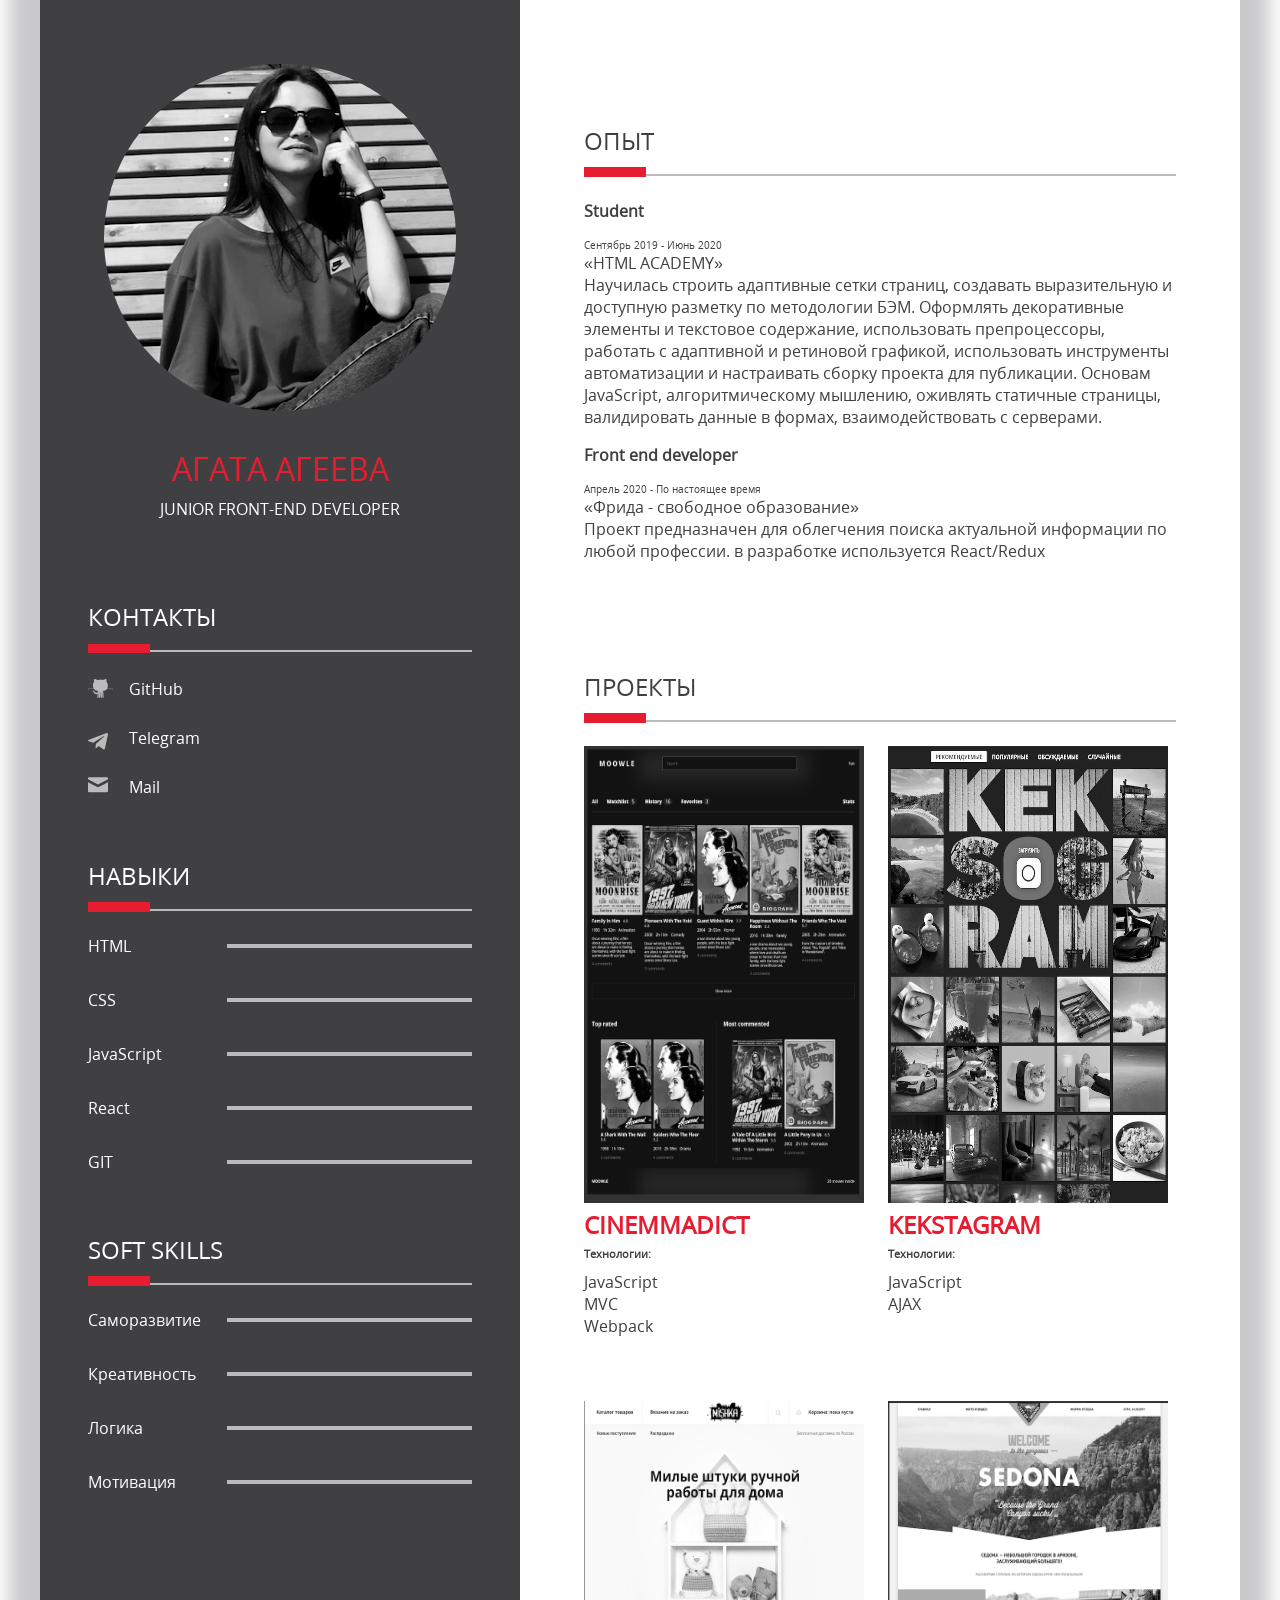
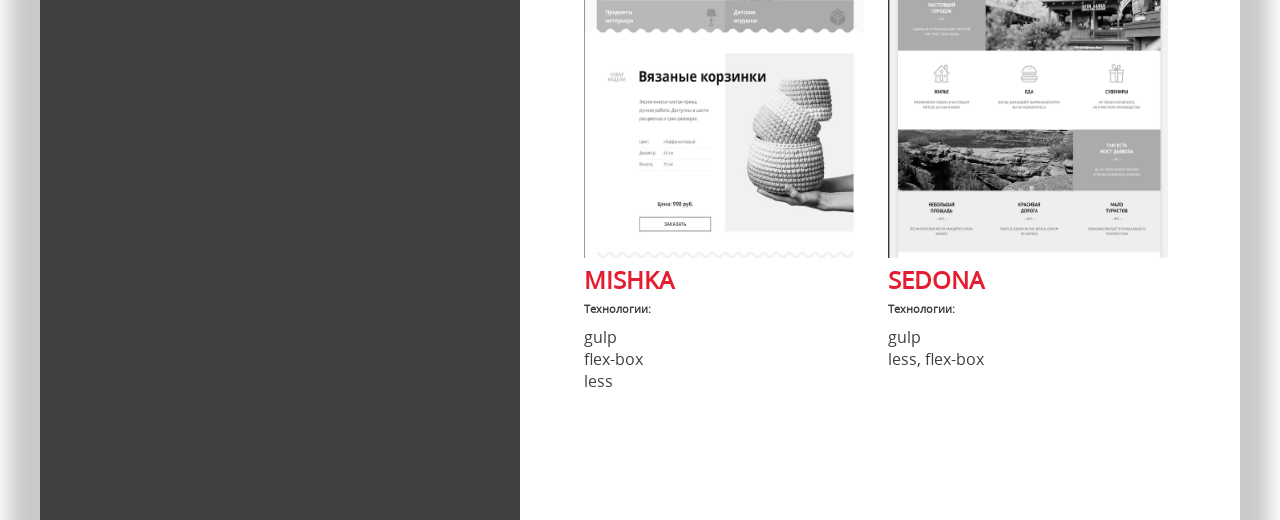
<file: index.html>
<!DOCTYPE html>
<html lang="en">

<head>
    <meta charset="UTF-8">
    <meta name="viewport" content="width=device-width, initial-scale=1.0">
    <title>Web developer</title>
    <link rel="stylesheet" href="./style.css">
</head>

<body>
    <main>
        <section class="info">
            <div class="info__img-wrapper">
                <img class="info__img" src="./img/Screenshot 2020-08-12 at 16.22.56.png" alt="фото разработчика">
            </div>
            <h1 class="info__owner">Агата Агеева
                <small>Junior front-end developer</small>
            </h1>
            <div class="contacts">
                <h2 class="contacts__title title">Контакты</h2>
                <ul class="contacts__list list">
                    <li class="contacts__list-item">
                        <a href="https://github.com/summer4requiem" target="_blank">
                            <svg class="contacts__list-icon" viewBox="0 0 512 512" class="icon">
                                <path
                                    d="M7 266.8c22.6-5.7 53.3-13.4 107-14.8-1.4-3-2.8-6-4-9.2-21-.2-85.4 2.8-107.5 8.2H2c-.6 0-1.3-.4-1.5-1.2-.2-1 .4-1.8 1.3-2 21.8-5.4 84.8-8.4 107-8.3-5-14.8-7.2-31.7-7.2-50.6 0-33.6 10.5-46.2 24.5-64-10.6-38.3 4-64.4 4-64.4s22.5-4.7 65 25.8c23.2-9.8 84.7-10.7 113.8-2.2 18-11.8 50.6-28.5 63.8-23.8 3.6 5.7 11.3 22.5 4.7 59.3 4.5 8 27.7 25.3 27.8 74-.2 18-2 33-5.6 45.8 55.6-.4 88.2 4 110.8 8.3.8.2 1.4 1 1.3 2-.2.7-1 1.3-1.6 1.3h-.5c-22.4-4-55.2-8.7-111-8.2-1 3.3-2 6.4-3.3 9.3 19 .7 71.2 2.8 113.8 15.8 1 .3 1.4 1.2 1 2 0 .8-.7 1.2-1.4 1.2h-.5c-43-13.2-96.5-15-114.2-15.6-15.4 34-47 46.6-98.3 51.8 16.6 10.5 21.3 23.6 21.3 59 0 35.5-.5 40.2-.3 48.4 0 13.4 19.7 19.8 19 24-.7 4.4-16.4 3.7-23.7 1-20.8-7-18.7-24.4-18.7-24.4l-.6-47.4s1.4-25.5-8-25.5V420c0 16.8 11.8 22 11.8 28 0 10.8-21.6-1-28.2-7.6-10-10-9-31.7-8.7-48.8.2-16.4-.2-52.5-.2-52.5l-6.8.3s3 78.7-3.6 93c-8.3 18.4-33.5 24.8-33.5 16.4 0-5.7 6.3-4 9.8-16.5 3-10.8 2-91 2-91s-8.2 4.8-8.2 19.8l-.2 57.8c0 14.8-20.8 23-31 23-5 0-11.3 0-11.3-2.8 0-6.8 19.2-10.8 19.2-25l-.3-43.8s-9.7 1.7-23.4 1.7c-34.6 0-45.6-22.2-50.8-34.6-6.8-16-15.6-23.7-25-29.7-5.7-3.7-7-8-.4-9.4 30.7-5.7 38.5 34.8 59 41.3 14.6 4.6 33.4 2.6 42.7-3.5 1.4-12.3 10.3-23 17.7-28.6-52-5-83-23-99-52-54.4 1.2-85.3 9-108 14.6L3 271.2h-.4c-.8 0-1.5-.5-1.6-1.2-.3-1 .3-1.8 1.2-2l4.8-1.2z">
                                </path>
                            </svg>
                            <span>GitHub</span>
                        </a>
                    </li>
                    <li class="contacts__list-item">
                        <a href="tg://resolve?domain=summer_requiem">
                            <svg class="contacts__list-icon" xmlns="http://www.w3.org/2000/svg" width="24" height="24"
                                viewBox="0 0 30 15">
                                <defs />
                                <path
                                    d="M9.417 15.181l-.397 5.584c.568 0 .814-.244 1.109-.537l2.663-2.545 5.518 4.041c1.012.564 1.725.267 1.998-.931L23.93 3.821l.001-.001c.321-1.496-.541-2.081-1.527-1.714l-21.29 8.151c-1.453.564-1.431 1.374-.247 1.741l5.443 1.693L18.953 5.78c.595-.394 1.136-.176.691.218z" />
                            </svg>
                            <span>Telegram</span>
                        </a>
                    </li>
                    <li class="contacts__list-item">
                        <a href="mailto:summer.requiem96@gmail.com">
                            <svg viewBox="0 7 20 5" class="contacts__list-icon" xmlns="http://www.w3.org/2000/svg"
                                width="16" height="16">
                                <path
                                    d="M8 10c-.266 0-.5-.094-1-.336L0 6v7c0 .55.45 1 1 1h14c.55 0 1-.45 1-1V6L9 9.664c-.5.242-.734.336-1 .336zm7-8H1c-.55 0-1 .45-1 1v.758l8 4.205 8-4.205V3c0-.55-.45-1-1-1z" />
                            </svg>
                            <span>Mail</span>
                        </a>
                    </li>
                </ul>
            </div>
            <div class="skills">
                <h3 class="skills__title title">Навыки</h3>
                <ul class="skills__list list">
                    <li class="skills__list__item">
                        <span>HTML</span>
                        <svg class="skills__list-svg">
                            <rect style="width: 90%;" class="skills__bar"></rect>
                        </svg>
                    </li>
                    <li class="skills__list__item">
                        <span>CSS</span>
                        <svg class="skills__list-svg">
                            <rect style="width: 70%;" class="skills__bar"></rect>
                        </svg>
                    </li>
                    <li class="skills__list__item">
                        <span>JavaScript</span>
                        <svg class="skills__list-svg">
                            <rect style="width: 45%;" class="skills__bar"></rect>
                        </svg>
                    </li>
                    <li class="skills__list__item">
                        <span>React</span>
                        <svg class="skills__list-svg">
                            <rect style="width: 40%;" class="skills__bar"></rect>
                        </svg>
                    </li>
                    <li class="skills__list__item">
                        <span>GIT</span>
                        <svg class="skills__list-svg">
                            <rect style="width: 60%;" class="skills__bar"></rect>
                        </svg>
                    </li>
                </ul>
            </div>
            <div>
                <div class="title">Soft skills</div>
                <ul class="skills__list list">
                    <li class="skills__list__item">
                        <span>Cаморазвитие</span>
                        <svg class="skills__list-svg">
                            <rect style="width: 90%;" class="skills__bar"></rect>
                        </svg>
                    </li>
                    <li class="skills__list__item">
                        <span>Креативность</span>
                        <svg class="skills__list-svg">
                            <rect style="width: 90%;" class="skills__bar"></rect>
                        </svg>
                    </li>
                    <li class="skills__list__item">
                        <span>Логика</span>
                        <svg class="skills__list-svg">
                            <rect style="width: 90%;" class="skills__bar"></rect>
                        </svg>
                    </li>
                    <li class="skills__list__item">
                        <span>Мотивация </span>
                        <svg class="skills__list-svg">
                            <rect style="width: 90%;" class="skills__bar"></rect>
                        </svg>
                    </li>
                </ul>
            </div>
        </section>
        <div class="content__wrapper">
            <section class="details">
                <h3 class="details__title title">Опыт</h3>
                <div class="experience">
                    <p class="experience__group">
                        <strong>Student</strong>
                    <div class="experience__time-range"><time>Cентябрь 2019</time> - <time>Июнь 2020</time>
                    </div>
                    <span>«HTML ACADEMY»</span>
                    <div>
                        Научилась строить адаптивные сетки страниц, создавать выразительную и доступную разметку по методологии БЭМ. Оформлять декоративные элементы и текстовое содержание,
                        использовать препроцессоры, работать с адаптивной и ретиновой графикой, использовать инструменты
                        автоматизации и настраивать сборку проекта для публикации.
                        Основам JavaScript, алгоритмическому мышлению, оживлять статичные страницы, валидировать данные в формах, взаимодействовать с серверами.
                    </div>
                    </p>
                    <p class="experience__group">
                        <strong>Front end developer</strong>
                    <div class="experience__time-range"><time>Апрель 2020</time> - <time>По настоящее время</time>
                    </div>
                    <span>«Фрида - свободное образование»</span>
                    <div>
                        Проект предназначен для облегчения поиска актуальной информации по любой профессии.
                        в разработке используется React/Redux
                    </div>
                    </p>
                </div>
            </section>
            <section class="projects">
                <h3 class="hobbys__title details__title title">Проекты</h3>
                <ul class="projects__list list">
                    <li class="projects__list__item">
                        <a href="" target="_blank">
                            <img src="./img/cinema-cut.png" alt="Онлайн-кинотеатр" width="100">
                        </a>
                        <div class="projects__about">
                            <h4 class="projects__about-title">Cinemmadict</h4>
                            <strong class="projects__about-description">Технологии:</strong>
                            <ul class="list">
                                <li>JavaScript</li>
                                <li>MVC</li>
                                <li>Webpack</li>
                            </ul>
                        </div>
                    </li>
                    <li class="projects__list__item">
                        <a href="https://summer4requiem.github.io/projects/kekstagram/" target="_blank">
                            <img src="./img/qqqqqq2020-08-12 at 18.42.29.png" alt="Кекстаграм" width="100">
                        </a>
                        <div class="projects__about">
                            <h4 class="projects__about-title">Kekstagram</h4>
                            <strong class="projects__about-description">Технологии:</strong>
                            <ul class="list">
                                <li>JavaScript</li>
                                <li>AJAX</li>
                            </ul>
                        </div>
                    </li>
                    <li class="projects__list__item">
                        <a href="https://summer4requiem.github.io/projects/mishka/index.html" target="_blank">
                            <img src="./img/mishka-cut.png" alt="Онлайн-магазин" width="100">
                        </a>
                        <p class="projects__about">
                        <h4 class="projects__about-title">Mishka</h4>
                        <strong class="projects__about-description">Технологии:</strong>
                        <ul class="list">
                            <li>gulp</li>
                            <li>flex-box</li>
                            <li>less</li>
                        </ul>
                        </p>
                    </li>
                    <li class="projects__list__item">
                        <a href="https://summer4requiem.github.io/projects/sedona/" target="_blank">
                            <img src="./img/sedona-cut.png" alt="Туристический сайт" width="100">
                        </a>
                        <p class="projects__about">
                        <h4 class="projects__about-title">Sedona</h4>
                        <strong class="projects__about-description">Технологии:</strong>
                        <ul class="list">
                            <li>gulp</li>
                            <li>less, flex-box</li>
                        </ul>
                        </p>
                    </li>
                </ul>
        </div>
        </section>
    </main>
</body>

</html>
</file>
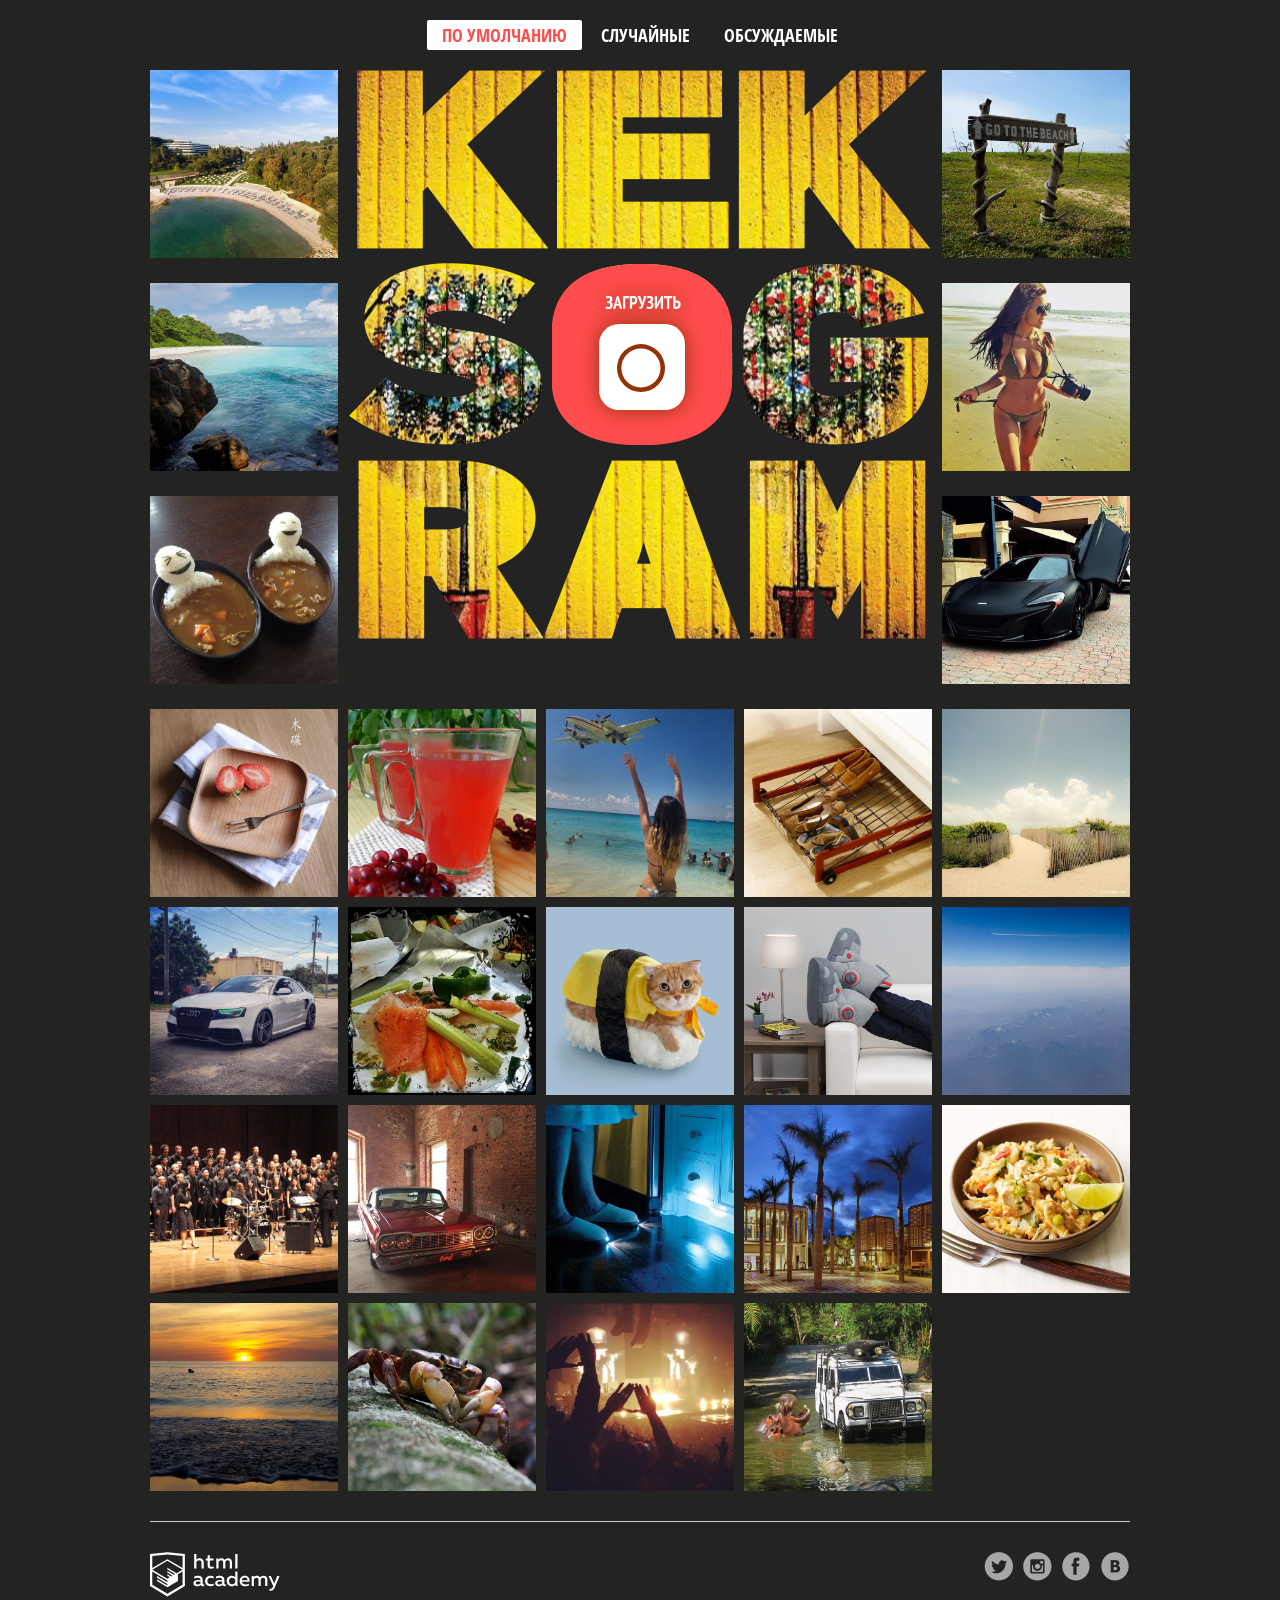
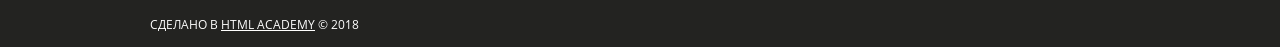
<file: projects/kekstagram/index.html>
<!DOCTYPE html>
<html lang="ru">

<head>
  <meta charset="utf-8">
  <meta name="viewport" content="width=device-width,initial-scale=1">
  <link rel="stylesheet" href="css/normalize.css">
  <link rel="stylesheet" href="css/style.css">
  <link rel="shortcut icon" href="favicon.ico" type="image/x-icon">
  <title>Кекстаграм</title>
</head>

<body>
  <main>

    <!-- Фильтрация изображений от других пользователей -->
    <section class="img-filters  img-filters--inactive  container">
      <h2 class="img-filters__title  visually-hidden">Фильтр фотографий</h2>
      <form class="img-filters__form" action="index.html" method="get" autocomplete="off">
        <button type=button class="img-filters__button  img-filters__button--active" id="filter-default">По
          умолчанию</button>
        <button type=button class="img-filters__button" id="filter-random">Случайные</button>
        <button type=button class="img-filters__button" id="filter-discussed">Обсуждаемые</button>
      </form>
    </section>

    <!-- Контейнер для изображений от других пользователей -->
    <section class="pictures  container">
      <h2 class="pictures__title  visually-hidden">Фотографии других пользователей</h2>

      <!-- Поле для загрузки нового изображения на сайт -->
      <section class="img-upload">
        <div class="img-upload__wrapper">
          <h2 class="img-upload__title  visually-hidden">Загрузка фотографии</h2>
          <form class="img-upload__form" id="upload-select-image" method="post" enctype="multipart/form-data"
            action="./upload.json" autocomplete="off">

            <!-- Изначальное состояние поля для загрузки изображения -->
            <fieldset class="img-upload__start">
              <input  name="filename" type="file" id="upload-file" class="img-upload__input  visually-hidden">
              <label for="upload-file" class="img-upload__label  img-upload__control" tabindex="0">Загрузить</label>
            </fieldset>

            <!-- Форма редактирования изображения -->
            <div class="img-upload__overlay hidden">
              <div class="img-upload__wrapper">
                <div class="img-upload__preview-container">

                  <!-- Изменение размера изображения -->
                  <fieldset class="img-upload__scale  scale">
                    <button type="button" class="scale__control  scale__control--smaller">Уменьшить</button>
                    <input type="text" class="scale__control  scale__control--value" value="100%" title="Image Scale"
                      name="scale" readonly>
                    <button type="button" class="scale__control  scale__control--bigger">Увеличить</button>
                  </fieldset>

                  <!-- Предварительный просмотр изображения -->
                  <div class="img-upload__preview">
                    <img class="default-image" src="img/upload-default-image.jpg"  alt="Предварительный просмотр фотографии" width="586px" height="auto">
                  </div>

                  <!-- Изменение глубины эффекта, накладываемого на изображение -->
                  <fieldset class="img-upload__effect-level  effect-level">
                    <input class="effect-level__value" type="number" name="effect-level" value="20">
                    <div class="effect-level__line">
                      <div class="effect-level__pin" tabindex="0">Кнопка изменения глубины эффекта фотографии</div>
                      <div class="effect-level__depth">Глубина эффекта фотографии</div>
                    </div>
                  </fieldset>

                  <!-- Кнопка для закрытия формы редактирования изображения -->
                  <button type="reset" class="img-upload__cancel  cancel" id="upload-cancel">Закрыть</button>
                </div>

                <!-- Наложение эффекта на изображение -->
                <fieldset class="img-upload__effects  effects">
                  <ul class="effects__list">
                    <li class="effects__item">
                      <input type="radio" class="effects__radio  visually-hidden" name="effect" id="effect-none"
                        value="none" checked>
                      <label for="effect-none" class="effects__label">
                        <span class="effects__preview  effects__preview--none">Превью фото без эффекта</span>
                        Оригинал
                      </label>
                    </li>
                    <li class="effects__item">
                      <input type="radio" class="effects__radio  visually-hidden" name="effect" id="effect-chrome"
                        value="chrome">
                      <label for="effect-chrome" class="effects__label">
                        <span class="effects__preview  effects__preview--chrome">Превью эффекта Хром</span>
                        Хром
                      </label>
                    </li>
                    <li class="effects__item">
                      <input type="radio" class="effects__radio  visually-hidden" name="effect" id="effect-sepia"
                        value="sepia">
                      <label for="effect-sepia" class="effects__label">
                        <span class="effects__preview  effects__preview--sepia">Превью эффекта Сепия</span>
                        Сепия
                      </label>
                    </li>
                    <li class="effects__item">
                      <input type="radio" class="effects__radio  visually-hidden" name="effect" id="effect-marvin"
                        value="marvin">
                      <label for="effect-marvin" class="effects__label">
                        <span class="effects__preview  effects__preview--marvin">Превью эффекта Марвин</span>
                        Марвин
                      </label>
                    </li>
                    <li class="effects__item">
                      <input type="radio" class="effects__radio  visually-hidden" name="effect" id="effect-phobos"
                        value="phobos">
                      <label for="effect-phobos" class="effects__label">
                        <span class="effects__preview  effects__preview--phobos">Превью эффекта Фобос</span>
                        Фобос
                      </label>
                    </li>
                    <li class="effects__item">
                      <input type="radio" class="effects__radio  visually-hidden" name="effect" id="effect-heat"
                        value="heat">
                      <label for="effect-heat" class="effects__label">
                        <span class="effects__preview  effects__preview--heat">Превью эффекта Зной</span>
                        Зной
                      </label>
                    </li>
                  </ul>
                </fieldset>

                <!-- Добавление хэш-тегов и комментария к изображению -->
                <fieldset class="img-upload__text text">
                  <input class="text__hashtags" name="hashtags" placeholder="#хэш-тег">
                  <textarea class="text__description" name="description" placeholder="Ваш комментарий..." type="text"
                    maxlength="140"></textarea>
                </fieldset>

                <!-- Кнопка для отправки данных на сервер -->
                <button type="submit" class="img-upload__submit" id="upload-submit">Опубликовать</button>
              </div>
            </div>
          </form>
        </div>
      </section>

      <!-- Здесь будут изображения других пользователей -->

    </section>

    <!-- Полноэкранный показ изображения -->
    <section class="big-picture  overlay  hidden">
      <h2 class="big-picture__title  visually-hidden">Просмотр фотографии</h2>
      <div class="big-picture__preview">

        <!-- Просмотр изображения -->
        <div class="big-picture__img">
          <img src="img/logo-background-3.jpg" alt="Девушка в купальнике" width="600" height="600">
        </div>

        <!-- Информация об изображении. Подпись, комментарии, количество лайков -->
        <div class="big-picture__social  social">
          <div class="social__header">
            <img class="social__picture" src="img/avatar-1.svg" alt="Аватар автора фотографии" width="35" height="35">
            <p class="social__caption">Тестим новую камеру! =)</p>
            <p class="social__likes">Нравится <span class="likes-count">356</span></p>
          </div>

          <!-- Комментарии к изображению -->
          <div class="social__comment-count">
            <span class="comments-loaded">5</span>
            из
            <span class="comments-count">125</span> комментариев
          </div>
          <ul class="social__comments">
            <li class="social__comment">
              <img class="social__picture" src="img/avatar-4.svg" alt="Аватар комментатора фотографии" width="35"
                height="35">
              <p class="social__text">Мега фото! Просто обалдеть. Как вам так удалось?</p>
            </li>
            <li class="social__comment">
              <img class="social__picture" src="img/avatar-3.svg" alt="Аватар комментатора фотографии" width="35"
                height="35">
              <p class="social__text">Да это фоташоп!!!!!!!!</p>
            </li>
          </ul>

          <!-- Кнопка для загрузки новой порции комментариев -->
          <button type="button" class="social__comments-loader  comments-loader">Загрузить еще</button>

          <!-- Форма для отправки комментария -->
          <div class="social__footer">
            <img class="social__picture" src="img/avatar-6.svg" alt="Аватар комментатора фотографии" width="35"
              height="35">
            <input type="text" class="social__footer-text" placeholder="Ваш комментарий..." maxlength="140">
            <button type="submit" class="social__footer-btn" name="button">Отправить</button>
          </div>
        </div>

        <!-- Кнопка для выхода из полноэкранного просмотра изображения -->
        <button type="reset" class="big-picture__cancel  cancel" id="picture-cancel" tabindex="0">Закрыть</button>
      </div>
    </section>
  </main>

  <footer class="page-footer  container">
    <div class="page-footer__wrapper">
      <div class="page-footer__copyright  copyright">
        <a class="copyright__link  copyright__link--image" href="https://htmlacademy.ru/intensive/javascript"><img
            src="img/htmla-logo.svg" width="130" height="45" alt="HTML Academy"></a>
        <p>Сделано в <a class="copyright__link  copyright__link--text"
            href="https://htmlacademy.ru/intensive/javascript">HTML Academy</a> &copy; 2018</p>
      </div>
      <ul class="page-footer__contacts  contacts">
        <li><a href="https://twitter.com/htmlacademy_ru" class="contacts__link  contacts__link--twitter">Twitter</a>
        </li>
        <li><a href="https://www.instagram.com/htmlacademy/"
            class="contacts__link  contacts__link--instagram">Instagtam</a></li>
        <li><a href="https://www.facebook.com/htmlacademy" class="contacts__link  contacts__link--facebook">Facebook</a>
        </li>
        <li><a href="https://vk.com/htmlacademy" class="contacts__link  contacts__link--vk">VK</a></li>
      </ul>
    </div>
  </footer>

  <!-- Шаблон изображения случайного пользователя -->
  <template id="picture">
    <a href="#" class="picture" tabindex="0">
      <img class="picture__img" src="" width="182" height="182" alt="Случайная фотография">
      <p class="picture__info">
        <span class="picture__comments"></span>
        <span class="picture__likes"></span>
      </p>
    </a>
  </template>

  <!-- Сообщение с ошибкой загрузки изображения -->
  <template id="error">
    <section class="error">
      <div class="error__inner">
        <h2 class="error__title">Ошибка загрузки файла</h2>
        <button type="button" class="error__button">Загрузить другой файл</button>
      </div>
    </section>
  </template>

  <!-- Сообщение об успешной загрузке изображения -->
  <template id="success">
    <section class="success">
      <div class="success__inner">
        <h2 class="success__title">Изображение успешно загружено</h2>
        <button type="button" class="success__button">Круто!</button>
      </div>
    </section>
  </template>

  <!-- Экран загрузки изображения -->
  <template id="messages">
    <div class="img-upload__message  img-upload__message--loading">Загружаем...</div>
  </template>

  <script src="./js/utils.js"></script>
  <script src="./js/debounce.js"></script>
  <script src="./js/validation.js"></script>
  <script src="./js/backend.js"></script>
  <script src="./js/render-pictures.js"></script>
  <script src="./js/big-pictures.js"></script>
  <script src="./js/pictures.js"></script>
  <script src="./js/photo-edit.js"></script>
  <script src="./js/zoom.js"></script>
  <script src="./js/filter.js"></script>
  <script src="./js/form.js"></script>
  <script src="./js/slider.js"></script>
</body>

</html>
</file>
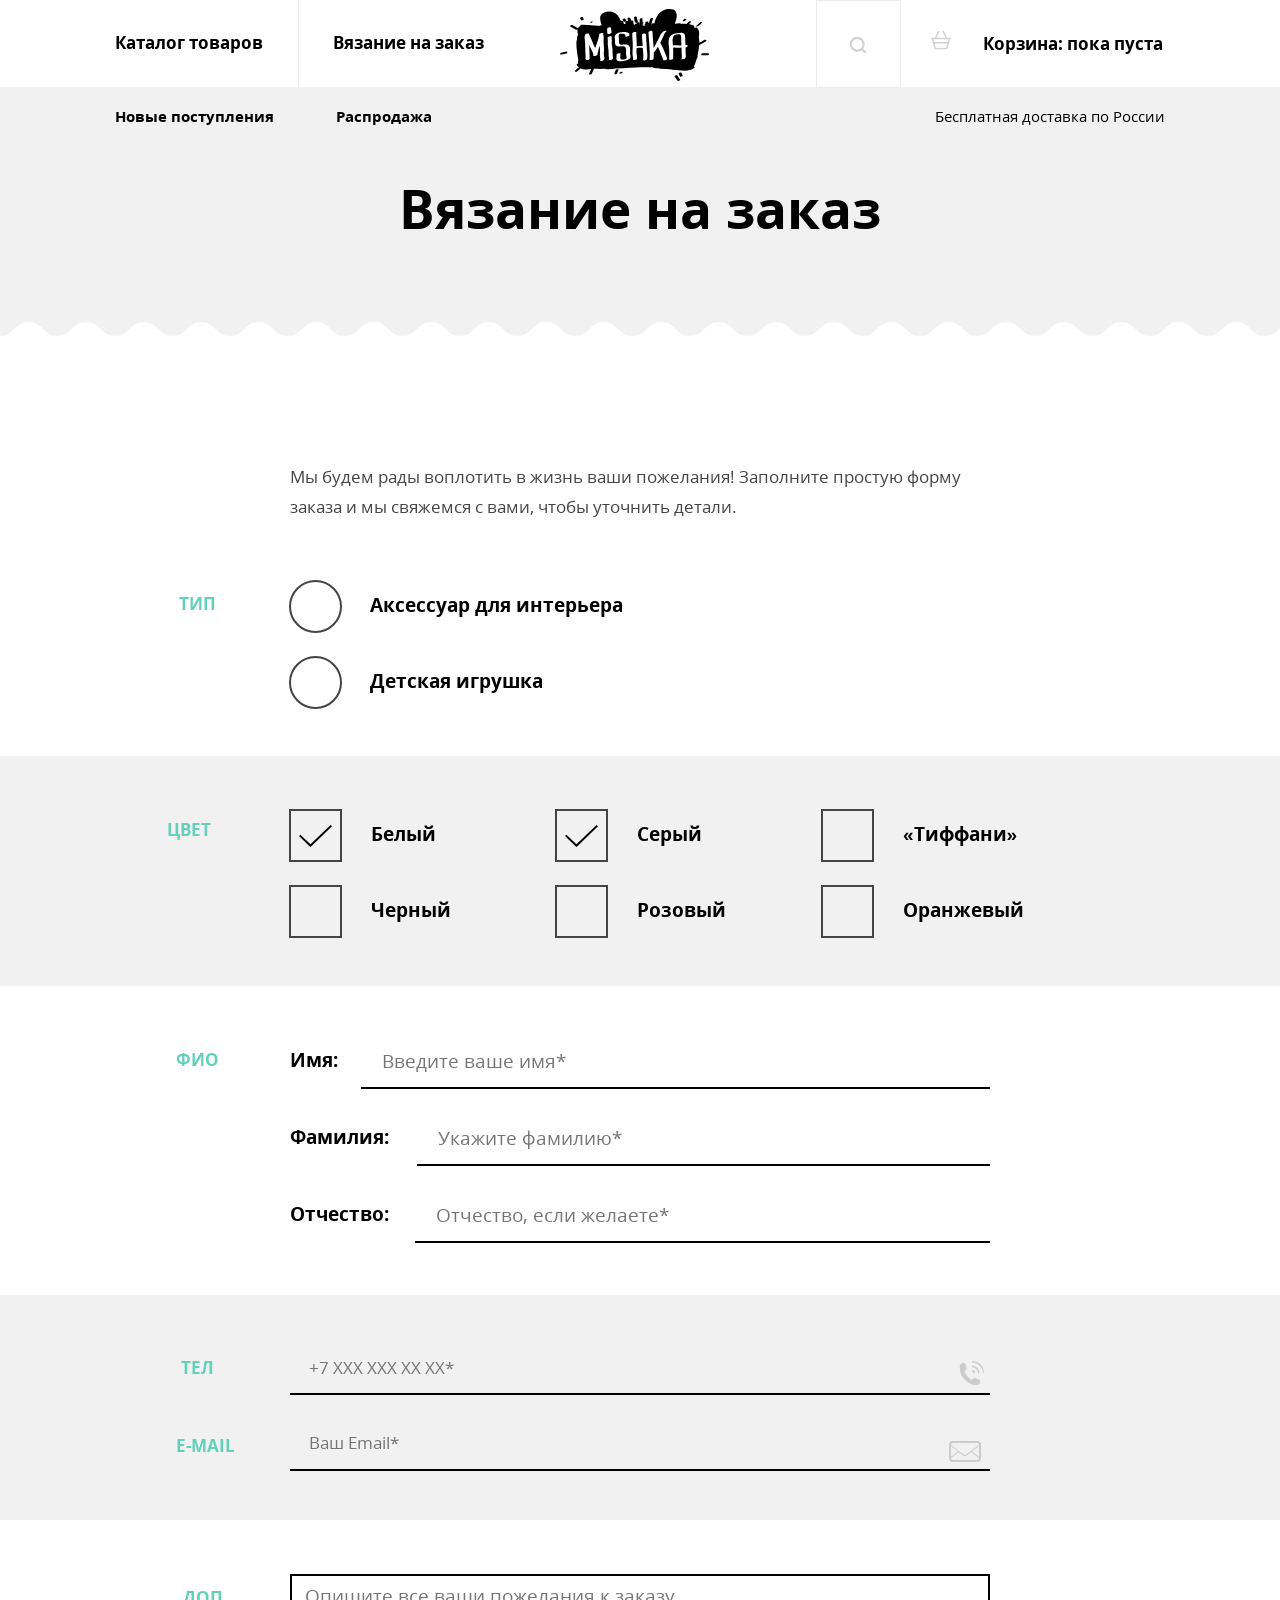
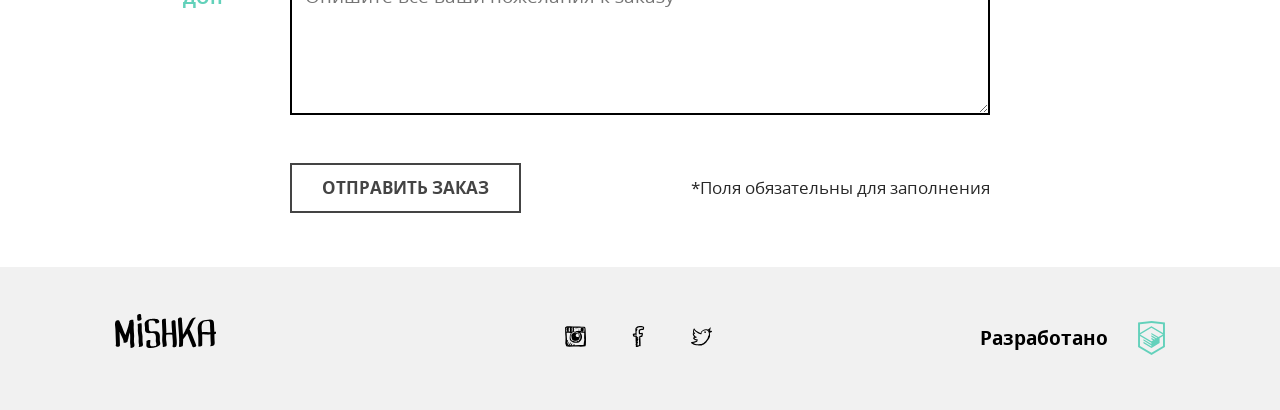
<file: projects/mishka/form.html>
<!DOCTYPE html><html lang="ru"><head><meta charset="utf-8"><meta name="viewport" content="width=device-width,initial-scale=1"><meta name="format-detection" content="telephone=no"><title>Вязание на заказ</title><link rel="stylesheet" href="css/style.min.css"><link rel="preload" href="fonts/opensans.woff2" as="font"><link rel="preload" href="fonts/opensansbold.woff2" as="font"></head><body><div style="display:none"><svg xmlns="http://www.w3.org/2000/svg" xmlns:xlink="http://www.w3.org/1999/xlink"><symbol id="icon-cart" viewBox="264.205 370.961 20.294 18.849"><path d="M283.75 378.19h-3.151l-3.407-6.814a.75.75 0 10-1.341.671l3.071 6.143h-9.138l3.072-6.143a.75.75 0 00-1.341-.671l-3.407 6.814h-3.151a.75.75 0 000 1.5h.157l.855 2.991a.737.737 0 00-.316.595c0 .396.309.71.697.739l1.656 5.795h12.697l1.656-5.795a.745.745 0 00.698-.739.738.738 0 00-.316-.596l.854-2.991h.157a.75.75 0 10-.002-1.499zm-4.181 10.121h-10.433l-1.224-4.284h12.881l-1.224 4.284zm1.653-5.785h-13.739l-.81-2.836h15.359l-.81 2.836z"></path></symbol><symbol id="icon-fb" viewBox="56.519 49.996 14.962 27.718"><path d="M68.181 55.188c1.026.029 1.993 0 2.681-.3.391-.818.556-1.854.619-2.989-.19-.015-.062-.337-.207-.399-.029-.202-.278-.195-.309-.398-.277-.165-.457-.422-.723-.598-.727-.162-1.44-.335-2.164-.499-.849.044-1.895-.103-2.58.1-2.619-.04-3.997 1.12-5.259 2.392-.023.078-.003.197-.105.199-.574 1.587-.125 3.621-.204 5.581.099.436.107.958.204 1.395-.998.296-2.212.387-3.402.499-.317.324-.178 1.089-.206 1.693.085.583.278 1.06.413 1.595.211.193.596.396.825.498.065.029.071.082.103.1.506.268 1.451.008 2.268.1-.136 1.978.256 3.915 0 5.68.007.327.295.382.208.798-.001.963-.067 1.99.208 2.69-.287.455-.497.982-.415 1.794.122.016.114.157.105.299-.075.47.643.175.515.698.162.456-.428.184-.413.498v.896c.53.285 1.462.182 2.268.199.908-.419 2.188-.479 2.785-1.196.459.235.916-.014 1.238-.199-.018-.315.273-.333.205-.698-.004-.328-.173-.496-.103-.896v-2.89c-.206-2.293-.048-4.938-.309-7.176.888-.105 1.917-.075 2.578-.398.357-.451.377-1.23.516-1.895.177-.226.221-.583.206-.996.19-.213.068-.729.104-1.096-.141-.595-.168-1.3-.825-1.39-.884-.235-2.043.595-2.991.299.049-1.134-.293-2.342 0-3.388.746-.181 1.446-.4 2.166-.602zm-3.818 4.783c.117.254.254.486.414.698.079.022.203.003.205.101a10.319 10.319 0 003.096-.299c0 .998-.271 1.733-.518 2.492-.662.045-1.467.3-1.958.198-.276.165-.372.506-.62.698-.049.441.142.495 0 .797-.201.137-.055.611-.205.796v1.496c.085.281-.146.258-.104.497v3.488c-.085.281.146.258.104.498v2.989c.063.271-.132.791.103.896-.07.364-.412-.021-.824.1-.528.122-.926.369-1.548.4.117-.353.32-.622.311-1.097.049-.381-.365-.312-.516-.49.193-.644.562-1.117.722-1.793.197-.515.714-1.298.31-1.794-.522-.105-.521.293-.826.398-.022.077-.002.196-.103.199-.023.077-.003.196-.103.199.01.12-.151.062 0 0 .022-.078.002-.197.103-.199.023-.077.002-.197.103-.199v-.299c.368-.575.67-1.214.826-1.993.191-.28.283-.656.412-.997.156-.262.34-.869.104-1.195-.517.033-.796.295-.93.697-.32-.189.161-.434.104-.697.138-.231.169-.566.309-.797.202-.413.564-1.304 0-1.596-.438-.023-.612.207-.723.498-.214.191-.43.383-.516.698-.373-.07-.143-.727-.206-1.097-.067-.52.122-.899 0-1.195-.56-.799-2.026-.105-3.197-.299-.108-.307-.222-.984-.104-1.195 1.045-.088 2.479.201 3.197-.199.024-.078.003-.197.104-.199.094-.723-.271-1-.515-1.396.232-.806.04-2.02.104-2.989.233-.141.328-.414.515-.598.112-.955.673-1.476.722-2.49-.273.001-.607-.055-.619.199-.302-.114-.382.479-.515.199-.112-.541.246-.626.309-.997.599-.418 1.212-.82 1.856-1.195 1.741-.244 4.648-.449 6.086.198.051.616-.287.854-.207 1.496h-1.546c-1.092.24-1.987.672-2.991.997-.24.066-.276.331-.516.398-.036.396-.225.646-.311.996-.079 1.431.133 2.589.102 3.978z"></path></symbol><symbol id="icon-feature-ball"><path d="M.286 14.069a17.244 17.244 0 00.008 6.301l4.121-3.21-4.129-3.091zM24.403 1.585C19.62-.623 13.959-.559 9.149 1.992l7.513 5.625 7.741-6.032zm9.498 11.59l-4.811 3.748 4.936 3.695a17.248 17.248 0 00-.125-7.443zM9.209 32.414c4.844 2.534 10.724 2.65 15.73.113l-8.096-6.062-7.634 5.949zM7.914 14.433L1.681 9.767c-.32.669-.595 1.356-.825 2.056l5.308 3.974 1.75-1.364zm10.679 10.669l8.336 6.242a17.184 17.184 0 001.74-1.372l-8.326-6.234-1.75 1.364zm-7.18-13.395L4.002 6.158a17.073 17.073 0 00-1.269 1.723l6.931 5.189 1.749-1.363zm10.68 10.668l8.092 6.059c.471-.544.904-1.112 1.297-1.701l-7.639-5.721-1.75 1.363zM14.913 8.98L7.196 3.203a17.436 17.436 0 00-1.709 1.394l7.676 5.747 1.75-1.364zm10.679 10.669l6.972 5.221c.33-.662.615-1.341.855-2.033l-6.077-4.55-1.75 1.362zm.856-16.943L.88 22.626c.233.698.513 1.386.839 2.059l26.52-20.663a17.006 17.006 0 00-1.791-1.316zm4.295 3.918a17.418 17.418 0 00-.939-1.106L2.786 26.567a17.144 17.144 0 001.279 1.717l27.09-21.108c-.134-.186-.269-.37-.412-.552zm1.555 2.375L5.552 29.838c.544.501 1.114.962 1.708 1.382l25.962-20.228a17.158 17.158 0 00-.924-1.993z"></path></symbol><symbol id="icon-feature-flower" viewBox="8.014 4.35 31.972 37.301"><path d="M24 41.65c8.827 0 15.986-7.159 15.986-15.986C31.158 25.664 24 32.822 24 41.65zM12.641 20.78a4.442 4.442 0 004.44 4.441c.932 0 1.803-.294 2.513-.782l-.036.337c0 2.451 1.99 4.441 4.441 4.441s4.44-1.99 4.44-4.441l-.036-.337a4.396 4.396 0 002.514.782c2.451 0 4.44-1.99 4.44-4.441a4.418 4.418 0 00-2.54-3.997 4.434 4.434 0 002.54-3.997 4.441 4.441 0 00-6.954-3.659l.037-.337a4.441 4.441 0 00-8.881 0l.036.337a4.392 4.392 0 00-2.513-.781 4.442 4.442 0 00-4.44 4.44 4.42 4.42 0 002.54 3.997 4.42 4.42 0 00-2.541 3.997zM24 12.343a4.441 4.441 0 014.44 4.44 4.441 4.441 0 01-8.881 0c0-2.451 1.99-4.44 4.441-4.44zM8.014 25.664c0 8.827 7.158 15.986 15.986 15.986 0-8.828-7.158-15.986-15.986-15.986z"></path></symbol><symbol id="icon-feature-gift" viewBox="239.665 239.757 32.666 32.486"><path d="M242.56 272.243h12.504v-13.91H242.56v13.91zm28.182-23.62h-7.335c.521-.267.984-.549 1.396-.845 1.588-1.133 2.424-2.57 2.42-3.999.002-1.169-.556-2.202-1.359-2.901a4.585 4.585 0 00-3.016-1.121c-1.22-.001-2.352.421-3.32 1.069-1.459.979-2.606 2.451-3.424 4.067-.039.079-.078.157-.115.236a12.944 12.944 0 00-1.041-1.792c-.691-.985-1.523-1.86-2.497-2.511-.97-.646-2.103-1.069-3.322-1.069-1.213.004-2.323.514-3.155 1.295-.828.783-1.41 1.885-1.412 3.135-.002.73.211 1.494.649 2.188.552.872 1.424 1.628 2.633 2.248h-6.588c-.878 0-1.591.712-1.591 1.59v5.897h15.396v-7.488h1.873v7.488h15.396v-5.897a1.585 1.585 0 00-1.588-1.59m-22.362-2.339c-.622-.391-1-.785-1.22-1.135-.22-.354-.294-.662-.296-.963-.004-.504.248-1.042.691-1.461.437-.415 1.028-.667 1.562-.667h.013c.685 0 1.366.231 2.046.683 1.018.671 1.975 1.85 2.645 3.187.342.676.609 1.39.789 2.087-3.082-.321-5.078-1.002-6.23-1.731m10.537-1.627c.557-.797 1.21-1.466 1.887-1.916.68-.451 1.362-.683 2.047-.683h.006c.574 0 1.117.22 1.494.55.377.336.571.739.573 1.171-.004.512-.272 1.259-1.467 2.132-1.138.825-3.101 1.673-6.127 2.265a10.57 10.57 0 011.587-3.519m-1.98 27.586h12.506v-13.91h-12.506v13.91z"></path></symbol><symbol id="icon-feature-heart" viewBox="47.475 50.071 33.05 27.857"><path d="M80.525 58.808a8.736 8.736 0 00-8.736-8.736A8.727 8.727 0 0064 54.865a8.727 8.727 0 00-7.789-4.793 8.736 8.736 0 00-8.736 8.736c0 9.127 14.657 19.121 16.525 19.121 1.869 0 16.525-9.95 16.525-19.121z"></path></symbol><symbol id="icon-feature-money" viewBox="46.212 56.834 46.575 27.332"><path d="M88.882 56.834H50.116a3.905 3.905 0 00-3.904 3.905V80.26a3.905 3.905 0 003.904 3.905h38.766a3.906 3.906 0 003.905-3.905V60.739a3.906 3.906 0 00-3.905-3.905zm-39.647 24.95V59.551h40.202v22.233H49.235z"></path><path d="M53.14 77.88h32.395V63.456H53.14V77.88zM69.5 65.354a5.315 5.315 0 110 10.63 5.315 5.315 0 010-10.63z"></path></symbol><symbol id="icon-feature-rocket" viewBox="612.532 500.386 54.156 23.183"><path d="M652.844 506.098c-3.647-.971-7.839-1.667-12.359-1.666a46.394 46.394 0 00-7.71.623l-6.784-4.668-13.456.005 5.811 6.184h8.447c-4.58 1.598-6.759 3.515-6.759 3.515l.002 3.777s2.313 1.912 6.931 3.518l-8.623-.005-5.811 6.188 13.455.002 6.816-4.692c2.261.398 4.822.647 7.681.648 4.522-.001 8.712-.697 12.36-1.667-1.176-1.775-1.915-3.743-1.918-5.877.003-2.141.738-4.112 1.917-5.885zm3.423 1.034c-1.284 1.605-1.969 3.25-1.965 4.84-.007 1.597.677 3.238 1.968 4.847 6.399-2.162 10.419-4.841 10.419-4.841s-4.019-2.68-10.422-4.846z"></path></symbol><symbol id="icon-flag" viewBox="-11.34 -28.346 46.68 81.691"><path d="M-3.561-24.455v38.9l38.9-19.451-38.9-19.449zm-7.779 77.801v-81.691h3.805v81.691h-3.805z"></path><path fill="#231F20" d="M-11.34-28.346h3.805v81.691h-3.805z"></path></symbol><symbol id="icon-insta" viewBox="53.115 53.19 21.769 21.334"><path d="M74.881 65.336c-.013-2.395-.344-4.788-.303-7.135a37.854 37.854 0 00-.152-2.278c-.105-.3-.111-.699-.152-1.062-.26-.17-.222-.64-.456-.835-.423-.233-1.201-.114-1.744-.22-.657-.026-1.254-.115-1.899-.153-1.936-.101-3.973-.076-5.996-.076-2.001 0-3.954-.145-5.695-.379h-2.202c-.097.004-.105.098-.227.076-.599.034-1.077.188-1.595.303-.21.119-.421.235-.683.304-.136.192-.513.145-.607.379-.186.212.185.451 0 .607v.911c.173.13.027.58.075.835v.987c-.017 1.281.134 2.397.076 3.72.467 2.762.374 6.537.076 9.413.155.579.363 1.105.455 1.746.256.479.335 1.133.683 1.52.502.206 1.233.186 1.898.229.383.098.667.293 1.14.3 2.843-.21 5.496-.154 8.427-.229 2.704.24 5.802.188 8.275-.228.195-.134.128-.529.228-.76-.056-.385.207-.449.228-.759.131-2.395.164-4.789.15-7.216zm-12.982-6.225c.757-.153 1.48-.341 2.429-.304.71.076 1.287.283 1.897.456.116.184-.243.547.153.684v.076c.059.017.149.002.151.076.445.035.794.167 1.063.379.45.055.536.476 1.138.3-.091.213-.084.524-.075.835.324 1.183.475 2.81.303 4.252-.164.163-.215.442-.303.683-.311.322-.481.785-.836 1.062-.095.236-.25.408-.454.533-.116.213-.206.452-.457.53-.298.163-.577.011-.834-.076-.446.162-.904.312-1.215.607-.816-.096-1.648-.175-2.43-.304-.242-.139-.487-.273-.835-.305a1.997 1.997 0 00-.836-.455c-.101-.127-.337-.118-.455-.229-.198-.029-.229-.227-.456-.229-.118-.412-.443-.618-.532-1.062-.226-.331-.308-.805-.455-1.215-.043-1.434.091-2.692.379-3.796.346-.591.779-1.094 1.138-1.67.249.021.365-.09.38-.304.306.053.434-.072.684-.075.257.008.269-.309.458-.449zm-1.67-2.733c-.117-.263-.066-.691-.075-1.062-.007-.285.278-.279.304-.532-.003-.074-.093-.059-.152-.076.126-.146.701-.097.834 0 .132.537-.354.455-.531.684.011.167.322.032.456.076.029.854-.059 1.496 0 2.202h-.456c-.007.234.229.226.456.228-.059.286.092.363.075.607-.226.153-.716.042-1.062.075-.103-.594.235-1.375.151-2.202zm-.683-1.594c.088-.013.134.016.151.076.179.253.01.683-.076.911-.173-.179-.026-.682-.075-.987zm.152 1.822c-.132-.069-.168-.237-.152-.456.132.071.167.238.152.456zm0 1.367c-.058.139-.082-.045-.076-.152.058-.139.081.045.076.152zm-.152.228c.175-.024.084.219.228.227-.009.193-.283.179-.38.077.039-.112.113-.193.152-.304zm-2.354-1.216c.006-.108.013-.214-.076-.228-.073-.733.13-1.415 0-1.973.25-.155.769-.042 1.139-.077v1.139c-.088.064-.203.101-.379.077-.054.28.324.131.379.304.008.853-.056 1.777.152 2.429-.565-.059-.906.107-1.442.076.097-.612-.019-1.435.531-1.594-.012-.141-.257-.047-.304-.153zm-.531 0c-.204.021-.217-.534-.077-.607.328.006.249.501.077.607zm-.152.988c.077-.312.034-.304.075-.683.228.013.26.77-.075.683zm.228-2.05c-.263.054-.273-.266-.153-.38.263-.053.272.267.153.38zm0-1.139c.033.159-.052.201-.076.304-.176.023-.084-.219-.229-.229.025-.102.191-.062.305-.075zm-.228 3.721c.148-.031.11.345-.076.227a.363.363 0 00.076-.227zm-.684-3.721c.029.259-.438.32-.379 0h.379zm-.987.076c-.034.219-.326.179-.379.379-.214-.17.084-.468.379-.379zm-.455.759c.226-.205.451-.41.684-.607-.021-.123.071-.131.076-.228h.229c.102.381-.261.296-.305.531.021.122-.072.131-.075.227.02.335.121.588.075.988-.27.008-.276.28-.607.227.022-.428-.135-.674-.077-1.138zm.076 3.265V57.29c.195-.185.396-.364.607-.532.295.489.179 1.392.455 1.897-.275.157-.75.111-1.062.229zM72.68 69.968c-.109.954-.158 1.968-.379 2.809-2.89.123-6.02.005-8.883.153-.199.045-.273-.031-.229-.229-.253 0-.258.247-.531.229.201-.336.438-.898.151-1.291-.797.013-.797.821-1.138 1.291-.686-.053-1.137.127-1.823.075.18-.705.75-1.021.911-1.745-.395-.55-.989.138-1.214.455-.204.48-.557.81-.76 1.29H57.8c.238-.469.489-.926.759-1.366.171-.512.625-.741.683-1.367-.157-.28-.42-.029-.683 0-.123.182-.272.335-.38.531-.232.376-.501.714-.684 1.14-.181.208-.335.003-.53.227-.389.271-.581.736-.988.987-.174-.06.039-.356.153-.38.045-.181-.096-.55.075-.607.063-.366.212-.647.379-.91.119-.742.521-1.199.684-1.898-.559.099-.674.643-.988.987-.212.445-.542.772-.683 1.291-.174-.131-.028-.58-.076-.836.122-.586.298-1.119.38-1.746.133-.22.173-.535.228-.834.168-.209.046-.61-.077-.761-.226.027-.374.133-.455.304-.192-.032-.193.506-.304.304-.045-2.587-.451-4.812-.456-7.438.026-.331-.183-.424-.228-.685 1.629.028 3.121.091 4.783.229-.089.139-.199.257-.304.379-.144.07-.226.173-.378.304-.604 1.653-.975 3.984-.607 6.15.229.58.589 1.029.986 1.441.907.485 1.635 1.149 2.506 1.671 1.701.361 3.84.369 5.541 0 .236-.12.484-.226.685-.38 1.364-1.242 2.753-2.459 2.961-4.859v-1.367c-.197-1.598-.688-2.905-1.747-3.644.331-.22 1.099.043 1.67.076.223.013.447.014.684 0 .408-.024.928-.055 1.443 0 .144.187.113.544.228.76-.062 1.684-.192 3.3-.152 5.087.103.454.127.986.229 1.441-.091.973-.237 1.89-.457 2.732zm.379-11.16c-.639-.12-1.232-.284-1.897-.379.072-.333.799-.01.987-.228.385-.223.295-.92.304-1.51.032-.348.114-.644.076-1.063-.401-.951-1.783-.421-2.886-.455-.225.718-.47 1.8-.304 2.657.169.49 1.024.292 1.519.456-.14.332-.688.057-.987.076-.296-.083-.707-.052-.986-.151-2.285.078-4.284.004-6.529.151.117-1.248.063-2.465-.076-3.645h3.112c-.344.364-.912.507-1.29.835-.44.244-.861.505-1.139.911.249.134.535-.245.759-.379.355-.074.479-.381.835-.455.423-.438 1.096-.625 1.67-.912.378-.022.697.013.987.077 1.283.007 2.456.126 3.796.076.614.145 1.45.069 1.974.304.107.298.231.579.305.911.008.986-.149 1.816-.23 2.723zm-5.845-3.72c.11-.047-.009-.092 0 0zm0 0c-.529.154-1.019.348-1.367.682.484-.198 1.059-.306 1.367-.682zm1.062.607c.111-.047-.007-.091 0 0zm-1.746.911c.727-.158 1.181-.591 1.746-.911-.437.019-.592.32-.987.379-.215.217-.6.26-.759.532zm-.683-.835c-.111.047.007.092 0 0zm-.683.607c.11-.046-.008-.092 0 0zm-.075.076c.063.014.07-.03.075-.076-.064-.014-.072.03-.075.076zm-.077.076c.064.014.072-.03.077-.076-.067-.013-.072.029-.077.076zm-.834.608c.346-.134.613-.348.834-.607a2.018 2.018 0 00-.834.607zm2.276.987c.533-.049.749-.416 1.215-.531.284-.298.784-.381.987-.76-.56.023-.766.399-1.216.531-.284.297-.751.413-.986.76zm-2.276-.987c-.317-.074-.016.227 0 0zm-.533.379c.021.021.115-.037.076-.077-.021-.02-.116.038-.076.077zm2.809.608c-.11.047.007.091 0 0zm-1.14 1.821c-.223-.231-.676-.233-.986-.379-.697-.038-1.223.093-1.746.229-.304.151-.607.304-.91.454-.266.166-.444.417-.76.532-.205.225-.352.51-.684.607-.004.223-.173.281-.304.379-.089.115-.094.312-.227.381-.007.12.036.29-.076.303.108 1.512.291 2.948.683 4.177.287.623.975.846 1.442 1.29.589.297 1.328.444 2.126.531.277-.052.553-.105.911-.076a5.088 5.088 0 002.81-1.441c.1-.281.252-.508.455-.684-.254-.671.293-1.098.455-1.59.002-1.344-.201-2.48-.607-3.415-.256-.579-.92-.751-1.366-1.139-.059-.018-.15-.003-.151-.077-.269-.136-.733-.239-1.065-.082zm-3.415 4.327c-.113-.063-.109-.244-.152-.379.256-.078.118.237.152.379zm.076.305c.041-.117.079-.006.076.075-.04.118-.079.005-.076-.075zm.456-2.051c.015-.086.075-.042.075 0-.014.087-.075.043-.075 0zm1.67-2.125c-.203.258.041.576.077.836-.305-.039-.574-.887-.077-.836zm.379 3.948c-.04-.038.055-.097.076-.076.04.038-.054.097-.076.076zm.759 2.884c.034-.109.066.008.152 0-.018.097-.15.077-.152 0zm2.201-2.581c-.233-.057-.145.208-.379.152.069-.159.118-.338.229-.455.134.019.172.13.15.303zm-1.137-3.796c.211.119.441.217.606.381.085.219.243.363.38.529.058.778.179 1.492.151 2.354-.257.099-.438.271-.683.381-.78-.006-1.358-.212-1.897-.456-.171-.259-.355-.505-.532-.759v-1.062c.17-.185.319-.391.456-.607.228-.127.508-.201.454-.607-.038-.062-.078-.124-.075-.229.158.045.245.159.379.229.323.017.41-.2.761-.154z"></path></symbol><symbol id="icon-interior" viewBox="-259.404 -19.675 40.219 62.411"><path d="M-244.227 18.283c-.286.966-.245 2.191.027 3.639.494 2.635 1.687 6.041 2.358 9.67h5.062c.696-3.641 1.949-7.05 2.471-9.683.287-1.445.33-2.66.041-3.617-.275-.899-.89-1.618-2.021-2.303h-5.997c-1.075.679-1.674 1.391-1.941 2.294zm11.832 19.995h-13.799c-1.293 0-2.299.976-2.299 2.229v2.229h18.397v-2.229c0-1.253-1.006-2.229-2.299-2.229zm7.133-55.724h-11.732c0-1.244-1.015-2.229-2.3-2.229-1.283 0-2.3.985-2.3 2.229h-11.737l-6.073 25.517c.794-.461 1.589-.992 2.632-.992 1.359 0 2.243.818 2.924 1.375.682.557 1.162.849 1.447.849.292.001.769-.287 1.451-.836.681-.548 1.564-1.358 2.915-1.358 1.349 0 2.237.806 2.919 1.354.684.549 1.161.84 1.451.84.146 0 .338-.073.58-.214.242-.141.53-.353.872-.626.512-.411 1.139-.967 1.99-1.218.284-.085.593-.136.93-.136 1.347 0 2.238.805 2.92 1.354.683.548 1.159.84 1.451.84.287-.002.766-.296 1.445-.85.684-.554 1.571-1.367 2.925-1.367 1.356 0 2.239.817 2.919 1.371.342.276.631.489.872.631.24.143.431.214.575.214.288 0 .762-.293 1.442-.854.68-.559 1.567-1.384 2.929-1.384 1.044 0 1.839.533 2.632.997l-6.079-25.507zm-10.619 51.266h-6.864c-.657 0-1.15.479-1.15 1.115 0 .635.493 1.113 1.15 1.113h6.9c.655 0 1.15-.479 1.15-1.113 0-.636-.495-1.115-1.15-1.115h-.036zm-3.414-24.484c-.146 0-.338.074-.58.213-.157.094-.37.261-.57.41v3.731h2.299V9.959c-.505-.378-.908-.623-1.149-.623z"></path></symbol><symbol id="icon-left-arrow"><path d="M50 11.002H7.659l8.174-8.174L13.005 0 0 12.998l.003.003-.003.004 13.005 12.998 2.828-2.828-8.172-8.173H50z"></path></symbol><symbol id="icon-mail"><path d="M28 5H4a4 4 0 00-4 4v13a4 4 0 004 4h24a4 4 0 004-4V9a4 4 0 00-4-4zM2 10.25l6.999 5.25L2 20.75v-10.5zM30 22c0 1.104-.898 2-2 2H4c-1.103 0-2-.896-2-2l7.832-5.875 4.368 3.277a3 3 0 003.599 0l4.369-3.277L30 22zm0-1.25l-7-5.25 7-5.25v10.5zm-12.801-2.148c-.35.263-.763.4-1.199.4s-.851-.139-1.2-.4L10.665 15.5l-.833-.625L2 9.001V9c0-1.103.897-2 2-2h24c1.102 0 2 .897 2 2l-12.801 9.602z"></path></symbol><symbol id="icon-map-pin"><path fill="#FFF" d="M56.334 9.228c-12.892-12.305-33.773-12.305-46.667 0-12.891 12.297-12.891 32.248 0 44.542 0 0 23.318 21.832 23.318 47.031 0-25.199 23.343-47.031 23.343-47.031 12.897-12.294 12.897-32.245.006-44.542z"></path><path fill="#6BC6B3" d="M47.036 45.522c-.636-3.277.13-6.947.027-10.284-.115-3.755-.713-7.485-.665-11.246.039-3.044.545-6.173-.503-9.091.065-.332.134-.662.195-.995.271-1.463-4.577-.689-5.338.649-.479.393-.726.861-.523 1.339.051.121.097.243.142.365-.917 4.485-2.197 8.827-3.668 13.174-.563 1.663-1.244 3.288-1.817 4.946-.814-1.545-1.638-3.071-2.3-4.728-1.922-4.805-3.656-9.661-6-14.285.266-2.14-4.484-1.916-5.421.044-1.132 2.371-.986 4.763-.613 7.299.42 2.858.494 5.668.528 8.554.066 5.566.502 11.119.584 16.684-.496.552-.646 1.233-.127 1.924.226.302.505.535.799.769 1.265 1.013 4.899.15 4.893-1.779-.02-5.771-.437-11.531-.589-17.299-.015-.565-.025-1.129-.034-1.694.08.203.159.406.24.607.896 2.245 1.833 4.427 3.059 6.514 1.214 2.068 1.824 4.289 2.523 6.547-.265.303-.423.647-.326.991-.055.251.099.409.352.504.894.766 2.578.383 3.513-.01a8.28 8.28 0 001.155-.593c.483-.297 1.236-.95 1.021-1.622a44.64 44.64 0 01-.121-.391c.657-1.776.992-3.625 1.352-5.5.381-2 1.095-3.892 1.812-5.786.073.867.149 1.732.219 2.597.285 3.575.046 7.099.011 10.674a16.22 16.22 0 00.306 3.445c.096.479.514 2.53.394 2.642-.855.79-.606 1.759.539 2.011 1.279.281 2.912-.148 3.877-1.039 1.675-1.548.882-3.98.504-5.937z"></path></symbol><symbol id="icon-menu-close"><path fill="#231F20" d="M20.513 1.414L19.099 0l-8.843 8.842L1.414 0 0 1.414l8.842 8.842L0 19.098l1.414 1.414 8.842-8.842 8.843 8.842 1.414-1.414-8.842-8.842z"></path></symbol><symbol id="icon-menu-open"><path fill="#231F20" d="M0 0h19.958v2H0zm0 6h19.958v2H0zm0 6h19.958v2H0z"></path></symbol><symbol id="icon-phone"><path d="M17.321 24.333h-1.115c-4.904-.58-8.497-2.857-11.11-5.772C2.473 15.637.402 11.875 0 6.817V5.459c.091-.921.544-1.55 1.067-2.086.65-.666 1.63-1.522 2.522-1.553.659-.022 1.78.451 2.232 1.066.388.53.595 1.59.775 2.378.185.797.6 1.95.485 2.717-.176 1.196-1.764 1.703-2.231 2.572 1.551 3.721 4.089 6.456 7.472 8.345.847-.465 1.595-1.864 2.767-1.892.428-.012.972.209 1.406.34.477.143.891.326 1.311.484.705.266 1.957.621 2.378 1.213.433.61.681 1.608.581 2.231-.194 1.234-2.227 2.603-3.444 3.059zM12.529 1.528c5.949 0 10.771 4.822 10.771 10.771h1.529C24.829 5.507 19.323 0 12.529 0v1.528z"></path><path d="M12.529 9.327v1.552a1.42 1.42 0 011.421 1.42h1.553a2.973 2.973 0 00-2.974-2.972zm0-3.081a6.054 6.054 0 016.056 6.054h1.588a7.642 7.642 0 00-7.644-7.641v1.587z"></path></symbol><symbol id="icon-play" viewBox="247.3 382.56 100.678 76.891"><path fill="#63D1BB" d="M344.255 400.708s-.92-7.008-3.785-10.078c-3.632-4.041-7.674-4.066-9.541-4.297-13.326-1.023-33.303-1.023-33.303-1.023h-.051s-19.978 0-33.304 1.023c-1.867.23-5.908.256-9.54 4.297-2.84 3.096-3.786 10.078-3.786 10.078s-.896 8.211-.896 16.422v7.699c0 8.21.947 16.421.947 16.421s.921 7.009 3.785 10.078c3.632 4.041 8.364 3.913 10.487 4.349 7.622.767 32.356 1.022 32.356 1.022s20.003-.025 33.329-1.048c1.867-.23 5.908-.256 9.54-4.298 2.84-3.069 3.786-10.078 3.786-10.078s.946-8.21.946-16.421v-7.699c-.023-8.236-.97-16.447-.97-16.447z"></path><path fill="#FFF" d="M297.614 459.449h-.016c-1.015-.011-24.946-.266-32.604-1.037l-.14-.014-.137-.028c-.271-.056-.668-.107-1.126-.167-2.503-.328-7.159-.938-10.839-5.019-3.354-3.616-4.377-10.771-4.483-11.576l-.005-.043c-.039-.342-.965-8.463-.965-16.736v-7.699c0-8.266.875-16.378.912-16.72l.009-.071c.108-.802 1.155-7.928 4.474-11.557 3.996-4.439 8.531-4.899 10.712-5.121.192-.02.37-.037.529-.058l.126-.013c13.277-1.019 33.312-1.031 33.514-1.031h.051c.201 0 20.236.013 33.514 1.031l.126.013c.159.021.337.038.529.058 2.179.221 6.71.682 10.704 5.112 3.354 3.616 4.377 10.771 4.483 11.577l.005.043c.039.342.965 8.459.99 16.753v7.708c0 8.273-.926 16.395-.965 16.736l-.007.053c-.108.805-1.156 7.953-4.478 11.562-3.994 4.435-8.527 4.896-10.707 5.117-.193.02-.371.037-.53.057l-.126.013c-13.276 1.02-33.334 1.057-33.535 1.058l-.015-.001zm-31.944-6.497c7.477.729 31.216.989 31.968.997.657-.001 20.135-.049 33.047-1.036.178-.021.371-.041.58-.062 1.836-.186 4.608-.468 7.186-3.335l.026-.029c1.825-1.974 2.853-6.928 3.075-8.552.059-.514.926-8.358.926-16.08v-7.699c-.023-7.76-.896-15.627-.951-16.109-.32-2.382-1.434-6.789-3.066-8.539l-.035-.038c-2.577-2.868-5.351-3.149-7.186-3.336a34.367 34.367 0 01-.58-.062c-13.066-.998-32.834-1.011-33.033-1.011h-.051c-.198 0-19.967.013-33.033 1.011a33.29 33.29 0 01-.58.062c-1.835.187-4.607.468-7.186 3.336l-.019.021c-1.828 1.993-2.855 6.924-3.082 8.552-.062.591-.875 8.399-.875 16.089v7.699c0 7.749.871 15.598.926 16.083.32 2.381 1.433 6.789 3.066 8.539l.035.039c2.322 2.584 5.303 2.975 7.479 3.259.481.061.939.121 1.363.201z"></path><path fill="#FFF" d="M285.733 403.138v35.708l29.747-17.854z"></path></symbol><symbol id="icon-right-arrow"><path d="M0 11.002h42.341l-8.175-8.174L36.995 0 50 12.998l-.004.003.004.004-13.005 12.998-2.829-2.828 8.173-8.173H0z"></path></symbol><symbol id="icon-search" viewBox="-0.8 -0.8 17.6 17.6"><path d="M16.47 14.93l-3.415-3.415A7.67 7.67 0 0014.6 6.899C14.6 2.646 11.153-.8 6.9-.8S-.8 2.646-.8 6.899s3.446 7.7 7.699 7.7c1.734 0 3.326-.58 4.613-1.546l3.417 3.416c.203.202.418.33.771.33a1.1 1.1 0 001.1-1.1c0-.24-.061-.499-.33-.769zM1.399 6.899a5.5 5.5 0 1111 0c0 3.038-2.462 5.5-5.5 5.5s-5.5-2.461-5.5-5.5z"></path></symbol><symbol id="icon-tick"><path d="M32.666 1.414L31.252 0 11.338 19.914 1.414 9.989 0 11.403l9.924 9.925 1.414 1.414h.001l1.414-1.414h-.001z"></path></symbol><symbol id="icon-toy" viewBox="226.001 226.19 60 59.62"><path d="M226.001 269.871l27.438 15.934v-23.346l-27.438-15.94v23.352zm51.346-31.244v2.453c0 1.817-3.458 3.29-7.73 3.29-4.266 0-7.727-1.473-7.727-3.29v-4.059h.024c.26 1.714 3.604 3.073 7.702 3.073 4.272 0 7.729-1.474 7.729-3.285 0-1.819-3.457-3.289-7.729-3.289-.339 0-.675.01-1.002.03l-4.975-2.888v3.086c0 1.817-3.454 3.29-7.723 3.29-2.683 0-5.045-.583-6.433-1.467a3.928 3.928 0 00-.732-.586c-.363-.381-.565-.797-.565-1.236v-2.986l-4.807 2.792a21.384 21.384 0 00-1.054-.033c-4.267 0-7.727 1.469-7.727 3.289 0 1.811 3.46 3.285 7.727 3.285 4.099 0 7.446-1.358 7.705-3.073h.022v4.059c0 1.817-3.455 3.29-7.727 3.29-4.267 0-7.727-1.473-7.727-3.29v-2.42l-5.952 3.452 27.531 15.986 27.351-15.882-6.181-3.591zm-13.644 10.166c0 1.817-3.46 3.287-7.727 3.287-4.269 0-7.729-1.47-7.729-3.287v-4.059h.024c.26 1.715 3.603 3.076 7.705 3.076 4.101 0 7.443-1.361 7.705-3.076h.021v4.059h.001zm-5.145 13.873v23.144L286 269.871v-23.144l-27.442 15.939zm-2.641-29.904c4.269 0 7.723-1.47 7.723-3.286 0-1.814-3.454-3.287-7.723-3.287-4.27 0-7.729 1.472-7.729 3.287-.001 1.816 3.459 3.286 7.729 3.286"></path></symbol><symbol id="icon-twitter" viewBox="52.253 53.771 23.494 20.168"><path d="M75.706 57.855c-.227-.366-.909-.277-1.407-.371h-1.112c.142-.353.343-.646.52-.963.056-.438.254-.734.223-1.26.129-.167.176-.417.296-.593.104-.144.242-.477.074-.667-.051-.221-.295-.249-.593-.222a.515.515 0 00-.222.148c-.448.433-.778 1.014-1.261 1.408-.009.008-.062 0-.074 0-.087.005-.033.046-.075.074-.146.098-.257.152-.369.223-.284.176-.547.445-.891.519-.529-.211-1.156-.326-1.852-.37-1.157.102-2.303.215-3.038.741-.911.35-1.477 1.042-2.149 1.63-.049.32-.342.398-.37.741-.005.045-.012.088-.073.074.043.241-.051.345-.074.519-.001.133.199.431 0 .52-.822-.12-1.485-.63-2.149-.964-.718-.36-1.468-.604-2.074-1.111-.716-.322-1.26-.816-1.778-1.334-.208-.312-.542-.496-.667-.89-.379-.164-.175-.912-.741-.889-.315-.043-.345.199-.444.37-.07.227-.361.232-.371.519-.004.046-.011.088-.074.075-.17 1.089-.527 1.992-.519 3.26.129.415.35.738.593 1.038-.418.051-.716.222-.89.519-.06 1.073.378 1.647.742 2.297.134.384.352.685.593.963.017.229.206.288.296.445.019.105.123.125.149.223-.04.105.289.18.073.221-.413.131-1.016.07-1.259.371-.109.279-.109.833 0 1.111.034.237.282.262.296.519.499.417 1.082.747 1.631 1.112.574.166 1.211.271 1.852.37-.102.343-.338.551-.593.741-.78.381-1.849.474-2.742.74-.555.038-.956.23-1.556.223-.333.127-.854.075-1.112.223-.122.068-.102.096-.222.221-.134.412.111.74.444.89-.005.253.219.276.371.371.089.183.254.29.445.37.544.468 1.268.759 1.927 1.112.83.183 1.648.376 2.52.519.896.116 1.901.124 2.816.222h.963c.511.132 1.23.054 1.853.074.095-.102.322-.073.519-.074.522-.269 1.196-.385 1.631-.74.574-.241.989-.642 1.557-.89.866-.765 1.937-1.324 2.519-2.37.205-.189.351-.438.445-.74.265-.156.385-.454.593-.667.404-.41.706-.924 1.037-1.4.319-.496.576-1.054.89-1.556-.01-.405.306-.484.296-.89.193-.226.177-.662.371-.88-.033-.255.029-.415.074-.594.047-1.281-.047-2.422-.297-3.407.588-.155 1.181-.302 1.631-.593.52-.206.993-.603.808-1.281zm-3.408 4.076c-.153.859-.615 1.41-1.038 2.001.059.379-.104.538-.073.889a4.303 4.303 0 00-.371 1.037c-.203.267-.332.606-.519.89-.366.548-.777 1.051-1.186 1.557-.378.56-.912.965-1.334 1.481-.42.493-.942.885-1.407 1.334-.474.17-.89.396-1.26.667a5.06 5.06 0 00-.667.296c-.177.146-.499.145-.668.29-1.086.147-2.3.17-3.555.148-1.031-.105-2.115-.159-3.039-.371-.922-.189-1.511-.712-2.297-1.037.153-.242.634-.154.963-.222.031-.166.394-.003.444-.149.257.06.285-.109.52-.07.563-.201 1.23-.302 1.705-.593.282-.138.406-.434.667-.593.033-.189.104-.341.222-.444.047-.275.201-.441.148-.815.111-.21.299-.343.296-.667-.074-.147-.128-.316-.296-.371-.026-.196-.377-.067-.444-.222-.255.032-.416-.029-.593-.075-.154-.043-.487.092-.519-.073-.842-.023-1.3-.43-1.853-.74.431-.262 1.032-.353 1.333-.742.516-.076 1.058-.129 1.112-.666 0-.717-.771-.661-1.333-.815-.773-.66-1.194-1.672-1.779-2.52.238-.157.564-.226.741-.444.454.058.54-.251.667-.52.019-.488-.333-.605-.593-.815a3.49 3.49 0 01-.667-.74c-.003-.818-.021-1.652.074-2.372.063-.014.07.029.074.074.227.441.559.775.815 1.186.532.357.925.853 1.556 1.112.452.413 1.108.621 1.557 1.038.601.263 1.158.57 1.704.889.669.194 1.056.673 2.001.593.198-.098.394-.199.593-.297.258-.456-.059-1.079.147-1.63.255-.659.797-1.031 1.26-1.481.29-.155.555-.335.815-.519.347-.098.675-.216.964-.37a6.223 6.223 0 001.037-.148h1.26c.244.052.475.119.74.148.209.137.38.313.666.371.789.693 1.271 1.696 1.409 3.039-.122.484.053.873.001 1.481zm.296-5.632c-.129.34-.23.707-.593.815-.017-.105-.122-.125-.147-.222-.012-.209.209-.186.296-.296.162-.085.245-.248.444-.297-.007-.09.108-.046 0 0zm-5.484 3.038c.163.135.284.31.519.371.101.221.314.327.594.37.047-.15.346-.049.37-.222.174-.023.166-.229.296-.297-.018-.55-.129-1.006-.37-1.333-.758-.423-1.676.039-1.409 1.111z"></path></symbol><symbol id="icon-video"><path d="M26 15l6-4v16l-6-4v-8zm-2 0v8a4 4 0 01-4 4H4a4 4 0 01-4-4v-8a4 4 0 014-4h10a2 2 0 012-2V7H5a1 1 0 110-2h12a1 1 0 011 1v3a2 2 0 012 2 4 4 0 014 4zm-12 0H4v8h8v-8zm8 1a1 1 0 00-1-1h-4a1 1 0 100 2h4a1 1 0 001-1z"></path></symbol><symbol id="icon-footer"><path d="M19.135 21.495c-.083-2.683-.51-5.347-.475-8.035.028-2.174.389-4.41-.36-6.495.047-.237.096-.473.14-.711.193-1.045-3.271-.492-3.813.464-.343.28-.519.615-.375.957.037.086.069.174.102.261-.656 3.204-1.57 6.306-2.621 9.412-.402 1.188-.888 2.349-1.298 3.533-.582-1.104-1.169-2.194-1.643-3.377-1.374-3.433-2.612-6.902-4.287-10.206.19-1.528-3.204-1.368-3.873.032-.809 1.694-.705 3.403-.438 5.214.3 2.042.353 4.05.377 6.111.047 3.976.358 7.943.417 11.919-.354.395-.461.881-.091 1.375.162.216.361.382.571.549.904.724 3.5.107 3.496-1.271-.014-4.123-.312-8.238-.42-12.358a98.054 98.054 0 01-.024-1.21l.171.434c.64 1.604 1.31 3.163 2.185 4.654.868 1.478 1.303 3.064 1.803 4.677-.189.217-.303.462-.233.708-.039.18.07.292.251.36.639.548 1.841.274 2.509-.007a6.07 6.07 0 00.826-.424c.345-.212.883-.679.729-1.159l-.087-.279c.47-1.27.709-2.589.965-3.93.272-1.428.782-2.78 1.295-4.133.052.619.106 1.238.156 1.855.204 2.554.033 5.072.007 7.626-.008.847.054 1.633.219 2.461.068.343.367 1.808.281 1.887-.611.564-.433 1.257.385 1.437.915.201 2.081-.105 2.77-.742 1.198-1.106.632-2.845.361-4.241-.452-2.342.095-4.964.022-7.348zm8.364.675c-.074-1.988-.765-3.862-.774-5.872-.011-2.305.181-4.593-.155-6.886-.106-.725-4.056.1-3.917 1.05.309 2.11.197 4.229.159 6.354-.037 2.044.468 3.898.73 5.904.269 2.054-.084 4.157.149 6.213.109.962.75 2.743.089 3.58-.42.532 1.469.342 1.553.326.769-.142 1.793-.392 2.304-1.038.653-.828.196-2.426.053-3.357-.316-2.059-.114-4.195-.191-6.274zm16.329-3.319c-2.062-2.784-5.889-.78-8.561-1.54-1.377-.392-1.395-2.271-1.392-3.396.004-1.426-.114-2.732-.273-4.146-.119-1.052-.024-2.121.746-2.904.142-.144.859-.336.81-.339a8.132 8.132 0 011.067-.093c1.549-.066 4.613.232 4.019 2.483-.266 1.01 3.596.431 3.877-.637 1.213-4.598-7.284-3.714-9.686-3.078-2.21.588-4.648 1.846-4.775 4.399-.061 1.219.273 2.379.325 3.587.061 1.39-.198 2.776.289 4.118 1.082 2.982 5.52 1.576 7.778 1.745 3.845.287 2.697 5.469 2.748 7.883.027 1.288 1.181 3.429.211 4.507-.595.662-1.982.699-2.792.768-.813.068-2.201.312-2.742-.461-.993-1.418.091-3.799-.121-5.425-.121-.924-4.066-.095-3.917 1.05.342 2.627-1.399 6.145 2.402 6.596 2.441.289 5.191-.161 7.5-.928 1.196-.396 2.307-.942 3.243-1.793 1.035-.941.694-2.348.417-3.547-.677-2.918.731-6.279-1.173-8.849zm17.327-.189c-.122-3.777-.69-7.513-.706-11.297-.008-1.971-3.963-1.305-3.957.343.015 3.608.497 7.167.682 10.764l.013.221c-1.949-.018-3.899.177-5.853.246.201-4.633-.611-9.227-.435-13.857.022-.582-3.874-.09-3.917 1.049-.171 4.475.587 8.915.453 13.392-.064 2.136-.245 4.264-.259 6.402-.007 1.095.171 2.183.329 3.263.146.999.484 2.331.182 3.318-.237.772 3.561.29 3.862-.694.544-1.778-.222-4.039-.405-5.839-.175-1.725-.039-3.499.083-5.248 2.03-.13 4.059-.297 6.08-.012.09 1.378.196 2.754.322 4.134a45.83 45.83 0 01.196 3.475c.015 1.019.142 2.496-.221 3.461-.773 2.057 3.15 1.889 3.723.364.703-1.87.502-4.199.383-6.164-.148-2.443-.477-4.874-.555-7.321zm16.932 4.474c-.939-2.758-2.373-5.177-3.616-7.797 1.001-1.949 2.018-3.898 2.932-5.888.831-1.808 1.446-3.819 3.08-5.092.574-.447.55-.896-.255-.951-.875-.061-2.064.192-2.77.742-1.485 1.158-2.427 2.563-3.201 4.268a160.304 160.304 0 01-2.914 6.075l-.224.443c-.49.315-.785.762-.639 1.266-.792 1.563-1.6 3.117-2.499 4.61-.299-5.534-.955-11.061-1.15-16.6-.045-1.27-3.971-.479-3.917 1.049.243 6.868 1.219 13.719 1.286 20.587l-.047.051c-.301.308-.19.494.051.602a60.756 60.756 0 01-.209 5.254c-.472.745.463 1.139 1.084 1.139h.096c.739 0 2.626-.35 2.718-1.364.191-2.1.251-4.196.232-6.291 1.59-1.715 2.89-3.63 4.055-5.635.759 1.48 1.482 2.972 1.989 4.582.861 2.741 2.299 5.261 3.131 8.014.544 1.806 4.457.738 3.917-1.049-.829-2.753-2.204-5.297-3.13-8.015zm23.503-4.635c-.21-.832-1.372-.849-2.271-.77-.012-.335-.02-.671-.036-1.006-.125-2.661-.165-5.379-.392-8.032-.209-2.458-1.585-3.337-3.972-3.247-2.416.092-5.229.527-7.482 1.403-2.607 1.014-4.058 2.935-4.559 5.681-.549 3.014.24 6.219.373 9.246.154 3.503.066 7.014.062 10.519 0 .573 3.916.031 3.917-1.049.003-2.776.042-5.551 0-8.327a52.196 52.196 0 00-.102-2.444c1.369-.593 3.687.012 5.05.141 1.107.104 2.169-.166 3.244-.292.021 2.312.107 4.635.202 6.944.049 1.184.477 3.53-.354 4.511-.437.516 1.48.343 1.555.33.793-.146 1.761-.401 2.303-1.041.949-1.12.456-3.79.401-5.126-.078-1.91-.102-3.824-.141-5.737 1.154-.147 2.417-.854 2.202-1.704zm-14.618-.15c-.103-1.245-.217-2.49-.303-3.743-.16-2.331.117-5.583 2.29-6.999.58-.379 1.675-.315 2.354-.438.97-.176 1.956-.389 2.829.19 1.21.802.912 3.657.911 4.869-.003 2.005.207 4.001.31 6.003-.552.055-1.111.089-1.683.076-2.286-.053-4.544-.413-6.708.042zM24.108 6.7a3.157 3.157 0 001.477-.524l.256-.216c.52-.335.972-.827.728-1.361-.504-1.105-.423-2.231-.416-3.414.006-.958-.963-1.246-1.781-1.174-.723.063-2.168.581-2.175 1.52-.006.993-.071 2.016.109 2.992-.047.113-.074.239-.104.355-.055.212.016.42.142.59l.002.134.015.335a.901.901 0 00.429.53c.388.233.878.275 1.318.233z"></path></symbol></svg></div><header class="page-header"><nav class="main-nav"><div class="main-nav__wrapper"><ul class="main-nav__list site-list"><li class="site-list__item"><div class="page-header__wrapper"><a class="page-header__logo" href="index.html"><picture><source media="(min-width: 1150px)" srcset="./img/logo-desktop.svg"><source media="(min-width: 768px)" srcset="./img/logo-tablet.svg"><img class="page-header__logo-image" src="./img/logo-mobile.svg" width="86" height="35" alt="Мишка"></picture></a><button class="main-nav__toggle main-nav__no-js" aria-label="отображение меню"></button></div></li><li class="site-list__item"><a href="catalog.html">Каталог товаров</a></li><li class="site-list__item"><a href="form.html">Вязание на заказ</a></li><li class="site-list__item"><a href="#" class="site-list__text">Поиск по сайту </a><svg class="site-list__search-icon" width="17" height="17" viewBox="-0.8 -0.8 17.6 17.6" enable-background="new -0.8 -0.8 17.6 17.6" xml:space="preserve"><use xlink:href="#icon-search"></use></svg></li><li class="site-list__item"><a class="site-list__item_link-cart" href="#"><svg aria-hidden="true" width="20" height="20" class="site-list__cart-icon"><use xlink:href="#icon-cart"></use></svg> Корзина: пока пуста</a></li><li class="site-list__item"><ul class="main-nav__sub-menu"><li class="site-list__text"><a href="#">Новые поступления</a></li><li class="site-list__text site-list__hidden-text"><a href="#">Распродажа</a></li><li><span>Бесплатная доставка по России</span></li></ul></li></ul></div></nav></header><main class="main-form"><h1 class="visually-hidden">Страница заказа</h1><section class="order-page"><div class="order-page__title-wrapper"><h2 class="order-page__title">Вязание на заказ</h2></div><div class="order-page__mobile-wrap"><p class="order-page__text">Мы будем рады воплотить в жизнь ваши пожелания! Заполните простую форму заказа и мы свяжемся с вами, чтобы уточнить детали.</p><form class="order-page order-page__form_block" action="https://echo.htmlacademy.ru" method="post"><ul class="order-page__form form-list"><li class="form-list__case"><div class="form-list__linear"><div class="form-list__title form-list__radio-name">Тип</div><div class="form-list__radio"><div class="form-list__radio-box"><input class="visually-hidden form-list__radio-control" type="radio" id="accessories" name="toggle"> <label class="form-list__radio-label" for="accessories">Аксессуар для интерьера</label></div><div class="form-list__radio-box"><input class="visually-hidden form-list__radio-control" type="radio" id="toy" name="toggle"> <label class="form-list__radio-label" for="toy">Детская игрушка</label></div></div></div></li><li class="form-list__case grey form-list__case-checkboxes"><div class="form-list__linear"><div class="form-list__title form-list__title-checkboxes">Цвет</div><div class="form-list__inner"><div class="form-list__cell"><input class="visually-hidden form-list__checkbox-control" type="checkbox" id="white" value="color" name="white" checked=""> <label class="form-list__label" for="white">Белый</label></div><div class="form-list__cell"><input class="visually-hidden form-list__checkbox-control" type="checkbox" id="grey" value="color" name="grey" checked=""> <label class="form-list__label" for="grey">Серый</label></div><div class="form-list__cell"><input class="visually-hidden form-list__checkbox-control" type="checkbox" id="tiffany" value="color" name="tiffany"> <label class="form-list__label" for="tiffany">«Тиффани»</label></div><div class="form-list__cell"><input class="visually-hidden form-list__checkbox-control" type="checkbox" id="black" value="color" name="black"> <label class="form-list__label" for="black">Черный</label></div><div class="form-list__cell"><input class="visually-hidden form-list__checkbox-control" type="checkbox" id="pink" value="color" name="pink"> <label class="form-list__label" for="pink">Розовый</label></div><div class="form-list__cell"><input class="visually-hidden form-list__checkbox-control" type="checkbox" id="orange" value="color" name="orange"> <label class="form-list__label" for="orange">Оранжевый</label></div></div></div></li><li class="form-list__name-case"><div class="form-list__linear"><div class="form-list__title form-list__initials">фио</div><div class="form-list__name-wrapper"><p class="form-list__name"><label class="form-list__name_label" for="name">Имя:</label> <input class="form-list__name_input" type="text" name="name" id="name" placeholder="Введите ваше имя*" required=""></p><p class="form-list__name"><label class="form-list__name_label form-list__surname_label" for="surname">Фамилия:</label> <input class="form-list__name_input" type="text" name="surname" id="surname" placeholder="Укажите фамилию*" required=""></p><p class="form-list__name"><label class="form-list__name_label form-list__patronymic_label" for="patronymic">Отчество:</label> <input class="form-list__name_input" type="text" name="patronymic" id="patronymic" placeholder="Отчество, если желаете*"></p></div></div></li><li class="form-list__case grey"><div class="form-list__numbers-wrapper"><p class="form-list__name-box"><label class="form-list__title form-list__phone_title" for="phone">тел</label> <input class="form-list__tel" type="tel" placeholder="+7 ХХХ ХХХ ХХ ХХ*" name="phone" pattern="[7-9]{1}[0-9]{10}" title="Phone number with 7-9 and remaing 10 digit with 0-9" id="phone" required=""> <svg class="form-list__icon" width="25" height="24" viewBox="0 0 24 24"><use xlink:href="#icon-phone"></use></svg></p><p class="form-list__name-box"><label class="form-list__title form-list__email_title" for="email">e-mail</label> <input type="email" placeholder="Ваш Email*" name="email" id="email" class="form-list__email" required=""> <svg class="form-list__icon" width="35" height="30"><use xlink:href="#icon-mail"></use></svg></p></div></li><li class="form-list__case"><div class="form-list__message"><label class="form-list__title" for="suggest">доп</label> <textarea class="form-list__case form-textarea" name="suggestions" id="suggest" placeholder="Опишите все ваши пожелания к заказу"></textarea></div><div class="form-list__btn"><button class="btn form-list__btn form-list__form_button" type="submit">отправить заказ</button> <small class="form-list__btn form-list__form_note">*Поля обязательны для заполнения</small></div></li></ul></form></div></section></main><footer class="main-footer"><div class="main-footer__inner"><div class="main-footer__wrapper"><a class="main-footer__logo" href="index.html"><svg class="main-footer__logo-image" width="101" height="34"><use xlink:href="#icon-footer"></use></svg></a></div><ul class="social-list"><li><a class="social-list__link" href="#" title="Наш Инстаграм"><span class="visually-hidden">Наша страница в Instagram</span> <svg class="social-list__icon" width="21" height="21"><use xlink:href="#icon-insta"></use></svg></a></li><li><a class="social-list__link" href="#" title="Наш Фейсбук"><span class="visually-hidden">Наша страница в Facebook</span> <svg class="social-list__icon" width="21" height="21"><use xlink:href="#icon-fb"></use></svg></a></li><li><a class="social-list__link" href="#" title="Наш Твитер"><span class="visually-hidden">Наша страница в Twitter</span> <svg class="social-list__icon" version="1.1" xmlns="http://www.w3.org/2000/svg" xmlns:xlink="http://www.w3.org/1999/xlink" width="21" height="21"><use xlink:href="#icon-twitter"></use></svg></a></li></ul><p class="footer-copyright"><a class="footer-copyright__link" href="https://htmlacademy.ru/intensive/adaptive"><span class="footer-copyright__text">Разработано</span> <svg class="footer-copyright__icon" version="1.1" xmlns="http://www.w3.org/2000/svg" xmlns:xlink="http://www.w3.org/1999/xlink" width="27" height="34px" viewBox="0 0 26.943 34.09" enable-background="new 0 0 26.943 34.09" xml:space="preserve"><path d="M13.62,0.017L13.472,0L0,1.412v24.661l13.473,8.017l13.43-7.99l0.042-0.025V1.412L13.62,0.017z M25.019,12.127L13.495,5.334 L13.494,5.23l-0.087,0.05l-0.088-0.056v0.109L1.925,12.118V3.147l11.548-1.212l11.547,1.212V12.127z M13.405,6.787L24.923,13.5 l-4.479,2.64l-7.093-4.221l-0.014,1.415l5.904,3.513l-0.86,0.507l-5.03-2.992l-0.014,1.415l3.827,2.275l-0.782,0.523l-3.031-1.787 l-0.014,1.413l1.853,1.091l-1.8,1.081L2.034,13.622L13.405,6.787z M1.925,15.127l11.411,6.791l0.016,1.044L5.41,18.234L5.395,19.65 l7.979,4.795l0.018,1.076l-7.973-4.74l-0.013,1.414l8.021,4.822l0.046,0.025l8.143-4.872l-0.011-5.177l3.415-2.036v10.021 L13.472,31.85L1.925,24.979V15.127z"></path></svg></a></p></div></footer><script src="./js/burger.js"></script><script src="./js/picturefill.js"></script><script src="./js/svgforeverybody.js"></script></body></html>
</file>
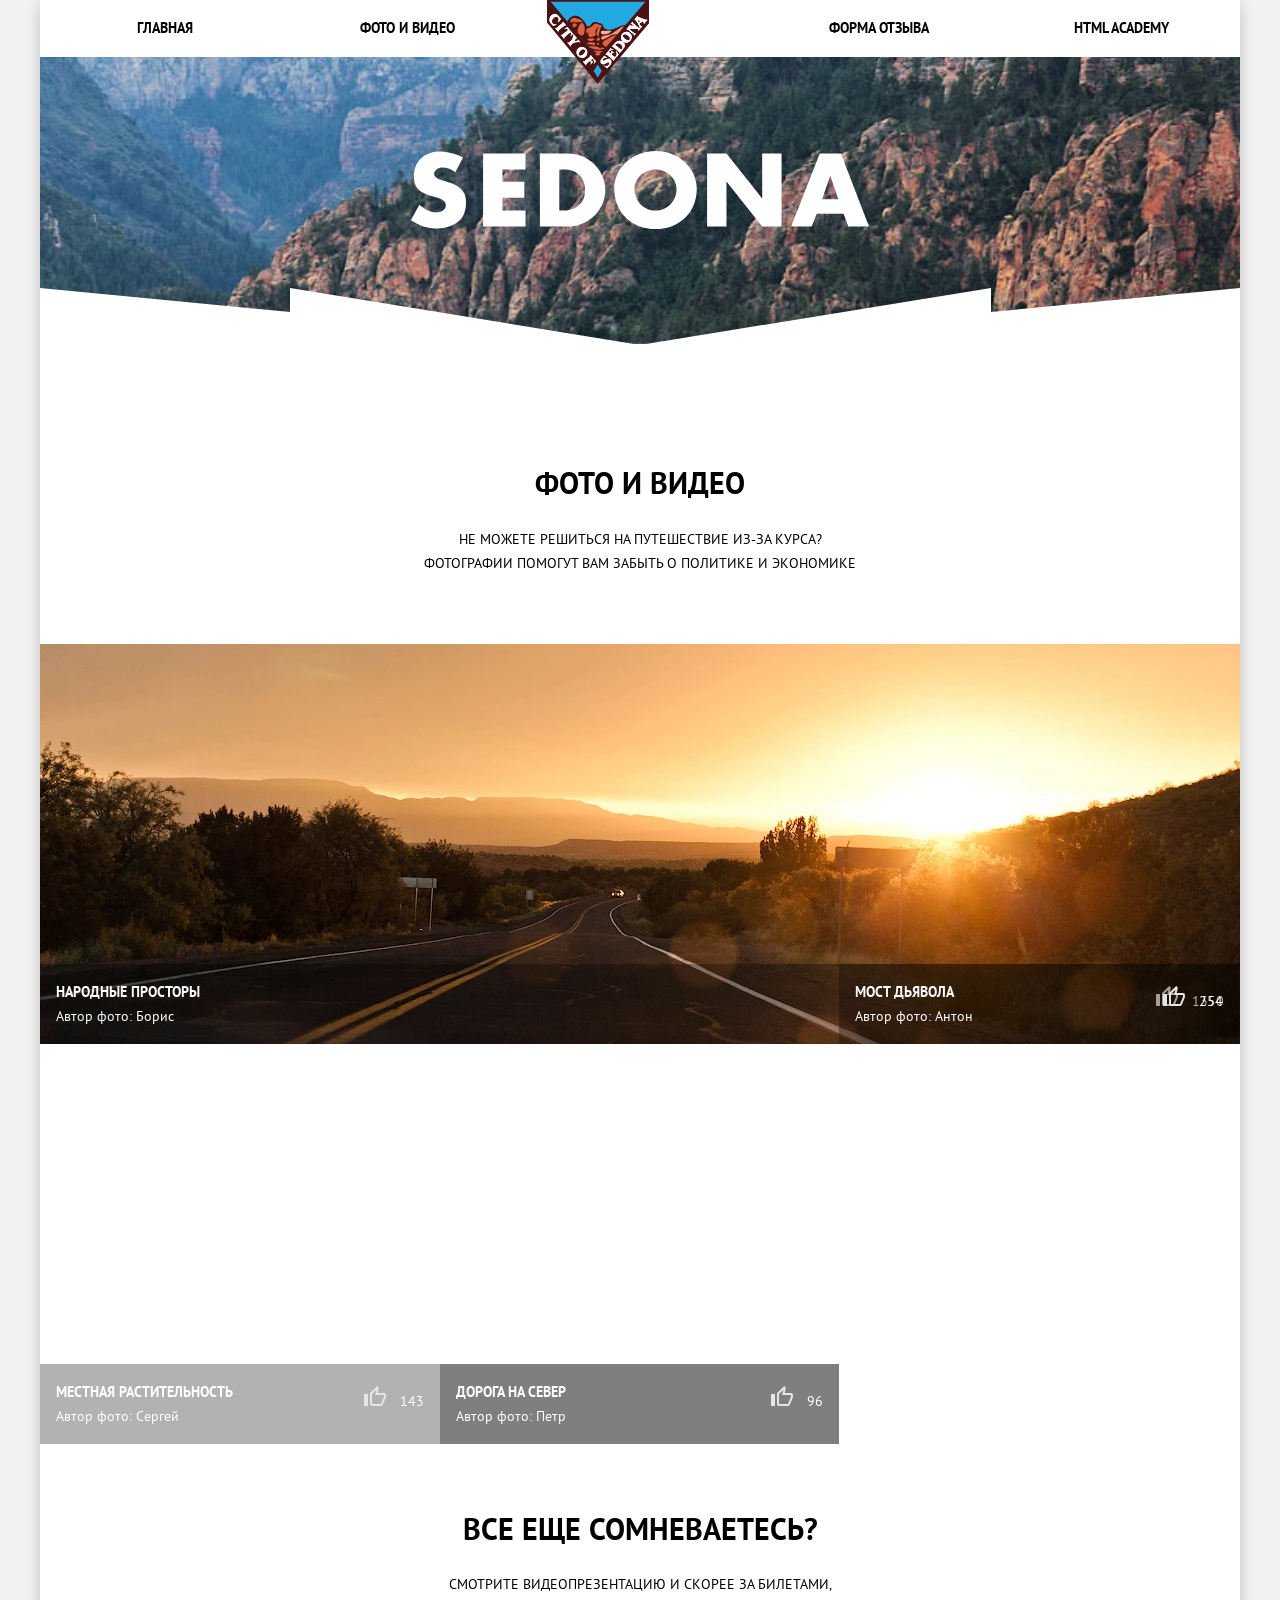
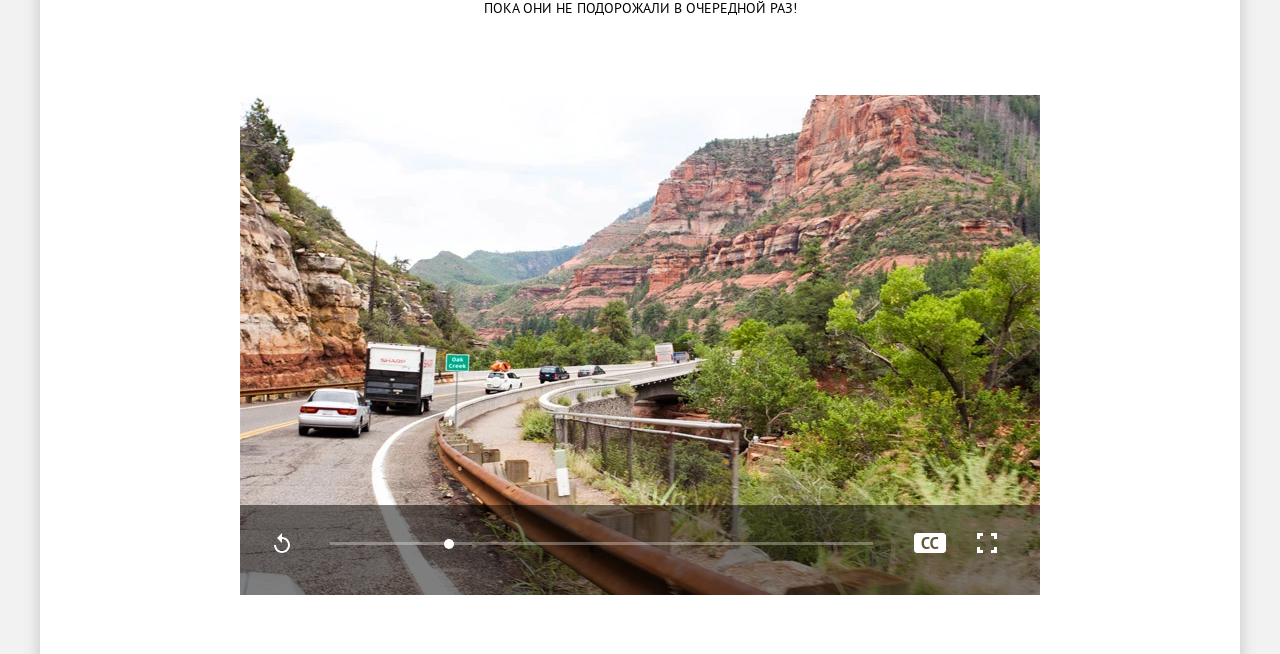
<file: projects/sedona/galary.html>
<!DOCTYPE html><html lang="en"><head><meta charset="UTF-8"><meta name="viewport" content="width=device-width,initial-scale=1"><title>Галерея</title><link rel="stylesheet" href="css/style.min.css"></head><body><div class="shadow-wrapper"><header class="header"><h1 class="visually-hidden">Седона! Городок для отдыха</h1><div class="header__logo__inner"><a class="header__logo" href="#"><picture><source media="(min-width: 1230px)" srcset="./img/logo-sedona-desktop.svg"><source media="(min-width: 768px)" srcset="./img/logo-sedona-tablet.svg"><img src="./img/logo-sedona-mobile.svg" alt="Логотип копмании" title="На главную страницу сайта"></picture></a><button class="header__menu-btn" type="button" aria-label="Кнопка открытия меню"></button></div><nav class="navigation"><ul class="navigation__list"><li class="navigation__item navigation__main-link"><a class="navigation__link" href="index.html">главная</a> <button class="navigation__btn-close button-close" aria-label="Кнопка закрытия меню"></button></li><li class="navigation__item"><a class="navigation__link" href="galary.html">фото и видео</a></li><li class="navigation__item"><a class="navigation__link" href="form.html">форма отзыва</a></li><li class="navigation__item"><a class="navigation__link" target="_blank" href="https://htmlacademy.ru/intensive/adaptive">html academy</a></li></ul></nav></header><section class="galary-greeting"><h2 class="visually-hidden">Галерея фото и видео Седоны</h2><div><div class="galary-greeting__img decorative-triangle"><img class="galary-greeting__text" src="./img/text-sedona.svg" alt=""></div><div class="galary-greeting__wrapper"><h3 class="galary-greeting-welcome">Седона — небольшой городок в АРИЗОНЕ, заслуживающий большего!</h3><p>Рассмотрим 5 причин, по которым Седона круче, чем гранд каньон!</p></div></div></section><main class="galary"><div class="galary__description"><h3 class="galary__title">Фото и видео</h3><p class="galary__promo">Не можете решиться на путешествие из-за курса? Фотографии помогут вам&nbsp;забыть о политике и экономике</p></div><div class="galary__inner"><ul class="galary__images"><li class="galary__item"><div class="galary__item-info"><picture><source media="(min-width: 1150px)" type="image/webp" srcset="./img/photo-sunset-desktop@1x.webp, ./img/photo-sunset-desktop@2x.webp 2x"><source media="(min-width: 768px)" type="image/webp" srcset="./img/photo-sunset-tablet@1x.webp, ./img/photo-sunset-tablet@2x.webp 2x"><source type="image/webp" srcset="./img/photo-sunset-mobile@1x.webp, ./img/photo-sunset-mobile@2x.webp 2x"><source media="(min-width: 1150px)" srcset="./img/photo-sunset-desktop@1x.jpg, ./img/photo-sunset-desktop@2x.jpg 2x"><source media="(min-width: 768px)" srcset="./img/photo-sunset-tablet@1x.jpg, ./img/photo-sunset-tablet@2x.jpg 2x"><img class="galary__item__big-road" src="./img/photo-sunset-mobile@1x.jpg" srcset="./img/photo-sunset-mobile@2x.jpg 2x" alt="Фото заката" width="280" height="280"></picture><div class="galary__img-about"><div><div class="galary__item-description">Народные просторы</div><div class="galary__item-author">Автор фото: Борис</div></div><div class="galary__item-likes" tabindex="1"><svg version="1.0" xmlns="http://www.w3.org/2000/svg" width="22" height="20"><path d="M12.383 3.646l-.637 2.929L11.219 9H19.9v2l.001.058L17 18H8V8.029l.014-.015 4.369-4.368M2 10v8-8M13.2 0L6.6 6.6c-.4.3-.6.8-.6 1.4v10c0 1.1.9 2 2 2h9c.8 0 1.5-.5 1.8-1.2l3-7.1c.1-.2.1-.5.1-.7V9h.1c0-1.1-.9-2-2-2h-6.3l1-4.6v-.3c0-.4-.2-.8-.4-1.1l-1.1-1zM4 8H0v12h4V8zm18 1v.044V9z"></path></svg> 1350</div></div></div></li><li class="galary__img-wrapper"><ul class="galary__sub-list"><li class="galary__item"><div class="galary__item-info"><picture><source media="(min-width: 1150px)" type="image/webp" srcset="./img/photo-cactus-desktop@1x.webp, ./img/photo-cactus-desktop@2x.webp 2x"><source media="(min-width: 768px)" type="image/webp" srcset="./img/photo-cactus-tablet@1x.webp, ./img/photo-cactus-tablet@2x.webp 2x"><source type="image/webp" srcset="./img/photo-cactus-mobile@1x.webp, ./img/photo-cactus-mobile@2x.webp 2x"><source media="(min-width: 1150px)" srcset="./img/photo-cactus-desktop@1x.jpg, ./img/photo-cactus-desktop@2x.jpg 2x"><source media="(min-width: 768px)" srcset="./img/photo-cactus-tablet@1x.jpg, ./img/photo-cactus-tablet@2x.jpg 2x"><img class="galary__sub-list__img" src="./img/photo-cactus-mobile@1x.jpg" srcset="./img/photo-cactus-mobile@2x.jpg 2x" alt="Фото местных растений" width="280" height="280"></picture><div class="galary__img-about"><div><div class="galary__item-description">Местная растительность</div><div class="galary__item-author">Автор фото: Сергей</div></div><div class="galary__item-likes" tabindex="1"><svg version="1.0" xmlns="http://www.w3.org/2000/svg" width="22" height="20"><path d="M12.383 3.646l-.637 2.929L11.219 9H19.9v2l.001.058L17 18H8V8.029l.014-.015 4.369-4.368M2 10v8-8M13.2 0L6.6 6.6c-.4.3-.6.8-.6 1.4v10c0 1.1.9 2 2 2h9c.8 0 1.5-.5 1.8-1.2l3-7.1c.1-.2.1-.5.1-.7V9h.1c0-1.1-.9-2-2-2h-6.3l1-4.6v-.3c0-.4-.2-.8-.4-1.1l-1.1-1zM4 8H0v12h4V8zm18 1v.044V9z"></path></svg> 143</div></div></div></li><li class="galary__item"><div class="galary__item-info"><picture><source media="(min-width: 1150px)" type="image/webp" srcset="./img/photo-roads-desktop@1x.webp, ./img/photo-roads-desktop@2x.webp 2x"><source media="(min-width: 768px)" type="image/webp" srcset="./img/photo-roads-tablet@1x.webp, ./img/photo-roads-tablet@2x.webp 2x"><source type="image/webp" srcset="./img/photo-roads-mobile@1x.webp, ./img/photo-roads-mobile@2x.webp 2x"><source media="(min-width: 1150px)" srcset="./img/photo-roads-desktop@1x.jpg, ./img/photo-roads-desktop@2x.jpg 2x"><source media="(min-width: 768px)" srcset="./img/photo-roads-tablet@1x.jpg, ./img/photo-roads-tablet@2x.jpg 2x"><img class="galary__sub-list__img" src="./img/photo-roads-mobile@1x.jpg" srcset="../img/photo-roads-mobile@2x.jpg 2x" alt="Фото дороги на северную Седону" width="280" height="280"></picture><div class="galary__img-about"><div><div class="galary__item-description">Дорога на север</div><div class="galary__item-author">Автор фото: Петр</div></div><div class="galary__item-likes" tabindex="-1"><svg version="1.0" xmlns="http://www.w3.org/2000/svg" width="22" height="20"><path d="M12.383 3.646l-.637 2.929L11.219 9H19.9v2l.001.058L17 18H8V8.029l.014-.015 4.369-4.368M2 10v8-8M13.2 0L6.6 6.6c-.4.3-.6.8-.6 1.4v10c0 1.1.9 2 2 2h9c.8 0 1.5-.5 1.8-1.2l3-7.1c.1-.2.1-.5.1-.7V9h.1c0-1.1-.9-2-2-2h-6.3l1-4.6v-.3c0-.4-.2-.8-.4-1.1l-1.1-1zM4 8H0v12h4V8zm18 1v.044V9z"></path></svg> 96</div></div></div></li><li class="galary__item"><div class="galary__item-info"><picture><source media="(min-width: 1150px)" type="image/webp" srcset="./img/photo-bridge-desktop@1x.webp, ./img/photo-bridge-desktop@2x.webp 2x"><source media="(min-width: 768px)" type="image/webp" srcset="./img/photo-bridge-tablet@1x.webp, ./img/photo-bridge-tablet@2x.webp 2x"><source type="image/webp" srcset="./img/photo-bridge-mobile@1x.webp, ./img/photo-bridge-mobile@2x.webp 2x"><source media="(min-width: 1150px)" srcset="./img/photo-bridge-desktop@1x.jpg, ./img/photo-bridge-desktop@2x.jpg 2x"><source media="(min-width: 768px)" srcset="./img/photo-bridge-tablet@1x.jpg, ./img/photo-bridge-tablet@2x.jpg 2x"><img class="galary__sub-list__img" src="./img/photo-bridge-mobile@1x.jpg" srcset="./img/photo-bridge-mobile@2x.jpg 2x" alt="Фото моста дьявола"></picture><div class="galary__img-about"><div><div class="galary__item-description">Мост дьявола</div><div class="galary__item-author">Автор фото: Антон</div></div><div class="galary__item-likes" tabindex="1"><svg version="1.0" xmlns="http://www.w3.org/2000/svg" width="22" height="20"><path d="M12.383 3.646l-.637 2.929L11.219 9H19.9v2l.001.058L17 18H8V8.029l.014-.015 4.369-4.368M2 10v8-8M13.2 0L6.6 6.6c-.4.3-.6.8-.6 1.4v10c0 1.1.9 2 2 2h9c.8 0 1.5-.5 1.8-1.2l3-7.1c.1-.2.1-.5.1-.7V9h.1c0-1.1-.9-2-2-2h-6.3l1-4.6v-.3c0-.4-.2-.8-.4-1.1l-1.1-1zM4 8H0v12h4V8zm18 1v.044V9z"></path></svg> 254</div></div></div></li></ul></li></ul></div></main><section class="video"><div class="video__extra-info"><div class="video__title">Все еще сомневаетесь?</div><div class="video__about">Смотрите видеопрезентацию и скорее за билетами, пока они не подорожали в очередной раз!</div></div><div class="video__player"><picture><source media="(min-width: 1150px)" type="image/webp" srcset="./img/video-desktop@1x.webp, ./img/video-desktop@2x.webp 2x"><source media="(min-width: 768px)" type="image/webp" srcset="./img/video-tablet@1x.webp, ./img/video-tablet@2x.webp 2x"><source type="image/webp" srcset="./img/video-mobile@1x.webp, ./img/video-mobile@2x.webp 2x"><source media="(min-width: 1150px)" srcset="./img/video-desktop@1x.jpg, ./img/video-desktop@2x.jpg 2x"><source media="(min-width: 768px)" srcset="./img/video-tablet@1x.jpg, ./img/video-tablet@2x.jpg 2x"><img class="video__player-preview" src="./img/video-mobile@1x.jpg" srcset="./img/video-mobile@2x.jpg 2x" alt="Видео презентация отдыха у нас"></picture><div class="video__slider"><div class="video__range"><div class="video__volume"></div></div></div></div><div class="video__player-inner"><button class="video__player-inner__replay video__player"><svg version="1.0" xmlns="http://www.w3.org/2000/svg" width="16" height="20"><path d="M8 4V0L3 5l5 5V6c3.315 0 6 2.686 6 6s-2.685 6-6 6-6-2.686-6-6H0c0 4.42 3.58 8 8 8s8-3.58 8-8-3.58-8-8-8z"></path></svg></button> <button class="video__player-inner__subtitles video__player"><svg class="video__subtitles" version="1.0" xmlns="http://www.w3.org/2000/svg" width="32" height="20"><path fill="#454545" d="M29 0H3C1.35 0 0 1.35 0 3v14c0 1.65 1.35 3 3 3h26c1.65 0 3-1.35 3-3V3c0-1.65-1.35-3-3-3zM14.403 15.854a8.61 8.61 0 01-1.678.164 5.986 5.986 0 01-1.976-.323c-.623-.214-1.172-.562-1.646-1.041s-.852-1.103-1.133-1.868c-.28-.766-.419-1.695-.419-2.786 0-1.134.157-2.085.471-2.851.315-.768.723-1.384 1.224-1.854a4.53 4.53 0 011.679-1.008 5.86 5.86 0 011.852-.307c.66 0 1.22.045 1.678.134.457.087.835.192 1.133.313l-.448 1.92a3.332 3.332 0 00-.902-.265A8.244 8.244 0 0012.973 6c-.915 0-1.649.325-2.206.977-.558.651-.836 1.663-.836 3.031 0 .598.067 1.142.199 1.632.132.493.334.913.603 1.26.271.349.607.619 1.01.812.402.193.867.29 1.396.29.496 0 .915-.049 1.257-.148.342-.099.639-.227.893-.38l.463 1.841c-.354.249-.803.43-1.349.539zm8.698 0a8.618 8.618 0 01-1.678.164 5.986 5.986 0 01-1.976-.323c-.623-.214-1.172-.562-1.646-1.041s-.852-1.103-1.133-1.868c-.281-.767-.421-1.695-.421-2.786 0-1.134.157-2.085.471-2.851.314-.768.723-1.384 1.223-1.854a4.526 4.526 0 011.68-1.008 5.858 5.858 0 011.851-.307c.661 0 1.221.045 1.678.134a6.05 6.05 0 011.133.313l-.446 1.918a3.314 3.314 0 00-.901-.265A8.569 8.569 0 0021.67 6c-.915 0-1.649.325-2.206.977-.558.651-.836 1.663-.836 3.031 0 .598.067 1.142.199 1.632.132.493.334.913.603 1.26.271.349.606.619 1.009.812.402.193.868.29 1.396.29.497 0 .915-.049 1.257-.148.342-.099.64-.227.894-.38l.463 1.841c-.353.249-.803.43-1.348.539z"></path></svg></button> <button class="video__player"><svg version="1.0" xmlns="http://www.w3.org/2000/svg" width="20" height="20"><path d="M0 0v6h3V3h3V0H3zm3 14H0v6h6v-3H3zM17 0h-3v3h3v3h3V0zm0 17h-3v3h6v-6h-3z" fill="#454545"></path></svg></button></div></section><footer class="footer"><div class="footer__inner"><div class="footer__main-link"><a href="#">#visitsedona</a></div><ul class="footer__social"><li class="footer__social-item"><a href=""><svg class="footer__social-img" version="1.0" xmlns="http://www.w3.org/2000/svg" width="17.5" height="14.663"><path fill-rule="evenodd" clip-rule="evenodd" d="M11.283.153c1.736-.484 3.074.264 3.685 1.15.694-.225 1.372-.47 2.072-.69-.004.841-.538 1.478-.883 1.728.704.165 1.343-.481 1.343-.481-.175.977-1.035 1.746-1.611 1.977-.239 6.592-3.272 10.956-10.382 10.823h-.46c-.422 0-4.29-.45-5.047-1.843 2.341.192 4.011-.412 4.835-1.15-.989-.293-2.761-.464-3.07-2.881.362.105.583.223 1.228.117C1.757 8.067.385 7.366.461 5.218c.294.319 1.1.523 1.381.461C1.117 5.444-.188 2.398.921.843 2.794 2.655 4.769 4.364 8.29 4.528c.216-2.24 1.171-3.74 2.993-4.375z"></path></svg></a></li><li class="footer__social-item"><a href=""><svg class="footer__social-img" version="1.0" xmlns="http://www.w3.org/2000/svg" width="8.672" height="18.944"><path d="M6.275 3.356h2.398V0H5.795C2.656.181 1.54 2.387 1.948 6.114H0v3.518h1.959v9.312h3.837V9.632h2.857V6.114H5.787c-.022-1.045-.037-2.405.488-2.758z"></path></svg></a></li><li class="footer__social-item"><a href=""><svg class="footer__social-img" version="1.0" xmlns="http://www.w3.org/2000/svg" width="19.979" height="14.015"><path d="M17.145 0H2.835A2.842 2.842 0 000 2.835v8.345a2.842 2.842 0 002.835 2.835h14.31a2.842 2.842 0 002.835-2.835V2.835A2.844 2.844 0 0017.145 0zM7.036 10.392V3.623l6.769 3.384-6.769 3.385z"></path></svg></a></li></ul><p class="footer__developed"><span class="footer__developed__text">Разработано </span><a href="https://htmlacademy.ru/" target="_blank"><svg xmlns="http://www.w3.org/2000/svg" width="26.943" height="34.09"><path d="M13.62.017L13.472 0 0 1.412v24.661l13.473 8.017 13.43-7.99.042-.025V1.412L13.62.017zm11.399 12.11L13.495 5.334l-.001-.104-.087.05-.088-.056v.109L1.925 12.118V3.147l11.548-1.212L25.02 3.147v8.98zm-11.614-5.34L24.923 13.5l-4.479 2.64-7.093-4.221-.014 1.415 5.904 3.513-.86.507-5.03-2.992-.014 1.415 3.827 2.275-.782.523-3.031-1.787-.014 1.413 1.853 1.091-1.8 1.081-11.356-6.751 11.371-6.835zm-11.48 8.34l11.411 6.791.016 1.044-7.942-4.728-.015 1.416 7.979 4.795.018 1.076-7.973-4.74-.013 1.414 8.021 4.822.046.025 8.143-4.872-.011-5.177 3.415-2.036v10.021L13.472 31.85 1.925 24.979v-9.852z"></path></svg></a></p></div></footer></div><script src="./js/menu-burger.js"></script></body></html>
</file>
<file: style.css>
body {
  box-sizing: border-box;
  margin: 0;
  padding: 0;
  font-family: "Open Sans", sans-serif;
  color: #404042;
}
@font-face {
  font-family: "Open Sans";
  src: url("../fonts/opensans.woff2"), format("../fonts/opensans.woff");
  font-weight: 400;
  font-style: normal;
}
.info__owner {
  font-size: 2em;
  display: flex;
  flex-direction: column;
  align-items: center;
  font-weight: 300;
  color: #e61d31;
  line-height: 1;
  text-transform: uppercase;
  margin-bottom: 2.1em;
  text-align: center;
}
.info__owner small {
  font-size: 1rem;
  color: #ffffff;
  padding: 1em;
}
.details {
  padding: 1em;
}
img {
  filter: grayscale(1) contrast(1);
}
.projects__list img:hover {
  filter: none;
}
.projects__list__item {
  margin-bottom: 2em;
}
.projects__list__item img {
  width: 280px;
  height: 457px;
}
.hobbys {
  padding: 1em;
}
.projects {
  padding: 1em;
}
.details__title {
  font-weight: bold;
  text-transform: uppercase;
  font-size: 1.5em;
}
.experience__time-range {
  font-size: 10px;
}
.list {
  padding: 0;
  list-style: none;
}
.skills__list__item {
  display: grid;
  align-items: center;
  grid-template-columns: 1fr 2fr;
  margin-bottom: 2em;
  grid-gap: 1em;
}
.skills__list-svg {
  width: 100%;
  height: 4px;
  background-color: #bbb;
}
.skills__bar {
  fill: #e61d31;
}
.contacts__list-item {
  margin-bottom: 1.5em;
}
.contacts__list-item a {
  color: #ffffff;
  text-decoration: none;
  display: flex;
  align-items: center;
}
.title {
  font-size: 1.5em;
  font-weight: 300;
  text-transform: uppercase;
  border-bottom: 2px solid #bbb;
  margin: 2.5em 0 1em;
  padding-bottom: 0.7em;
  position: relative;
}
.title::after {
  position: absolute;
  content: "";
  width: 2.6em;
  height: 0.4em;
  bottom: -3px;
  left: 0;
  background-color: #e61d31;
}
.info {
  background-color: #404042;
  color: white;
  padding: 1em;
}
.info__img {
  display: block;
  border-radius: 50%;
  width: 100%;
  filter: grayscale(1) contrast(1.2);
}
.info__img-wrapper {
  padding: 1em;
}
.projects__about {
  margin: 0;
}
.projects__about-description {
  margin-bottom: 0.9em;
  display: inline-block;
  font-size: 0.7em;
}
.projects__about-title {
  text-transform: uppercase;
  font-weight: bold;
  color: #e61d31;
  display: block;
  margin: 0;
  font-size: 1.5em;
}
@media (min-width: 620px) {
  main {
    display: grid;
    grid-template-columns: 2fr 3fr;
    max-width: 1200px;
    margin: 0 auto;
  }
  .projects__list {
    display: grid;
    grid-template-columns: repeat(2, 1fr);
    grid-template-rows: repeat(2, 1fr);
    grid-gap: 1em;
  }
  .info {
    padding: 3em;
  }
  .content__wrapper {
    padding: 3em;
  }
}
.contacts__list-icon {
  width: 25px;
  height: 25px;
  fill: #bbb;
  margin-right: 1em;
}
@media (min-width: 1150px) {
  main {
    box-shadow: -1px 5px 18px 30px rgba(0, 0, 15, 0.21);
  }
}
</file>
<file: projects/kekstagram/css/style.css>
/* Общие стили. Каркас
   ========================================================================== */

@font-face {
  font-family: "Open Sans";
  src: url("../fonts/OpenSansCondensed-Bold.woff2") format("woff2"),
    url("../fonts/OpenSansCondensed-Bold.woff") format("woff");
  font-weight: 700;
  font-style: normal;
  font-display: swap;
}

@font-face {
  font-family: "Open Sans";
  src: url("../fonts/OpenSans-Regular.woff2") format("woff2"),
    url("../fonts/OpenSans-Regular.woff") format("woff");
  font-weight: 400;
  font-style: normal;
  font-display: swap;
}

*,
*::before,
*::after {
  -webkit-box-sizing: border-box;
  box-sizing: border-box;
}

body {
  font-family: "Open Sans", "Arial", sans-serif;
  font-weight: 400;
  font-size: 14px;
  line-height: 20px;
  color: #ffffff;
  text-transform: uppercase;

  background-color: #232321;
}

main {
  position: relative;
}

.content-box-component {
  -webkit-box-sizing: content-box;
  box-sizing: content-box;
}

.hidden {
  display: none;
}

.visually-hidden {
  position: absolute;

  width: 1px;
  height: 1px;
  margin: -1px;
  border: 0;
  padding: 0;

  white-space: nowrap;

  -webkit-clip-path: inset(100%);
  clip-path: inset(100%);

  clip: rect(0 0 0 0);
  overflow: hidden;
}

.container {
  width: 1360px;
  margin: 0 auto;
}

.modal-open {
  height: 100vh;
  overflow: hidden;
}


/**
 * Кнопка закрытия модального окна
 */

.cancel {
  display: block;
  margin: 0;
  padding: 0;

  width: 42px;
  height: 42px;

  font-size: 0;

  background-color: rgba(255, 255, 255, 0.2);
  background-image: url("../img/icon-cross.svg");
  background-position: center;
  background-repeat: no-repeat;

  border: 0;
  border-radius: 2px;

  opacity: 0.6;
}

.cancel:hover,
.cancel:focus {
  background-color: rgba(255, 255, 255, 0.4);
  opacity: 1;
}

.cancel:active {
  -webkit-transform: translateY(1px);
  -ms-transform: translateY(1px);
  transform: translateY(1px);
}


/**
 * Оверлей под экранами
 */

.overlay {
  position: fixed;
  top: 0;
  left: 0;
  z-index: 2;

  -webkit-box-sizing: border-box;
  box-sizing: border-box;

  width: 100%;
  height: 100%;
  padding-top: 60px;
  overflow: auto;

  background-color: rgba(0, 0, 0, 0.8);
}


/* Блок с фильтрами изображений других пользователей
   ========================================================================== */

.img-filters {
  padding: 20px 0;

  display: -webkit-box;
  display: -ms-flexbox;
  display: flex;

  -webkit-box-pack: center;
  -ms-flex-pack: center;
  justify-content: center;
}

.img-filters--inactive {
  opacity: 0;
}

.img-filters__button {
  padding: 5px 15px;

  font-family: "Open Sans", "Arial", sans-serif;
  font-weight: 700;
  font-size: 18px;
  line-height: auto;
  text-transform: uppercase;

  cursor: pointer;
  background-color: #232321;
  border: none;
}

.img-filters__button:active,
.img-filters__button--active {
  color: #ff4e4e;

  background-color: #ffffff;
  border-radius: 2px;
}

.img-filters__label {
  padding: 5px 15px;

  font-family: "Open Sans", "Arial", sans-serif;
  font-weight: 700;
  font-size: 18px;
  line-height: auto;

  cursor: pointer;
}

.img-filters__radio:focus+.img-filters__label {
  outline: auto 5px highlight;
}

.img-filters__radio:checked+.img-filters__label {
  color: #ff4e4e;
  text-decoration: none;

  background-color: #ffffff;
  border-radius: 2px;
}


/* Блок, в котором размещаются фотографии других пользователей
   ========================================================================== */

.pictures {
  display: -ms-grid;
  display: grid;
  grid-gap: 10px;

  -ms-grid-columns: (1fr)[7];
  grid-template-columns: repeat(7, 1fr);
}

.picture {
  position: relative;
  line-height: 0;
}

.picture__img {
  max-width: auto;
  width: 100%;
  height: auto;
}

.picture__info {
  display: none;

  margin: 0;
  padding: 15px;
  position: absolute;
  bottom: 10px;
  left: 50%;

  background-color: rgba(0, 0, 0, 0.5);
  border-radius: 5px;

  -webkit-transform: translateX(-50%);
  -ms-transform: translateX(-50%);
  transform: translateX(-50%);
}

.picture:hover .picture__info,
.picture:focus .picture__info {
  display: -webkit-box;
  display: -ms-flexbox;
  display: flex;
}

.picture__comments,
.picture__likes {
  padding-left: 30px;
  position: relative;

  font-family: "Open Sans", "Arial", sans-serif;
  font-weight: 400;
  color: #ffffff;
}

.picture__comments {
  margin-right: 10px;
}

.picture__comments::before,
.picture__likes::before {
  content: "";
  position: absolute;
  left: 5px;
  top: -7px;

  background-image: url("../img/sprite.png");
  background-repeat: no-repeat;
}

.picture__comments::before {
  width: 20px;
  height: 16px;

  background-position: -5px -5px;
}

.picture__likes::before {
  width: 20px;
  height: 16px;

  background-position: -5px -31px;
}


/* Поле для загрузки нового изображения
   ========================================================================== */

.img-upload {
  -ms-grid-column: 3;
  -ms-grid-column-span: 3;
  grid-column: 3 / span 3;

  -ms-grid-row: 1;
  -ms-grid-row-span: 3;
  grid-row: 1 / span 3;
}

.img-upload__wrapper {
  margin: 0 auto;
  padding-bottom: 60px;
  width: 582px;

  text-align: center;
}

.img-upload__form {
  position: relative;
  min-height: 569px;

  background-color: #eed21e;
  background-image: url("../img/logo-background-1.jpg");
  background-repeat: no-repeat;
  background-position: center;

  border: none;
}

.img-upload__start {
  position: relative;

  margin: 0;
  padding: 0;
  min-height: 569px;

  background-image: url("../img/logo-mask.png");
  background-repeat: no-repeat;
  background-position: center;

  border: none;
}

.img-upload__label {
  position: absolute;

  top: 194px;
  left: 203px;

  width: 180px;
  height: 181px;

  font-size: 0;

  background-image: url("../img/upload-button-bg.png");
  background-repeat: no-repeat;
  background-position: center;

  cursor: pointer;
}

.img-upload__label::after {
  content: "";
  position: absolute;

  top: 32px;
  left: 47px;

  width: 86px;
  height: 114px;

  background-image: url("../img/upload-button.svg");
  background-repeat: no-repeat;
  background-position: center;

  -webkit-filter: drop-shadow(0 0 10px #943106);
  filter: drop-shadow(0 0 10px #943106);
}

.img-upload__label:hover::after,
.img-upload__label:active::after {
  -webkit-filter: drop-shadow(0 0 10px #622104);
  filter: drop-shadow(0 0 10px #622104);

  -webkit-transform: scale(1.1);
  -ms-transform: scale(1.1);
  transform: scale(1.1);
}

.img-upload__input:focus+.img-upload__label {
  outline: auto 5px highlight;
}


/* Окно для редактирования изображения
   ========================================================================== */

.img-upload__overlay {
  position: fixed;
  top: 0;
  left: 0;
  z-index: 2;

  -webkit-box-sizing: border-box;
  box-sizing: border-box;

  width: 100%;
  height: 100%;

  padding-top: 60px;
  overflow: auto;

  background-color: rgba(0, 0, 0, 0.8);
}

.img-upload__preview-container {
  position: relative;
  margin-bottom: 30px;
}


/**
 * Кнопки изменения масштаба изобраения
 */

.img-upload__scale {
  position: absolute;
  top: 0;
  left: 50%;
  z-index: 1;

  font-family: "Open Sans", "Arial", sans-serif;
  font-weight: 400;

  -webkit-transform: translateX(-50%);
  -ms-transform: translateX(-50%);
  transform: translateX(-50%);
}

.scale {
  margin: 0;
  padding: 10px;

  font-size: 0;
  border: 0;
}

.scale__control {
  position: relative;

  width: 33px;
  height: 33px;
  margin: 0;
  padding: 0;

  text-align: center;
  vertical-align: middle;

  background-color: rgba(0, 0, 0, 0.6);
  border: 0;
}

.scale__control:hover,
.scale__control:focus {
  background-color: rgba(0, 0, 0, 0.3);
}

.scale__control:active {
  -webkit-transform: translateY(1px);
  -ms-transform: translateY(1px);
  transform: translateY(1px);
}

.scale__control--smaller {
  border-radius: 50% 0 0 50%;
}

.scale__control--smaller::before {
  content: "–";
  position: absolute;
  top: 50%;
  left: 50%;

  font-size: 20px;
  line-height: 0;
  color: #ffffff;

  -webkit-transform: translate(-50%, -50%);
  -ms-transform: translate(-50%, -50%);
  transform: translate(-50%, -50%);
}

.scale__control--value {
  width: 60px;

  font-size: 16px;
  color: #ffffff;

  border: solid rgba(255, 255, 255, 0.5);
  border-width: 0 2px;
}

.scale__control--bigger {
  border-radius: 0 50% 50% 0;
}

.scale__control--bigger::before {
  content: "+";
  position: absolute;
  top: 50%;
  left: 50%;

  font-size: 20px;
  line-height: 0;
  color: #ffffff;

  -webkit-transform: translate(-50%, -50%);
  -ms-transform: translate(-50%, -50%);
  transform: translate(-50%, -50%);
}


/**
 * Превью изображения
 */

.img-upload__preview {
  display: -webkit-box;
  display: -ms-flexbox;
  display: flex;
  -webkit-box-align: center;
  -ms-flex-align: center;
  align-items: center;
  -webkit-box-pack: center;
  -ms-flex-pack: center;
  justify-content: center;

  width: 600px;
  height: 600px;

  background-color: #ffffff;
}

.img-upload__preview img {
  display: block;
  max-width: 600px;
  max-height: 600px;
}


/**
 * Шкала регулирования глубины фильтра
 */

.effect-level {
  position: absolute;
  bottom: 10px;
  left: 50%;

  width: 495px;
  height: 33px;

  font-size: 12px;
  line-height: 42px;
  text-align: center;
  color: #ffffff;
  white-space: nowrap;

  background-color: rgba(0, 0, 0, 0.6);
  border-radius: 33px;

  -webkit-transform: translateX(-50%);
  -ms-transform: translateX(-50%);
  transform: translateX(-50%);
}

.effect-level__value {
  display: none;
}

.effect-level__line {
  position: absolute;
  top: 50%;
  right: 20px;
  left: 20px;

  height: 5px;

  font-size: 0;

  background-color: rgba(255, 231, 81, 0.4);

  -webkit-transform: translateY(-50%);
  -ms-transform: translateY(-50%);
  transform: translateY(-50%);
}

.effect-level__pin {
  position: absolute;
  top: 50%;
  left: 20%;
  z-index: 1;

  width: 18px;
  height: 18px;
  margin: -9px 0 0;

  background-color: #ffe753;
  border-radius: 50%;

  -webkit-transform: translateX(-50%);
  -ms-transform: translateX(-50%);
  transform: translateX(-50%);

  cursor: move;
}

.effect-level__depth {
  position: absolute;

  width: 20%;
  height: 100%;

  background-color: #ffe753;
}


/**
 * Блок с эффектами, которые можно применить к изображению
 */

.effects {
  margin: 0;
  padding: 0;
  margin-bottom: 30px;
  border: none;
}

.effects__list {
  margin: 0;
  padding: 0;

  display: -webkit-box;
  display: -ms-flexbox;
  display: flex;

  -webkit-box-pack: center;
  -ms-flex-pack: center;
  justify-content: center;

  list-style: none;
  text-align: center;
}

.effects__item {
  margin-right: 5px;
}

.effects__label {
  font-family: "Open Sans", "Arial", sans-serif;
  font-weight: 700;

  cursor: pointer;
}

.effects__label:hover,
.effects__label:focus,
.effects__radio:checked+.effects__label {
  color: #ffe753;
}

.effects__preview {
  display: block;
  width: 70px;
  height: 70px;
  margin-bottom: 5px;

  overflow: hidden;

  font-size: 0;

  background-color: #314359;
  background-image: url("../img/upload-default-image.jpg");
  background-repeat: no-repeat;
  background-position: center;
  background-size: 100% auto;

  border: solid 5px transparent;
  border-radius: 5px;
}

.effects__preview:last-of-type {
  margin-right: 0;
}

.effects__radio:checked+.effects__label .effects__preview {
  border: 5px solid #ffe753;
}

.effects__radio:focus+.effects__label .effects__preview {
  outline: auto 5px highlight;
}

.effects__preview--chrome {
  -webkit-filter: grayscale(1);
  filter: grayscale(1);
}

.effects__preview--sepia {
  -webkit-filter: sepia(1);
  filter: sepia(1);
}

.effects__preview--marvin {
  -webkit-filter: invert(100%);
  filter: invert(100%);
}

.effects__preview--phobos {
  -webkit-filter: blur(3px);
  filter: blur(3px);
}

.effects__preview--heat {
  -webkit-filter: brightness(3);
  filter: brightness(3);
}


/**
 * Блок добавления хэштегов и комментария к изображению
 */

.text {
  margin: 0;
  padding: 0;
  margin-bottom: 30px;

  text-align: center;
  border: none;
}

.text__hashtags {
  width: 450px;

  margin: 0 auto;
  margin-bottom: 20px;
  padding: 5px 10px;

  font-family: "Open Sans", "Arial", sans-serif;
  font-weight: 400;
  color: #000000;

  border-radius: 5px;
}

.text__description {
  width: 450px;
  height: 100px;

  margin: 0 auto;
  padding: 15px 10px;

  font-family: "Open Sans", "Arial", sans-serif;
  font-weight: 400;
  color: #000000;

  border-radius: 5px;
}


/**
 * Кнопка для отправки изображения
 */

.img-upload__submit {
  padding: 10px 20px;

  color: #ffe753;
  text-align: center;
  text-transform: uppercase;
  font-family: "Open Sans", "Arial", sans-serif;
  font-weight: 700;

  background-color: rgba(255, 231, 82, 0.2);

  border: 0;
  border-radius: 4px;
}

.img-upload__submit:hover,
.img-upload__submit:focus {
  background-color: rgba(255, 231, 82, 0.4);
}

.img-upload__submit:active {
  -webkit-transform: translateY(1px);
  -ms-transform: translateY(1px);
  transform: translateY(1px);
}

.img-upload__submit:disabled,
.img-upload__submit--disabled {
  opacity: 0.3;
}


/*
 * Кнопка для закрытия окна редактирования изображения
 */

.img-upload__cancel {
  position: absolute;
  top: 0;
  left: 610px;
}

.img-upload__cancel:active {
  -webkit-transform: translateY(1px);
  -ms-transform: translateY(1px);
  transform: translateY(1px);
}


/* Окно полноэкранного просмотра изображения
   ========================================================================== */

.big-picture__preview {
  position: absolute;
  top: 60px;
  left: 50%;

  max-width: 600px;
  min-height: 600px;

  padding-bottom: 60px;

  -webkit-transform: translateX(-50%);
  -ms-transform: translateX(-50%);
  transform: translateX(-50%);
}

.big-picture__img img {
  display: block;
}

.social {
  display: -webkit-box;
  display: -ms-flexbox;
  display: flex;

  -webkit-box-orient: vertical;
  -webkit-box-direction: normal;
  -ms-flex-direction: column;
  flex-direction: column;

  max-width: 600px;

  color: #000000;
  font-family: "Open Sans", "Arial", sans-serif;
  font-weight: 400;
  text-transform: none;

  background-color: #ffffff;
}


/*
 * Подпись к изображению
 */

.social__header {
  padding: 15px 15px;

  display: -webkit-box;
  display: -ms-flexbox;
  display: flex;

  -webkit-box-pack: start;
  -ms-flex-pack: start;
  justify-content: flex-start;

  -webkit-box-align: flex-start;
  -ms-flex-align: flex-start;
  align-items: flex-start;

  border-bottom: 1px solid #cccccc;
}

.social__picture {
  display: block;
  -ms-flex-negative: 0;
  flex-shrink: 0;
  margin-right: 15px;
}

.social__caption {
  margin: 0;
  margin-right: 15px;
}

.social__likes {
  margin: 0;
  margin-left: auto;
  min-width: 125px;
}

.likes-count {
  position: relative;
  padding-left: 30px;

  color: #f48181;

  cursor: pointer;
}

.likes-count:hover {
  color: #e90000;
}

.likes-count::before {
  content: "";
  position: absolute;

  top: 3px;
  left: 5px;

  width: 20px;
  height: 18px;

  background-image: url("../img/sprite.png");
  background-repeat: no-repeat;

  background-position: -5px -56px;
  opacity: 0.5;
}

.likes-count:hover::before,
.likes-count:focus::before {
  opacity: 1;
}

.likes-count:active::before,
.likes-count--active::before {
  opacity: 1;
  background-position: -5px -81px;
}


/*
 * Комментарии к изображению
 */

.social__comments {
  -ms-flex-preferred-size: 100%;
  flex-basis: 100%;

  list-style: none;

  margin: 0;
  padding: 0;
  padding-top: 20px;
}

.social__comment {
  padding-left: 15px;
  padding-right: 15px;
  padding-bottom: 20px;

  display: -webkit-box;
  display: -ms-flexbox;
  display: flex;

  -webkit-box-align: center;
  -ms-flex-align: center;
  align-items: center;
}

.social__comment-count {
  padding-top: 20px;
  padding-left: 65px;
}

.social__comments-loader {
  padding: 0;
  padding-left: 65px;
  padding-bottom: 20px;
  position: relative;

  text-align: left;
  color: #3b77c0;

  background: none;
  border: none;
}

.comments-loader {
  text-align: left;
  color: #3b77c0;

  background: none;
  border: none;
}

.social__text {
  margin: 0;
}


/**
 * Спиннер загрузки комментариев и его анимация
 */

.spinner::after,
.comments-loader:active::after {
  content: "";
  position: absolute;
  left: 200px;
  top: 7px;

  color: #3b77c0;
  font-size: 6px;

  width: 1em;
  height: 1em;
  border-radius: 50%;

  animation: spinner 1.3s infinite linear;
  transform: translateZ(0);
}

@keyframes spinner {

  0%,
  100% {
    box-shadow: 0em -2.6em 0em 0em #3b77c0, 1.8em -1.8em 0 0em rgba(51, 102, 204, 0.2), 2.5em 0em 0 0em rgba(51, 102, 204, 0.2), 1.75em 1.75em 0 0em rgba(51, 102, 204, 0.2), 0em 2.5em 0 0em rgba(51, 102, 204, 0.2), -1.8em 1.8em 0 0em rgba(51, 102, 204, 0.2), -2.6em 0em 0 0em rgba(51, 102, 204, 0.5), -1.8em -1.8em 0 0em rgba(51, 102, 204, 0.7);
  }

  12.5% {
    box-shadow: 0em -2.6em 0em 0em rgba(51, 102, 204, 0.7), 1.8em -1.8em 0 0em #3b77c0, 2.5em 0em 0 0em rgba(51, 102, 204, 0.2), 1.75em 1.75em 0 0em rgba(51, 102, 204, 0.2), 0em 2.5em 0 0em rgba(51, 102, 204, 0.2), -1.8em 1.8em 0 0em rgba(51, 102, 204, 0.2), -2.6em 0em 0 0em rgba(51, 102, 204, 0.2), -1.8em -1.8em 0 0em rgba(51, 102, 204, 0.5);
  }

  25% {
    box-shadow: 0em -2.6em 0em 0em rgba(51, 102, 204, 0.5), 1.8em -1.8em 0 0em rgba(51, 102, 204, 0.7), 2.5em 0em 0 0em #3b77c0, 1.75em 1.75em 0 0em rgba(51, 102, 204, 0.2), 0em 2.5em 0 0em rgba(51, 102, 204, 0.2), -1.8em 1.8em 0 0em rgba(51, 102, 204, 0.2), -2.6em 0em 0 0em rgba(51, 102, 204, 0.2), -1.8em -1.8em 0 0em rgba(51, 102, 204, 0.2);
  }

  37.5% {
    box-shadow: 0em -2.6em 0em 0em rgba(51, 102, 204, 0.2), 1.8em -1.8em 0 0em rgba(51, 102, 204, 0.5), 2.5em 0em 0 0em rgba(51, 102, 204, 0.7), 1.75em 1.75em 0 0em #3b77c0, 0em 2.5em 0 0em rgba(51, 102, 204, 0.2), -1.8em 1.8em 0 0em rgba(51, 102, 204, 0.2), -2.6em 0em 0 0em rgba(51, 102, 204, 0.2), -1.8em -1.8em 0 0em rgba(51, 102, 204, 0.2);
  }

  50% {
    box-shadow: 0em -2.6em 0em 0em rgba(51, 102, 204, 0.2), 1.8em -1.8em 0 0em rgba(51, 102, 204, 0.2), 2.5em 0em 0 0em rgba(51, 102, 204, 0.5), 1.75em 1.75em 0 0em rgba(51, 102, 204, 0.7), 0em 2.5em 0 0em #3b77c0, -1.8em 1.8em 0 0em rgba(51, 102, 204, 0.2), -2.6em 0em 0 0em rgba(51, 102, 204, 0.2), -1.8em -1.8em 0 0em rgba(51, 102, 204, 0.2);
  }

  62.5% {
    box-shadow: 0em -2.6em 0em 0em rgba(51, 102, 204, 0.2), 1.8em -1.8em 0 0em rgba(51, 102, 204, 0.2), 2.5em 0em 0 0em rgba(51, 102, 204, 0.2), 1.75em 1.75em 0 0em rgba(51, 102, 204, 0.5), 0em 2.5em 0 0em rgba(51, 102, 204, 0.7), -1.8em 1.8em 0 0em #3b77c0, -2.6em 0em 0 0em rgba(51, 102, 204, 0.2), -1.8em -1.8em 0 0em rgba(51, 102, 204, 0.2);
  }

  75% {
    box-shadow: 0em -2.6em 0em 0em rgba(51, 102, 204, 0.2), 1.8em -1.8em 0 0em rgba(51, 102, 204, 0.2), 2.5em 0em 0 0em rgba(51, 102, 204, 0.2), 1.75em 1.75em 0 0em rgba(51, 102, 204, 0.2), 0em 2.5em 0 0em rgba(51, 102, 204, 0.5), -1.8em 1.8em 0 0em rgba(51, 102, 204, 0.7), -2.6em 0em 0 0em #3b77c0, -1.8em -1.8em 0 0em rgba(51, 102, 204, 0.2);
  }

  87.5% {
    box-shadow: 0em -2.6em 0em 0em rgba(51, 102, 204, 0.2), 1.8em -1.8em 0 0em rgba(51, 102, 204, 0.2), 2.5em 0em 0 0em rgba(51, 102, 204, 0.2), 1.75em 1.75em 0 0em rgba(51, 102, 204, 0.2), 0em 2.5em 0 0em rgba(51, 102, 204, 0.2), -1.8em 1.8em 0 0em rgba(51, 102, 204, 0.5), -2.6em 0em 0 0em rgba(51, 102, 204, 0.7), -1.8em -1.8em 0 0em #3b77c0;
  }
}


/*
 * Форма для отправки комментария
 */

.social__footer {
  border-top: 1px solid #cccccc;
}

.big-picture__cancel {
  position: absolute;
  top: 0;
  left: 100%;

  margin-left: 10px;
}

.social__footer {
  position: relative;

  display: -webkit-box;
  display: -ms-flexbox;
  display: flex;

  padding: 15px;
}

.social__footer-commentor {
  display: block;

  margin-right: 15px;
}

.social__footer-text {
  width: 100%;

  border: none;
}

.social__footer-btn {
  position: absolute;
  right: 15px;
  top: 50%;

  width: 34px;
  height: 34px;

  font-size: 0;

  background-image: url("../img/sprite.png");
  background-repeat: no-repeat;
  background-position: -5px -106px;

  opacity: 0.6;

  -webkit-transform: translateY(-50%);
  -ms-transform: translateY(-50%);
  transform: translateY(-50%);

  border: none;
}

.social__footer-btn:hover,
.social__footer-btn:focus {
  opacity: 1;
}

.social__footer-btn:active,
.social__footer-btn--active {
  opacity: 1;
  background-position: -5px -149px;
}


/* Подвал сайта
   ========================================================================== */

.page-footer {
  margin-top: 30px;
  padding-top: 30px;
  border-top: solid 1px #cccccc;
}

.page-footer__wrapper {
  display: -webkit-box;
  display: -ms-flexbox;
  display: flex;

  -webkit-box-align: start;
  -ms-flex-align: start;
  align-items: flex-start;

  -webkit-box-pack: justify;
  -ms-flex-pack: justify;
  justify-content: space-between;
}


/*
 * Копирайт Академии
 */

.copyright {
  font-size: 12px;
}

.copyright__link--image:hover,
.copyright__link--image:focus {
  opacity: 0.6;
}

.copyright__link--text {
  color: #ffffff;
}

.copyright__link--text:hover,
.copyright__link--text:focus {
  opacity: 0.6;
}

.page-footer__contacts {
  background-color: inherit;
}


/*
 * Ссылки на социальные сети
 */

.contacts {
  margin: 0;
  padding: 0;
  list-style: none;

  display: -webkit-box;
  display: -ms-flexbox;
  display: flex;
}

.contacts__link {
  display: block;

  width: 29px;
  height: 29px;
  margin-left: 10px;

  font-size: 0;

  background-image: url("../img/sprite.png");
  background-repeat: no-repeat;

  opacity: 0.6;
  cursor: pointer;
}

.contacts__link:hover,
.contacts__link:focus {
  opacity: 1;
}

.contacts__link--twitter {
  background-position: -5px -270px;
}

.contacts__link--instagram {
  background-position: -5px -231px;
}

.contacts__link--facebook {
  background-position: -5px -192px;
}

.contacts__link--vk {
  background-position: -5px -309px;
}


/* Экраны с сообщениями для пользователя
   ========================================================================== */

.img-upload__message {
  position: absolute;
  z-index: 2;
  left: 50%;
  top: 0;

  padding-top: 250px;

  width: 600px;
  height: 100%;

  font-family: "Open Sans", "Arial", sans-serif;
  text-align: center;
  font-weight: 700;
  font-size: 20px;
  color: #ffe753;

  background-color: #3c3614;
  transform: translateX(-50%);
}


/**
 * Экраны ошибки и успеха загрузки изображения
 */

.error,
.success {
  position: fixed;
  display: flex;
  justify-content: center;
  align-items: flex-start;

  left: 0;
  top: 0;
  right: 0;
  bottom: 0;
  z-index: 1;

  background-color: rgba(0, 0, 0, 0.8);
}

.error__inner,
.success__inner {
  position: relative;
  width: 600px;
  padding: 50px 20px;
  padding-top: 150px;
  margin-top: 200px;

  display: flex;
  flex-direction: column;
  justify-content: center;
  align-items: center;

  font-family: "Open Sans", "Arial", sans-serif;
  text-align: center;
  font-weight: 700;
  font-size: 20px;
  color: #ffe753;

  background-color: #3c3614;
  border-radius: 10px;
}

.success__inner {
  padding: 100px 20px;
  padding-bottom: 75px;
}

.error__title {
  position: relative;

  margin: 0;
  margin-bottom: 50px;

  font-size: 32px;
}

.success__title {
  margin: 0;
  margin-bottom: 50px;

  font-size: 32px;
}

.error__title::before {
  content: "";
  position: absolute;

  width: 59px;
  height: 52px;

  top: -100px;
  left: 50%;

  background-image: url("../img/icon-warning.svg");

  -webkit-transform: translateX(-50%);
  -ms-transform: translateX(-50%);
  transform: translateX(-50%);
}

.error__button,
.success__button {
  padding: 5px 10px;

  color: #ffffff;
  text-transform: uppercase;

  background: transparent;
  border: 2px solid #ffffff;
  border-radius: 5px;
}

.error__button:hover,
.error__button:focus,
.success__button:hover,
.success__button:focus {
  opacity: 0.8;
}

.error__button:active,
.success__button:active {
  opacity: 0.6;
}


/**
 * Экран загрузки изображения
 */

.img-upload__message--loading::before {
  content: "";
  position: absolute;
  bottom: 40%;
  left: 50%;

  width: 300px;
  height: 10px;

  background-color: #8a7d2d;

  -webkit-transform: translateX(-50%);
  -ms-transform: translateX(-50%);
  transform: translateX(-50%);
}

.img-upload__message--loading::after {
  content: "";
  position: absolute;
  bottom: 40%;
  left: 50%;

  width: 200px;
  height: 10px;

  background-color: #ffe753;

  -webkit-transform: translateX(-50%);
  -ms-transform: translateX(-50%);
  transform: translateX(-50%);
}


/* Адаптивности чуток
   ========================================================================== */

@media (min-width: 1024px) and (max-width: 1359px) {
  .container {
    width: 980px;
  }

  .pictures {
    -ms-grid-columns: (1fr)[5];
    grid-template-columns: repeat(5, 1fr);
  }

  .img-upload {
    -ms-grid-column: 2;
    -ms-grid-column-span: 3;
    grid-column: 2 / span 3;

    -ms-grid-row: 1;
    -ms-grid-row-span: 3;
    grid-row: 1 / span 3;
  }
}

@media (min-width: 0) and (max-width: 1023px) {
  .container {
    width: 600px;
  }

  .pictures {
    -ms-grid-columns: (1fr)[3];
    grid-template-columns: repeat(3, 1fr);
  }

  .img-upload {
    -ms-grid-column: 1;
    -ms-grid-column-span: 3;
    grid-column: 1 / span 3;

    -ms-grid-row: 1;
    -ms-grid-row-span: 3;
    grid-row: 1 / span 3;
  }
}
</file>
<file: projects/mishka/css/style.min.css>
@font-face{font-family:"Open Sans";src:url(../fonts/opensans.woff2) format("woff2"),url(../fonts/opensans.woff) format("woff");font-weight:400;font-display:swap;font-style:normal}@font-face{font-family:"Open Sans";src:url(../fonts/opensansbold.woff2) format("woff2"),url(../fonts/opensansbold.woff) format("woff");font-weight:700;font-display:swap;font-style:normal}body{font-family:"Open Sans","Arial",sans-serif}html{-webkit-box-sizing:border-box;box-sizing:border-box}*,::after,::before{-webkit-box-sizing:inherit;box-sizing:inherit}.visually-hidden{position:absolute;width:1px;height:1px;margin:-1px;border:0;padding:0;white-space:nowrap;-webkit-clip-path:inset(100%);clip-path:inset(100%);clip:rect(0 0 0 0);overflow:hidden}
/*! normalize.css v8.0.1 | MIT License | github.com/necolas/normalize.css */
html{line-height:1.15;-webkit-text-size-adjust:100%}body{margin:0}details,main{display:block}h1{font-size:2em;margin:.67em 0}iframe{border:0}button,hr{overflow:visible}hr{-webkit-box-sizing:content-box;box-sizing:content-box;height:0}code,kbd,pre,samp{font-family:monospace,monospace;font-size:1em}a{background-color:transparent}abbr[title]{border-bottom:none;-webkit-text-decoration:underline dotted;text-decoration:underline dotted}strong{font-weight:bolder}button{cursor:pointer;font-family:inherit;font-size:100%;line-height:1.15;margin:0;text-transform:none;-webkit-appearance:button}[type=button]::-moz-focus-inner,[type=reset]::-moz-focus-inner,[type=submit]::-moz-focus-inner,button::-moz-focus-inner{border-style:none;padding:0}[type=button]:-moz-focusring,[type=reset]:-moz-focusring,[type=submit]:-moz-focusring,button:-moz-focusring{outline:1px dotted ButtonText}small{font-size:80%}sub,sup{font-size:75%;line-height:0;position:relative}sub{bottom:-.25em}sup{top:-.5em}img{border-style:none;display:block}input{font-family:inherit;font-size:100%;line-height:1.15;margin:0;overflow:visible}optgroup,select,textarea{font-family:inherit;font-size:100%;line-height:1.15;margin:0}select{text-transform:none}textarea{overflow:auto}[type=button],[type=reset],[type=submit]{-webkit-appearance:button}fieldset{padding:.35em .75em .625em}legend{color:inherit;display:table;max-width:100%;white-space:normal}progress,sub,sup{vertical-align:baseline}[type=checkbox],[type=radio],legend{-webkit-box-sizing:border-box;box-sizing:border-box;padding:0}[type=number]::-webkit-inner-spin-button{height:auto}[type=number]::-webkit-outer-spin-button{height:auto}[type=search]{-webkit-appearance:textfield;outline-offset:-2px}[type=search]::-webkit-search-decoration{-webkit-appearance:none}::-webkit-file-upload-button{-webkit-appearance:button;font:inherit}summary{display:list-item}[hidden],template{display:none}.page-header__wrapper{display:-webkit-box;display:-ms-flexbox;display:flex;width:auto;min-height:79px;position:relative;-webkit-box-pack:center;-ms-flex-pack:center;justify-content:center;-webkit-box-align:center;-ms-flex-align:center;align-items:center}@media (min-width:768px){.page-header{width:auto;margin:0;position:relative;z-index:1}.page-header__wrapper{margin-left:auto;padding:9px 0 0 47px;-webkit-box-pack:start;-ms-flex-pack:start;justify-content:start}.page-header__logo-image{width:113px;height:46px}}@media (min-width:1150px){.page-header__wrapper{border:0;padding:9px 0 0 60px}.page-header__logo{background-position:center center;background-repeat:no-repeat;margin:0 auto}.page-header__logo .page-header__logo-image{width:149px;height:72px}.page-header__logo .page-header__logo-image:hover{opacity:.6}.page-header__logo .page-header__logo-image:active{opacity:.3}}.best-product__title{font-size:25px;line-height:30px;margin:0}.best-product__header{padding:0 15px}.best-product__img{width:100%;height:auto}.best-product__caption{font-size:17px;line-height:20px;text-transform:uppercase;font-weight:700;color:#63d1bb}.best-product__row td{display:inline-block;min-width:101px;padding:5px 0 13px 11px}.best-product__row{-webkit-box-shadow:inset 0 -1px 0 0 #e5e5e5;box-shadow:inset 0 -1px 0 0 #e5e5e5}.best-product__description{font-size:15px;line-height:24px;margin:0 0 19px;color:#444;padding-top:26px;padding-left:14px;padding-right:13px}.best-product__item{margin-bottom:25px;padding:0 13px}.best-product__table{font-size:15px;line-height:20px;width:100%;color:#444;margin-bottom:27px}.best-product__button{position:relative;font-size:17px;line-height:24px;color:#444;text-align:center;margin-bottom:37px;padding-left:12px;padding-right:17px}.best-product::after{content:"";display:block;height:7px;background-repeat:repeat-x;background-size:319px 100%;background-image:url(../img/bg-zigzag-line.svg)}.best-product__cost{margin-bottom:26px;font-weight:700}.best-product__btn{padding:16px 86px}.best-product__inner{width:auto;padding:0 16px;margin:0 auto}.best-product{margin-bottom:25px}@media (min-width:765px){.best-product__header{display:-webkit-box;display:-ms-flexbox;display:flex;-webkit-box-pack:justify;-ms-flex-pack:justify;justify-content:space-between;-webkit-box-align:center;-ms-flex-align:center;align-items:center;margin-bottom:28px;padding:5px 8px}.best-product__img{width:334px;height:401px}.best-product__cost{margin-bottom:32px;font-size:20px;line-height:24px}.best-product::after{background-size:100% 100%;height:25px;background-position-x:-22px}.best-product__inner{width:auto;padding:0 38px;margin-bottom:50px}.best-product{margin-bottom:43px}.best-product__caption{text-align:center;width:82px;margin-right:28px;padding:9px 0}.best-product__title{font-size:43px;line-height:50px}.best-product__wrapper{display:-webkit-box;display:-ms-flexbox;display:flex;-webkit-box-pack:justify;-ms-flex-pack:justify;justify-content:space-between;padding-bottom:11px}.best-product__description{font-size:17px;line-height:30px;padding:13px 39px 0 12px;margin-bottom:40px}.best-product__cell{width:50%}.best-product__button{width:45%;margin-top:-139px;padding-left:10px;padding-right:10px;margin-bottom:0}}@media (min-width:765px) and (-webkit-min-device-pixel-ratio:1.5),(min-width:765px) and (min-resolution:1.5dppx){.best-product__img{background-image:url(./img/triple-set-tablet@2x.jpg)}}@media (min-width:1150px){.best-product{width:1150px;margin:0 auto 60px}.best-product__img{width:525px;height:636px;position:absolute;top:-156px;z-index:-1;left:2px}.best-product__cost{font-size:20px;line-height:24px;margin-bottom:32px}.best-product__inner{width:1050px;min-height:673px;margin-bottom:0}.best-product__description{margin-bottom:51px;padding:18px 65px 0 13px}.best-product__button{width:292px;padding:0;margin-left:136px;margin-top:-133px}.best-product__caption{padding:11px 0 0 4px}.best-product__header{display:-webkit-box;display:-ms-flexbox;display:flex;-webkit-box-orient:horizontal;-webkit-box-direction:reverse;-ms-flex-direction:row-reverse;flex-direction:row-reverse;-webkit-box-pack:end;-ms-flex-pack:end;justify-content:flex-end;padding:19px 0 0}.best-product__cell{width:363px;padding-top:4px}.best-product__item{width:50%;position:relative}.best-product__wrapper{-webkit-box-pack:end;-ms-flex-pack:end;justify-content:flex-end;margin-bottom:200px}.best-product__price{display:-webkit-box;display:-ms-flexbox;display:flex;-webkit-box-orient:vertical;-webkit-box-direction:normal;-ms-flex-direction:column;flex-direction:column}.best-product__title{font-size:53px;line-height:57px;padding-left:22px}.best-product::after{background-size:100% 100%;height:26px}}@media (min-width:1150px) and (-webkit-min-device-pixel-ratio:1.5),(min-width:1150px) and (min-resolution:1.5dppx){.best-product__img{background-image:url(./img/triple-set-tablet@2x.jpg)}}.advantages__title{font-size:25px;line-height:30px;font-weight:700;margin-bottom:30px}.advantages{margin-bottom:55px}.advantages__description{margin:0}.advantages__icon{fill:#63d1bb;display:block;margin:5px 9px 19px}.advantages__item:nth-child(2) .advantages__icon{margin:3px 0 21px}.advantages__item:nth-child(3) .advantages__icon{margin:5px 7px 21px}.advantages__item:nth-child(4) .advantages__icon{margin:9px 3px 13px}.advantages__item:nth-child(5) .advantages__icon{margin:-7px -7px 27px}.advantages__list{list-style:none;padding:0;margin:0}.advantages__item{font-size:17px;line-height:20px;font-weight:700;margin-bottom:35px}.advantages__wrapper{margin:0 auto;padding:0 29px}@media (min-width:768px){.advantages{margin-bottom:80px}.advantages__title{font-size:43px;line-height:50px}.advantages__item,.advantages__list{display:-webkit-box;display:-ms-flexbox;display:flex}.advantages__list{-ms-flex-wrap:wrap;flex-wrap:wrap}.advantages__item{width:50%;font-size:20px;line-height:22px;margin-bottom:0;-webkit-box-orient:vertical;-webkit-box-direction:normal;-ms-flex-direction:column;flex-direction:column;padding-top:20px;padding-left:8px}.advantages__wrapper{width:auto;padding:0 46px}.advantages__item:nth-child(1){-webkit-box-ordinal-group:-5;-ms-flex-order:-6;order:-6;padding-top:15px;padding-left:5px;margin-bottom:17px}.advantages__item:nth-child(5){-webkit-box-ordinal-group:-2;-ms-flex-order:-3;order:-3;padding-top:46px;padding-left:0}.advantages__item:nth-child(5) .advantages__icon{display:block;margin:1px 0 22px}.advantages__item:nth-child(6){padding-top:39px;padding-left:0}.advantages__item:nth-child(3){padding-top:46px;padding-left:5px}.advantages__item:nth-child(2){-webkit-box-ordinal-group:-3;-ms-flex-order:-4;order:-4;padding-top:42px;padding-left:4px;margin-bottom:16px}.advantages__item:nth-child(2) .advantages__icon{margin:3px 4px 21px 0}.advantages__item:nth-child(4){-webkit-box-ordinal-group:-4;-ms-flex-order:-5;order:-5;padding-top:15px;padding-left:0}}@media (min-width:1150px){.advantages{margin-bottom:88px}.advantages__title{font-size:53px;line-height:57px;margin-bottom:35px}.advantages__wrapper{width:710px;padding:0}.advantages__item{padding-top:28px;padding-left:0;width:50%}.advantages__list{display:-webkit-box;display:-ms-flexbox;display:flex;-ms-flex-wrap:wrap;flex-wrap:wrap}.advantages__item:first-child{-webkit-box-ordinal-group:-5;-ms-flex-order:-6;order:-6;padding-top:7px}.advantages__item:nth-child(4){-webkit-box-ordinal-group:-4;-ms-flex-order:-5;order:-5;padding-top:9px}.advantages__item:nth-child(4) .advantages__icon{margin:8px 3px 16px}.advantages__item:nth-child(5) .advantages__icon{display:block;margin:-3px -5px 26px}.advantages__item:nth-child(6) .advantages__icon{margin:4px 3px 20px}.advantages__item:nth-child(2),.advantages__item:nth-child(5){-webkit-box-ordinal-group:-3;-ms-flex-order:-4;order:-4}}.reviews__title{font-size:25px;line-height:30px;margin:0 0 20px;padding:0 11px}.reviews__wrap{width:80%;margin:0 auto}.reviews__text{font-size:15px;line-height:30px;padding:4px 1px;margin:0 0 23px}.reviews__link{font-size:17px;line-height:30px;text-decoration:none;color:#444}.reviews__btn{padding:15px 81px}.reviews__wrapper{display:-webkit-box;display:-ms-flexbox;display:flex;-webkit-box-orient:vertical;-webkit-box-direction:reverse;-ms-flex-direction:column-reverse;flex-direction:column-reverse;padding:0 12px}.reviews__item{padding-left:13px;padding-right:10px;margin:0 0 33px}.reviews__slider{width:100%;padding:9px 3px;border:1px solid #ececec;margin-bottom:36px}.reviews__sliderBtn{width:49%;background-color:transparent;border:0}.reviews__sliderBtn:hover{opacity:.6}.reviews__sliderBtn:active{opacity:.3}.reviews__inner{width:auto;padding:0 17px;margin:0 auto 46px}.reviews{margin-bottom:34px}.reviews::after{content:"";display:block;height:7px;background-repeat:repeat-x;background-size:319px 100%;background-image:url(../img/bg-zigzag-line.svg)}.reviews__author{font-size:17px;line-height:24px}@media (min-width:768px){.reviews{background-image:url(../img/review@1x.jpg);background-repeat:no-repeat;background-size:350px 457px}.reviews::after{height:25px;background-size:100% 100%;background-position-x:-20px}.reviews__item{margin-bottom:0;padding-left:11px}.reviews__text{font-size:17px;line-height:30px;color:#444;margin-bottom:53px}.reviews__link{display:block}.reviews__author{font-size:18px;line-height:24px}.reviews__slider{display:-webkit-box;display:-ms-flexbox;display:flex;width:176px;margin-left:auto;margin-top:-46px;border:0;padding:7px 1px}.reviews__title{font-size:43px;line-height:50px;padding-top:77px;padding-left:8px;margin-bottom:45px}.reviews__inner{width:auto;padding:0 38px;position:relative;margin-bottom:74px}.reviews__sliderBtn{width:50%}.reviews__btn{position:absolute;top:79px;right:50px;padding:16px 38px}}@media (min-width:768px) and (-webkit-min-device-pixel-ratio:1.5),(min-width:768px) and (min-resolution:1.5dppx){.reviews{background-image:url(../img/review@2x.jpg)}}@media (min-width:1150px){.reviews{width:1050px;margin:0 auto 139px;background-image:url(/img/review@1x.jpg)}.reviews__item{padding:0}.reviews__text{padding-right:100px;padding-left:5px;margin-bottom:32px}.reviews__slider{width:154px;margin-top:-44px}.reviews__btn{top:80px;padding:15px 38px;right:-3px}.reviews__inner{width:875px;margin-left:171px;margin-bottom:120px;padding:0}.reviews__title{font-size:53px;line-height:57px;padding:70px 0 0}.reviews__wrap{width:875px;margin-left:auto}.reviews::after{height:26px;background-size:100% 100%}}@media (min-width:1150px) and (-webkit-min-device-pixel-ratio:1.5),(min-width:1150px) and (min-resolution:1.5dppx){.reviews{background-image:url(../img/review@2x.jpg)}}.contacts__title{font-size:18px;line-height:30px;font-weight:700;margin-bottom:28px}.contacts__map_api{height:460px;background-color:#f6e9d6}.contacts__map_img{width:100%;height:auto;position:relative;z-index:10}.contacts__list{list-style:none;padding:0;font-size:15px;line-height:30px;color:#444}.contacts__btn{display:block;color:#444;text-decoration:none;text-transform:uppercase;font-weight:700;padding:14px 2px;border:2px solid;text-align:center;font-size:18px;line-height:20px}.contacts__wrapper{padding:0 26px 4px}.contacts__address{font-style:none;padding:0 38px 2px 36px;margin:0}.contacts__btn-wrapper{margin-bottom:37px;padding:3px 30px}.contacts__map{margin-bottom:35px}.contacts__item{display:-webkit-box;display:-ms-flexbox;display:flex;-webkit-box-pack:justify;-ms-flex-pack:justify;justify-content:space-between;margin-bottom:30px}.contacts__link{text-decoration:none;color:inherit;position:relative}.contacts__link:hover{color:#46c1ae}.contacts__link:active,.main-footer__logo-image:hover:active{opacity:.3}.contacts__link::after{content:"";position:absolute;height:1px;width:100%;background-color:#62d1ba;left:0;top:24px}@media (min-width:768px){.contacts{margin-bottom:51px}.contacts__wrapper{padding:18px 50px 0}.contacts__address{padding:2px 38px 2px 20px}.contacts__map{margin-bottom:45px}.contacts__title{position:relative;font-size:43px;line-height:50px;padding:9px 0 0;margin:0 0 50px}.contacts__title::after{position:absolute;content:"";background:url(../img/icon-flag.svg) no-repeat;right:0;top:-4px;width:47px;height:85px}.contacts__btn-wrapper{width:249px;margin:0 auto;padding:13px 9px}.contacts__item,.contacts__list{display:-webkit-box;display:-ms-flexbox;display:flex}.contacts__list{font-size:17px;line-height:30px;-webkit-box-pack:justify;-ms-flex-pack:justify;justify-content:space-between}.contacts__item{width:282px;-webkit-box-pack:space-evenly;-ms-flex-pack:space-evenly;justify-content:space-evenly}.contacts__item:last-child{width:334px}}@media (min-width:1150px){.contacts{position:relative;width:1050px;margin:0 auto 98px}.contacts__link{display:inline-block;padding:10px 0}.contacts__link::after{top:33px}.contacts__item{margin-bottom:11px;display:-webkit-box;display:-ms-flexbox;display:flex;-webkit-box-pack:justify;-ms-flex-pack:justify;justify-content:space-between}.contacts__name{padding:8px 0}.contacts__address{padding:9px 27px}.contacts__wrapper{width:1050px;margin:0;padding:0}.contacts__map_api{width:525px;height:457px}.contacts__map_api__wrapper,.contacts__map_img{position:absolute;right:0;top:-66px}.contacts__map_img{width:525px;height:457px}.contacts__cell{width:423px;margin-left:150px}.contacts__map{width:50%;margin-bottom:47px}.contacts__btn-wrapper{margin-left:170px;padding:11px 13px 11px 5px}.contacts__list{display:-webkit-box;display:-ms-flexbox;display:flex;-webkit-box-orient:vertical;-webkit-box-direction:normal;-ms-flex-direction:column;flex-direction:column;padding:0 23px}.contacts__title{font-size:53px;line-height:57px;padding:10px 18px;margin-bottom:30px}.contacts__title::after{left:-87px;top:1px}}.main-footer{background-color:#f1f1f1;width:auto;margin:0 auto}.main-footer__logo-image:hover{fill:#46c1ae}.main-footer__inner{display:-webkit-box;display:-ms-flexbox;display:flex;-webkit-box-orient:vertical;-webkit-box-direction:normal;-ms-flex-direction:column;flex-direction:column;-webkit-box-align:center;-ms-flex-align:center;align-items:center;padding:10px 0}.main-footer__wrapper{display:none}.main-form__inner{width:80%;margin:0 auto}@media (min-width:765px){.main-footer{min-height:143px;display:-webkit-box;display:-ms-flexbox;display:flex;-webkit-box-pack:center;-ms-flex-pack:center;justify-content:center;-webkit-box-align:center;-ms-flex-align:center;align-items:center}.main-footer__wrapper{display:block;width:180px}.main-footer__inner{padding-left:50px;padding-right:50px;display:-webkit-box;display:-ms-flexbox;display:flex;-webkit-box-pack:justify;-ms-flex-pack:justify;justify-content:space-between;-webkit-box-align:baseline;-ms-flex-align:baseline;align-items:baseline;-webkit-box-orient:horizontal;-webkit-box-direction:normal;-ms-flex-direction:row;flex-direction:row;width:100%}}@media (min-width:1150px){.main-footer,.main-footer__inner{-webkit-box-align:center;-ms-flex-align:center;align-items:center}.main-footer{width:100%;display:-webkit-box;display:-ms-flexbox;display:flex;-webkit-box-pack:center;-ms-flex-pack:center;justify-content:center;padding:35px 0}.main-footer__inner{width:1050px;padding:0}.main-footer__logo-image{height:45px}.main-footer__wrapper{display:block;width:182px}}.main-page__background{background-image:url(../img/hero-mobile@1x.jpg);background-repeat:no-repeat;background-position:center -17px;background-size:575px 373px;background-color:#f9f9f9;margin-top:-7px}@media (-webkit-min-device-pixel-ratio:1.5),(min-resolution:1.5dppx){.main-page__background{background-image:url(../img/hero-mobile@2x.jpg)}}.main-page__wrapper{width:auto;margin:8px auto 0}.main-page__title{font-size:27px;line-height:30px;text-align:center;padding:68px 37px 121px;margin:0 auto;max-width:507px}@media (min-width:768px){.main-page__title{font-size:43px;line-height:50px;padding:0}.social-list{margin:0}.main-page__background{background-image:url(../img/hero-tablet@1x.jpg);background-size:1150px 746px;background-repeat:no-repeat;background-position-x:center;background-position-y:center;min-height:746px;padding:153px 40px 0;margin-top:-68px}.main-page__wrapper{position:relative;width:100%;margin-bottom:37px}.main-page__wrapper::after{position:absolute;content:"";display:inline-block;min-height:30px;width:100%;background-image:url(../img/bg-zigzag-fill.svg);left:0;background-size:768px 25px;bottom:-16px}}@media (min-width:768px) and (-webkit-min-device-pixel-ratio:1.5),(min-width:768px) and (min-resolution:1.5dppx){.main-page__background{background-image:url(../img/hero-tablet@2x.jpg)}}@media (min-width:1150px){.main-page__wrapper{margin-bottom:103px;border-top:2px solid #e7e7e7}.main-page__background{background-image:url(../img/hero-desktop@1x.jpg);background-position-y:0;padding:30px 1px 42px;background-color:#f9f9f9;margin-top:-68px;border-top:1px solid #ececec}.main-page__wrapper::after{background-position-x:50%;bottom:-5px;background-size:auto 37px;height:24px;min-height:24px;background-repeat:repeat-x}.main-page__title{font-size:53px;line-height:57px;padding:124px 37px;max-width:700px}}@media (min-width:1150px) and (-webkit-min-device-pixel-ratio:1.5),(min-width:1150px) and (min-resolution:1.5dppx){.main-page__background{background-image:url(../img/hero-desktop@2x.jpg)}}.main-catalog__title{background-color:#f1f1f1;font-size:27px;line-height:30px;padding:72px 34px 76px;text-align:center;margin:-3px 0 30px}@media (min-width:768px){.main-catalog__title{position:relative;z-index:-1;width:auto;padding-top:96px;padding-bottom:83px;margin-top:-61px;font-size:43px;line-height:50px;margin-bottom:77px}.main-catalog__title::after{position:absolute;content:"";width:100%;height:20px;left:0;bottom:0;background-image:url(../img/bg-zigzag-fill.svg);background-position-x:0}}@media (min-width:1150px){.main-catalog__title{width:100%;font-size:53px;line-height:57px;margin-bottom:125px;margin-top:-60px;padding-top:95px;padding-bottom:106px}.main-catalog{max-width:100%;margin:0 auto}}.catalog-video__title{font-size:17px;line-height:24px;font-weight:700;display:-webkit-box;display:-ms-flexbox;display:flex;-webkit-box-pack:justify;-ms-flex-pack:justify;justify-content:space-between;padding:31px 13px 20px 33px}.catalog-video__img{width:100%;height:auto}.catalog-video__icon-svg{fill:#63d1bb}.catalog-video__icon{margin-right:25px}.catalog-video__comment{font-size:13px;line-height:24px;color:#444;margin:0;padding:13px 33px 30px 35px}.catalog-video__description{margin-bottom:27px}.catalog-video_wrapper{padding:0 30px}.catalog-video{position:relative;width:auto;margin-bottom:60px;border:1px solid #ececec}.catalog-video__btn{padding:16px 10px}.catalog--button{font-size:17px;line-height:16px;text-transform:uppercase;text-decoration:none;font-weight:700}.catalog-video__content{position:relative}.catalog-video__play_button{position:absolute;left:50%;top:50%;margin-left:-51px;margin-top:10px}@media (min-width:768px){.catalog-video__icon{margin-right:31px}.catalog-video_wrapper{padding:0 50px}.catalog-video{padding-bottom:49px}.catalog-video__content{display:-webkit-box;display:-ms-flexbox;display:flex;-webkit-box-orient:vertical;-webkit-box-direction:reverse;-ms-flex-direction:column-reverse;flex-direction:column-reverse}.catalog-video__description{padding:17px 1px;margin:0 0 18px}.catalog-video__comment{padding:0 41px 0 40px;font-size:15px;line-height:30px}.catalog-video__title{font-size:20px;line-height:24px;font-weight:700;-webkit-box-pack:start;-ms-flex-pack:start;justify-content:flex-start;padding:39px 13px 2px 42px}.catalog-video__play_button{margin-top:-77px;margin-left:-50px}}@media (min-width:1150px){.catalog-video__comment{width:370px;padding:167px 60px 60px 81px;position:relative}.catalog-video__icon-svg{margin-bottom:18px}.catalog-video__play_button{width:121px;height:77px;margin-top:-39px}.catalog-video:hover{-webkit-box-shadow:0 6px 10px 0 rgba(0,0,0,.1);box-shadow:0 6px 10px 0 rgba(0,0,0,.1)}.catalog-video__description{margin-bottom:35px;padding:8px 0}.catalog-video__title{position:absolute;left:704px;top:23px;font-size:20px;line-height:24px;font-weight:700;color:#000;-webkit-box-orient:vertical;-webkit-box-direction:normal;-ms-flex-direction:column;flex-direction:column;padding:18px 13px 10px 55px}.catalog-video__img{width:682px;height:455px}.catalog-video{padding-bottom:0;display:-webkit-box;display:-ms-flexbox;display:flex;-webkit-box-align:start;-ms-flex-align:start;align-items:flex-start;width:1050px;margin:0 auto 104px}.catalog-video__content{width:680px}.catalog-video__play_button:hover{-webkit-transform:scale(1.2);transform:scale(1.2)}.catalog-video__play_button:active{opacity:.3;width:81px;height:62px;-webkit-transform:scale(1);transform:scale(1)}}.main-form{margin:0 auto}.form-textarea{min-height:141px;border:2px solid #000;width:100%;padding:12px 16px}@media (min-width:768px){.main-form{width:auto}}@media (min-width:1150px){.main-form{width:100%}}.promo-buttons{font-size:19px;line-height:24px;margin-bottom:29px;display:-webkit-box;display:-ms-flexbox;display:flex;-webkit-box-orient:vertical;-webkit-box-direction:normal;-ms-flex-direction:column;flex-direction:column;width:100%}.promo-buttons__promo_name{width:130px}.promo-buttons__btn{display:-webkit-box;display:-ms-flexbox;display:flex;-webkit-box-pack:justify;-ms-flex-pack:justify;justify-content:space-between;text-decoration:none;font-weight:700;padding:25px 30px 18px 28px;color:#fff}.promo-buttons__btn:active{color:rgba(255,255,255,.3)}.promo-buttons__btn_interior{background-color:#63d1bb}.promo-buttons__btn_toy{background-color:#56c3b2}.promo-buttons__icon-interior,.promo-buttons__icon-toy{fill:#14908080}.promo-buttons__btn_interior:hover .promo-buttons__icon-interior,.promo-buttons__btn_toy:hover .promo-buttons__icon-toy{fill:#149080b3}.promo-buttons__btn_interior:active .promo-buttons__icon-interior,.promo-buttons__btn_toy:active .promo-buttons__icon-toy{fill:#1490804d}@media (min-width:768px){.promo-buttons{width:100%;display:-webkit-box;display:-ms-flexbox;display:flex;-webkit-box-orient:horizontal;-webkit-box-direction:normal;-ms-flex-direction:row;flex-direction:row;margin-top:-120px;padding:0 50px}.promo-buttons__promo_name{font-size:20px;line-height:30px}.promo-buttons__wrap{width:50%}.promo-buttons__btn{padding:26px 36px 30px}}@media (min-width:1150px){.promo-buttons{display:-webkit-box;display:-ms-flexbox;display:flex;margin:-116px auto 0;max-width:1050px;padding:0}.promo-buttons__btn:hover{margin-top:-5px}}.order-page__title{background-color:#f1f1f1;padding:70px 30px 76px;font-size:27px;line-height:30px;width:auto;text-align:center;margin:0}.order-page{margin-bottom:58px}.order-page__title-wrapper{margin:-3px 0 0}.order-page__mobile-wrap{padding:0 30px}.order-page__wrapper{width:80%;margin:0 auto 70px}.order-page__text{font-size:13px;line-height:24px;color:#444;margin:0;padding:24px 2px 17px 0}.order-page__form{list-style:none;padding:0;margin:0;font-size:17px;line-height:18px;font-weight:700}@media (min-width:768px){.order-page__text{font-size:17px;line-height:30px;padding:5px 51px 43px 52px}.order-page{margin-bottom:54px}.order-page__form_block{width:100%;margin:0}.order-page__wrapper{width:100%;margin:0 auto}.order-page__title-wrapper{position:relative;padding-top:24px;padding-bottom:18px;background-color:#f1f1f1;margin-top:-61px;margin-bottom:53px;z-index:-10}.order-page__title{width:auto;font-size:43px;line-height:50px}.order-page__title::after{position:absolute;content:"";width:100%;height:20px;left:0;bottom:0;background-image:url(../img/bg-zigzag-fill.svg)}}@media (min-width:1150px){.order-page__text{width:700px;margin:0 auto;padding:18px 0 0}.order-page__form_block{width:100%}.order-page__title-wrapper{margin-top:-58px;padding-top:173px;padding-bottom:82px;margin-bottom:102px}.order-page__title{padding:0;width:100%;font-size:53px;line-height:57px;margin-top:-80px}.order-page__wrapper{width:1050px;margin:0 auto 107px}}@media (min-width:768px){.order-page__mobile-wrap{width:100%;margin:0;padding:0;background-color:#fff}}.form-list__title{position:relative;font-size:17px;line-height:16px;text-transform:uppercase;font-weight:700;color:#62d1ba;padding:5px 0;display:inline-block;margin-bottom:18px}.form-list__checkbox-control:focus+.form-list__label::before,.form-list__radio-control:focus+.form-list__radio-label::before{outline:1px solid orange}.form-list__name-box:last-child{margin-bottom:0}.form-list__title[for=suggest]{margin-bottom:15px;padding:10px 0}.form-list__email_title{margin-bottom:8px}.form-list__case{margin-bottom:16px}.form-list__initials{padding:11px 0 0}.form-list__radio-box{padding:13px 0 11px}.form-list__numbers-wrapper{padding:27px 0 0}.form-list__tel{padding:12px 0 16px;border:0;border-bottom:2px solid #000;background-color:transparent}.form-list__email:hover,.form-list__tel:hover{border-bottom-color:#62d1ba}.form-list__email:hover+.form-list__icon,.form-list__icon path:hover,.form-list__tel:hover+.form-list__icon{fill:#62d1ba}.form-list__phone_title{margin-bottom:6px}.form-list__email{padding:10px 0 15px;border:0;border-bottom:2px solid #000;margin-bottom:6px;background-color:transparent}.form-list__name-box{position:relative;display:-webkit-box;display:-ms-flexbox;display:flex;-webkit-box-orient:vertical;-webkit-box-direction:normal;-ms-flex-direction:column;flex-direction:column;margin:0 0 27px}.form-list__icon_input{position:relative}.form-list__cell label{display:block;padding:1px;position:relative}.form-list__inner{width:93%;margin-left:auto}.form-list__inner label::before{content:"";display:inline-block;vertical-align:middle;width:40px;height:40px;border:2px solid #444;margin-right:23px;margin-left:-23px}.form-list__inner label:hover::before{border-color:#62d1ba}.form-list__inner label:active::before{border-color:#c7c7c7}.form-list__checkbox-control:checked+label::after{content:"";display:inline-block;position:absolute;background-image:url(../img/icon-tick.svg);background-repeat:no-repeat;background-size:23px 17px;width:20px;height:20px;left:-12px;top:12px}.form-list__radio-control:checked+label::after{content:"";display:inline-block;position:absolute;top:1px;left:10px;width:20px;height:20px;border-radius:50%;background-color:#62d1ba}.form-list__box,.form-list__radio label{display:-webkit-box;display:-ms-flexbox;display:flex}.form-list__box{-webkit-box-orient:vertical;-webkit-box-direction:normal;-ms-flex-direction:column;flex-direction:column;-webkit-box-align:center;-ms-flex-align:center;align-items:center}.form-list__radio label{position:relative}.form-list__radio label::before{content:"";margin:-9px 23px 0 0;vertical-align:middle;width:40px;height:40px;border:2px solid #444;border-radius:50%;-ms-flex-negative:0;flex-shrink:0}.form-list__radio label:hover::before{border-color:#62d1ba}.form-list__radio label:active::before{border-color:#c7c7c7}.form-list__title::after{position:absolute;content:"";height:1px;width:200px;background-color:#62d1ba;top:14px;left:61px}.form-list__form_button{text-align:center;background-color:transparent;padding:13px 40px}.form-list__cell{margin-bottom:19px;padding-left:3px}.form-list__patronymic_label{padding-bottom:12px}.email--title,.phone--title{margin-bottom:0}.email--title{padding:0}.form-list__name_label{width:100%;display:inline-block;vertical-align:middle;padding-bottom:15px}.form-list__name{padding-top:10px;margin:0 0 13px}.form-list__name:last-child{margin-bottom:0}.form-list__name_input{width:100%;padding:0 0 15px;border:0;border-bottom:2px solid #000}.form-list__name_input:hover{border-bottom:2px solid #62d1ba;color:#000}.form-list__icon{fill:#ccc;position:absolute;right:5px;top:40px}.form-list__form_note{font-size:14px;color:#282828;line-height:16px;font-weight:400;margin-bottom:33px}.form-list__btn{display:-webkit-box;display:-ms-flexbox;display:flex;-webkit-box-orient:vertical;-webkit-box-direction:reverse;-ms-flex-direction:column-reverse;flex-direction:column-reverse}.form-textarea:hover{border-color:#59d5bc}@media (min-width:768px){.form-list__btn{-webkit-box-pack:justify;-ms-flex-pack:justify;justify-content:space-between;-webkit-box-orient:horizontal;-webkit-box-direction:normal;-ms-flex-direction:row;flex-direction:row;padding:6px 24px 0 50px}.form-list__case{margin-bottom:28px}.form-list__radio-box{padding:22px 2px 8px 4px}.form-list__name-wrapper{width:500px;padding-top:7px}.form-list__name{padding-top:0;margin-bottom:40px;display:-webkit-box;display:-ms-flexbox;display:flex}.form-list__name-case{padding:23px 0 50px}.form-list__email,.form-list__tel{width:501px;padding:15px 0 15px 19px}.form-list__checkboxes_inner,.form-list__inner,.form-list__linear{display:-webkit-box;display:-ms-flexbox;display:flex;-webkit-box-pack:justify;-ms-flex-pack:justify;justify-content:space-between}.form-list__inner{-webkit-box-orient:horizontal;-webkit-box-direction:normal;-ms-flex-direction:row;flex-direction:row;-ms-flex-wrap:wrap;flex-wrap:wrap;padding-top:10px}.form-list__checkboxes_inner,.form-list__linear{width:668px;margin:0 auto}.form-list__checkboxes_inner{padding:45px 0 0}.form-list__case:nth-child(3) .form-list__name{margin-bottom:32px;display:-webkit-box;display:-ms-flexbox;display:flex;padding:5px 0 0}.form-list__radio_inner{width:501px;display:-webkit-box;display:-ms-flexbox;display:flex;-webkit-box-pack:justify;-ms-flex-pack:justify;justify-content:space-between}.form-list__radio-name{padding:29px 1px}.form-list__name label{width:auto;font-size:19px}.form-list__email_title{padding:16px 0 0 1px}.form-list__name input{background-color:transparent;padding:0 0 14px 21px}.form-list__name-box{position:relative;margin-bottom:15px;padding:0 0 8px;display:-webkit-box;display:-ms-flexbox;display:flex;-webkit-box-pack:justify;-ms-flex-pack:justify;justify-content:space-between;-webkit-box-orient:horizontal;-webkit-box-direction:normal;-ms-flex-direction:row;flex-direction:row}.form-list__name-box:nth-child(2){padding:0}.form-list__phone_title{padding:15px 0}.form-list__icon{position:absolute;right:25px;top:10px}.form-list__message,.form-list__numbers-wrapper{display:-webkit-box;display:-ms-flexbox;display:flex;-webkit-box-pack:justify;-ms-flex-pack:justify;justify-content:space-between}.form-list__numbers-wrapper{width:668px;padding:15px 1px;margin:0 auto;-webkit-box-orient:vertical;-webkit-box-direction:normal;-ms-flex-direction:column;flex-direction:column}.form-list__message{padding:11px 51px 0;margin-bottom:21px}.form-list__message .form-list__title{padding:16px 0}.form-textarea{width:501px;padding:11px 13px;font-size:19px;line-height:18px}.form-list__cell{padding:4px 0 0 25px;width:263px;margin-bottom:17px}.form-list__box{font-size:19px;line-height:18px;display:-webkit-box;display:-ms-flexbox;display:flex;-webkit-box-orient:horizontal;-webkit-box-direction:normal;-ms-flex-direction:row;flex-direction:row;-webkit-box-pack:justify;-ms-flex-pack:justify;justify-content:space-between;padding-top:66px;padding-left:18px;padding-bottom:28px}.form-list__title{width:167px}.form-list__title::after,.form-list__title::before{display:none}.form-list__title-checkboxes{padding:28px 1px}.form-list__case:nth-child(3){display:-webkit-box;display:-ms-flexbox;display:flex;-webkit-box-pack:justify;-ms-flex-pack:justify;justify-content:space-between;padding:38px 50px 0 46px}.form-list__name_label{margin-right:23px}.form-list__surname_label{margin-right:28px}.form-list__patronymic_label{margin-right:26px}.form-list__radio{font-size:19px;line-height:18px;padding-top:8px;width:501px}.form-list__radio label::before{width:53px;height:53px;margin:-16px 28px 9px -5px}.form-list__radio-control:checked+label::after{top:1px;left:11px}.form-list__cell label{font-size:19px;line-height:18px}.form-list__inner label::before{width:53px;height:53px;margin-right:29px;margin-left:0}.form-list__checkbox-control:checked+label::after{width:33px;height:24px;left:11px;background-size:33px 22px;top:17px}.form-list__form_button{padding:0 29px}.form-list__case.grey{background-color:#f1f1f1;padding:40px 0}.form-list__form_note{font-size:17px;line-height:30px;margin-bottom:0;padding:9px 24px}}@media (min-width:1150px){.form-list__linear{width:1050px;-webkit-box-pack:start;-ms-flex-pack:start;justify-content:start;padding:41px 0 30px}.form-list__cell{padding:4px 0 0 14px}.form-list__phone_title{padding:17px 16px 0 0}.form-list__email_title{padding:20px 0 0 16px}.form-list__case{margin-bottom:0}.form-list__checkboxes_inner{width:1050px;margin:0 auto;padding:38px 0 0}.form-list__name-wrapper{width:700px;margin-bottom:22px;padding:24px 0 0}.form-list__name-case{padding:0}.form-list__radio-name{padding-top:33px}.form-list__numbers-wrapper{width:1050px;padding:48px 0 43px}.form-list__case:nth-child(4) input{padding-bottom:16px;width:700px}.form-list__title-checkboxes{padding:25px 0 0;text-align:center}.form-list__initials{padding:25px 0 0}.form-list__case-checkboxes{padding:0}.form-list__btn small{font-size:17px;line-height:30px}.icon--input{position:relative}.form-list__icon{position:absolute;right:181px;top:18px}.form-list__name{margin-bottom:39px;font-size:19px;line-height:18px}.form-list__case:nth-child(4) p{-webkit-box-pack:start;-ms-flex-pack:start;justify-content:flex-start}.form-list__radio-control:checked+label::after{top:1px;left:11px}.form-list__message{width:1050px;margin:0 auto;padding:54px 0 28px;-webkit-box-pack:start;-ms-flex-pack:start;justify-content:start}.form-textarea{width:700px;margin-bottom:20px}.form-list__btn{display:-webkit-box;display:-ms-flexbox;display:flex;-webkit-box-pack:justify;-ms-flex-pack:justify;justify-content:space-between;-webkit-box-align:baseline;-ms-flex-align:baseline;align-items:baseline;padding:0;width:700px;margin:0 auto}.form-list__btn .form-list__form_button{width:auto;padding:15px 30px;margin:0}.form-list__btn .form-list__form_note{margin:0;width:auto}.form-list__title{width:175px;text-align:center;padding-right:11px}.form-list__case:first-child .title{margin-right:20px}.form-list__radio{margin:0;width:auto;padding-top:11px}.form-list__radio label::before{margin-right:28px}.form-list__inner{-webkit-box-orient:horizontal;-webkit-box-direction:normal;-ms-flex-direction:row;flex-direction:row;padding:7px 96px 0 0}.form-list__box{padding-top:10px}.form-list__case.grey{background-color:#f1f1f1;padding:0}}.things__list{list-style:none;padding:0}.things__btn{background-color:transparent;border:0}.things__icon{width:20px;height:20px;fill:#d3d2d2}.things__item{margin-bottom:31px;width:100%}.things__img_toys{width:100%;height:auto}.things-wrapper{width:auto;padding:0 30px;margin:0 auto}.things__title{color:#000;font-weight:700;font-size:17px;line-height:24px;text-decoration:none}.things__title:hover{opacity:.6}.footer-copyright__icon path,.things__btn:hover .things__icon{fill:#63d1bb}.things__btn:active .things__icon,.things__title:active{opacity:.3}.things__info{font-size:13px;color:#444;line-height:30px;margin:0;padding:5px 0}.things__price{padding:27px 25px 2px 28px;margin-bottom:9px}.things__feature{border:1px solid #ececec}.things__buttons{position:relative;display:-webkit-box;display:-ms-flexbox;display:flex;-webkit-box-pack:justify;-ms-flex-pack:justify;justify-content:space-between;padding:28px 27px 22px 26px}.things__buttons::before{position:absolute;content:"";width:80%;height:1px;background-color:#ececec;top:3px}@media (min-width:768px){.things-wrapper{width:auto;padding:0 50px;margin-bottom:53px}.things__info{font-size:15px;padding:8px 0}.things__buttons{font-size:17px;line-height:30px;padding:18px 24px 24px 31px}.things__price{padding:24px 22px 1px 26px}.things__item{display:-webkit-box;display:-ms-flexbox;display:flex;margin-bottom:53px}.things__img{width:50%}.things__feature{width:50%;display:-webkit-box;display:-ms-flexbox;display:flex;-webkit-box-orient:vertical;-webkit-box-direction:normal;-ms-flex-direction:column;flex-direction:column;-webkit-box-pack:justify;-ms-flex-pack:justify;justify-content:space-between}.things__list li:hover{-webkit-box-shadow:0 6px 10px 0 rgba(0,0,0,.1);box-shadow:0 6px 10px 0 rgba(0,0,0,.1)}.things__list li:active{-webkit-box-shadow:0 3px 5px 0 rgba(0,0,0,.1);box-shadow:0 3px 5px 0 rgba(0,0,0,.1)}.things__title{font-size:20px;line-height:24px}}@media (min-width:1150px){.things-wrapper{max-width:1050px;width:auto;padding:0;margin-bottom:0}.things__feature{width:100%}.things__title{font-size:20px;line-height:24px;display:inline-block}.things__info{font-size:15px;line-height:30px;padding:4px 0 14px}.things__list,.things__list li{display:-webkit-box;display:-ms-flexbox;display:flex}.things__list{-webkit-box-pack:justify;-ms-flex-pack:justify;justify-content:space-between;-ms-flex-wrap:wrap;flex-wrap:wrap}.things__list li{width:30%;-webkit-box-orient:vertical;-webkit-box-direction:normal;-ms-flex-direction:column;flex-direction:column}.things__list li:last-child .things__price{padding:27px 24px 8px}.things__img_toys{width:315px;height:462px}.things__buttons{padding:3px 25px 26px}.things__price{padding:27px 29px 32px 26px}.things__buttons::before{top:-15px}.things__item{margin-bottom:41px}}.main-nav__no-js{display:none}.main-nav__list{list-style:none;text-decoration:none;padding:0;margin:0}.main-nav__sub-menu{list-style:none;padding:0;display:none}.main-nav__sub-menu li{padding:31px 10px}.main-nav a{font-weight:700;text-decoration:none;color:#000}.main-nav a:hover{color:#b0b0b0}.main-nav a:active{color:#cacaca}.main-nav__toggle{position:absolute;top:0;right:0;z-index:2;width:80px;height:72px;background-color:transparent;border:0;background-image:url(../img/icon-menu-open.svg);background-position:27px 29px;background-repeat:no-repeat}.main-nav__toggle__closed{background-image:url(../img/icon-menu-close.svg)}.main-nav__toggle:active::before{background-color:rgba(0,0,0,.3);-webkit-box-shadow:0 8px 0 0 rgba(0,0,0,.3),0 16px 0 0 rgba(0,0,0,.3);box-shadow:0 8px 0 0 rgba(0,0,0,.3),0 16px 0 0 rgba(0,0,0,.3)}@media (min-width:768px){.main-nav{display:-webkit-box;display:-ms-flexbox;display:flex;min-height:92px}.main-nav__sub-menu li{font-size:15px;line-height:24px;padding:18px 10px}.main-nav__toggle{display:none}.main-nav__sub-menu{display:block}}@media (min-width:1150px){.main-nav__sub-menu{display:-webkit-box;display:-ms-flexbox;display:flex;width:auto}.main-nav__sub-menu .site-list__text{display:block;font-size:15px;line-height:24px;padding:17px 21px 17px 0;margin-right:41px}.main-nav__sub-menu a{font-size:15px;line-height:24px}.main-nav__sub-menu li:last-child{margin-left:auto;padding:17px 0}.main-nav__wrapper{width:1050px;margin:0 auto;position:relative;display:-webkit-box;display:-ms-flexbox;display:flex}}.btn{color:#444;font-size:17px;line-height:16px;border:2px solid #444;text-decoration:none;display:block;font-weight:700;text-transform:uppercase;text-align:center}.btn:hover{background-color:#444;color:#fff}.btn:active{color:rgba(255,255,255,.3)}.map--offline{display:none}.footer-copyright{position:relative}.footer-copyright::before{position:absolute;content:"";height:1px;background-color:#e5e5e5;width:100%;bottom:50px}.footer-copyright__link{text-decoration:none;display:-webkit-box;display:-ms-flexbox;display:flex;-webkit-box-align:center;-ms-flex-align:center;align-items:center}.footer-copyright__link:active{opacity:.3}.footer-copyright__icon path:hover,.social-list__link:hover .social-list__icon{fill:#46c1ae}.footer-copyright__text{margin-right:30px;font-size:19px;line-height:18px;font-weight:700;color:#000}@media (min-width:765px){.footer-copyright::after,.footer-copyright::before{display:none}}.social-list__link:active .social-list__icon{fill:rgba(70,193,174,.3)}.social-list{list-style:none;padding:0;display:-webkit-box;display:-ms-flexbox;display:flex;width:147px;-webkit-box-pack:justify;-ms-flex-pack:justify;justify-content:space-between;-webkit-box-align:center;-ms-flex-align:center;align-items:center;margin-bottom:34px}@media (min-width:768px){.social-list{margin:0}}@media (min-width:1150px){.social-list__item{width:175px}}.site-list--hidden li:nth-child(n+2){display:none}.site-list{width:100%;min-height:80px}.site-list__item{padding:26px 5px 26px 75px;border-top:1px solid #ececec;border-bottom:1px solid #ececec}.site-list__item:nth-child(4){padding:26px 5px 26px 32px;display:-webkit-box;display:-ms-flexbox;display:flex;-webkit-box-orient:horizontal;-webkit-box-direction:reverse;-ms-flex-direction:row-reverse;flex-direction:row-reverse;-webkit-box-align:center;-ms-flex-align:center;align-items:center;-webkit-box-pack:end;-ms-flex-pack:end;justify-content:flex-end;border-bottom:1px solid #ececec}.site-list__item:nth-child(5){padding:26px 5px 27px 32px}.site-list__item:nth-child(1){padding:0}.site-list__item:last-child{padding:0}.site-list__item a{font-size:17px;line-height:24px}.site-list__search-icon{fill:#d3d2d2;margin-right:25px;cursor:pointer}.site-list__cart-icon{fill:#d3d2d2;margin-right:20px}.site-list__item_link-cart:hover .site-list__cart-icon,.site-list__search-icon:hover{fill:#63d1bb}.site-list__item_link-cart:active .site-list__cart-icon,.site-list__search-icon:active{opacity:.3}@media (min-width:768px){.site-list__item:nth-child(2){padding:18px 0 0 49px}.site-list__item:nth-child(3){padding:17px 0 0 36px}.site-list__item{border:0;padding:23px 1px 0 45px}.site-list__text{display:none}.site-list__item:nth-child(1){width:44%;-webkit-box-ordinal-group:-5;-ms-flex-order:-6;order:-6;-webkit-box-flex:1;-ms-flex-positive:1;flex-grow:1;border:1px solid #ececec}.site-list__item:nth-child(2) a,.site-list__item:nth-child(3) a{font-size:15px;line-height:24px}.site-list__item:nth-child(5){-webkit-box-ordinal-group:-2;-ms-flex-order:-3;order:-3;padding:30px 50px 32px 34px;border:1px solid #ececec}.site-list__item:nth-child(4){-webkit-box-ordinal-group:-3;-ms-flex-order:-4;order:-4;border:1px solid #ececec;padding:35px 30px 15px}.site-list{display:-webkit-box;display:-ms-flexbox;display:flex;min-width:768px;min-height:90px;margin:0;-ms-flex-wrap:wrap;flex-wrap:wrap;-webkit-box-align:stretch;-ms-flex-align:stretch;align-items:stretch}.site-list__item:nth-child(6){margin-left:auto;padding:0 40px}.site-list--hidden li:nth-child(n+2):not(.site-list__hidden-text){display:block}.site-list__cart-icon{margin-right:25px}.site-list__search-icon{margin-right:0}}@media (min-width:1150px){.site-list__item{padding:30px 72px 27px 0;border-right:1px solid #ececec;border-bottom:none;-webkit-box-ordinal-group:1;-ms-flex-order:0;order:0}.site-list__item a{font-size:15px;line-height:24px}.site-list__item .site-list__item_link-cart{font-size:17px}.site-list{width:100%;display:-webkit-box;display:-ms-flexbox;display:flex;-webkit-box-pack:justify;-ms-flex-pack:justify;justify-content:space-between;-ms-flex-wrap:wrap;flex-wrap:wrap;margin:0;-webkit-box-align:stretch;-ms-flex-align:stretch;align-items:stretch}.site-list__item:nth-child(2) a,.site-list__item:nth-child(3) a{font-size:17px;line-height:24px}.site-list--hidden li:nth-child(n+2){display:block}.site-list__cart-icon{margin-right:28px}.site-list__item:nth-child(2){-webkit-box-ordinal-group:-7;-ms-flex-order:-8;order:-8;padding:31px 35px 0 0}.site-list__item:nth-child(3){-webkit-box-ordinal-group:-6;-ms-flex-order:-7;order:-7;border:0;padding:31px 16px 0 34px}.site-list__item:nth-child(4){padding:35px 34px 18px 32px;-webkit-box-ordinal-group:-3;-ms-flex-order:-4;order:-4;margin-left:auto;margin-bottom:-1px}.site-list__item:nth-child(5){-webkit-box-ordinal-group:-2;-ms-flex-order:-3;order:-3;-ms-flex-item-align:center;align-self:center;border:0;padding:30px 2px 31px 30px}.site-list__item:nth-child(1){-webkit-box-ordinal-group:-5;-ms-flex-order:-6;order:-6;-webkit-box-flex:0;-ms-flex-positive:0;flex-grow:0;width:auto;border:0}.site-list__item:nth-child(6){padding:0;width:100%;margin:0;border:0}}.size-property__box{width:32%}.size-property__inner{display:-webkit-box;display:-ms-flexbox;display:flex;-webkit-box-pack:justify;-ms-flex-pack:justify;justify-content:space-between;margin-bottom:31px}.size-property__checkbox{min-width:82px;text-transform:uppercase;font-weight:700;display:block;padding:18px 0;text-align:center;-webkit-box-shadow:inset 0 0 0 2px rgba(68,68,68,.1);box-shadow:inset 0 0 0 2px rgba(68,68,68,.1);cursor:pointer}.size-property__input:hover+.size-property__checkbox{-webkit-box-shadow:inset 0 0 0 2px rgba(68,68,68,.7);box-shadow:inset 0 0 0 2px rgba(68,68,68,.7)}.size-property__input:checked+.size-property__checkbox{-webkit-box-shadow:inset 0 0 0 2px #63d1bb;box-shadow:inset 0 0 0 2px #63d1bb}.size-property__input:focus+.size-property__checkbox{outline:1px solid orange}.modal-cart{position:fixed;top:50%;left:50%;margin-left:-159px;background-color:#fff;width:320px;height:336px;-webkit-box-shadow:inset 0 0 0 1px #e5e5e5,0 6px 10px 0 rgba(0,0,0,.1);box-shadow:inset 0 0 0 1px #e5e5e5,0 6px 10px 0 rgba(0,0,0,.1);margin-top:-170px;z-index:100}.modal-cart__wrapper{padding:30px 30px 45px}.modal-cart__heading{font-size:25px;line-height:30px;font-weight:700;text-align:center;text-transform:uppercase;margin:0}.modal-cart__description{font-size:15px;line-height:30px;text-align:center}.modal-cart__button{background-color:#63d1bb;color:#fff;width:100%;padding:16px 0;border:0}@media (min-width:768px){.modal-cart{width:566px;left:50%;margin-left:-285px;margin-top:-168px}.modal-cart__description{font-size:17px}.modal-cart__wrapper{padding:46px 105px}}.modal-overlay{position:fixed;top:0;left:0;z-index:99;width:100%;height:100vh;background-color:rgba(255,255,255,.9)}.modal-overlay__opened{display:block}.modal-overlay__closed{display:none}
/*# sourceMappingURL=style.min.css.map */
</file>
<file: projects/sedona/css/style.min.css>
.navigation__list{background-color:#81b3d2;display:-webkit-box;display:-ms-flexbox;display:flex;-ms-flex-wrap:wrap;flex-wrap:wrap;-webkit-box-orient:vertical;-webkit-box-direction:normal;-ms-flex-direction:column;flex-direction:column;-webkit-box-align:center;-ms-flex-align:center;align-items:center;margin:0;padding:0;list-style:none}.navigation{display:none}.header__logo{z-index:1}.navigation__main-link{position:relative}.navigation__item{-webkit-box-shadow:inset 0 -1px 0 0 #81b3d2,inset 0 -3px 0 0 rgba(0,0,0,.2),inset 0 1px 0 0 rgba(255,255,255,.2);box-shadow:inset 0 -1px 0 0 #81b3d2,inset 0 -3px 0 0 rgba(0,0,0,.2),inset 0 1px 0 0 rgba(255,255,255,.2);width:100%;text-align:center;padding:10px 0 6px}.navigation__item:hover{background-color:#669ec0}.navigation__item:active{background-color:#669ec0;color:rgba(0,0,0,.1)}.navigation__link{font-size:18px;line-height:40px;font-weight:700;color:#fff;text-decoration:none;width:100%}.navigation__link:hover{color:#81b3d2}.navigation__link:active{color:rgba(0,0,0,.2)}.header{display:-webkit-box;display:-ms-flexbox;display:flex;-webkit-box-orient:vertical;-webkit-box-direction:reverse;-ms-flex-direction:column-reverse;flex-direction:column-reverse}.header__logo{display:block;min-height:57px;position:absolute;left:50%;margin-left:-52px}.navigation__btn-close{border:0;background-color:transparent}.navigation__btn-close::after,.navigation__btn-close::before{content:"";position:absolute;width:30px;height:4px;background-color:#fff;top:26px;right:16px}.navigation__btn-close::before{-webkit-transform:rotate(45deg);transform:rotate(45deg);cursor:pointer}.navigation__btn-close::after{-webkit-transform:rotate(-45deg);transform:rotate(-45deg)}.header__menu-btn{cursor:pointer;border:0;background-color:#fff;width:29px;height:29px;position:relative;margin-right:20px;margin-top:15px}.header__menu-btn::after{cursor:pointer;content:"";position:absolute;width:23px;height:3px;background-color:#81b3d2;top:2px;right:0;-webkit-box-shadow:0 17px 0 0 #81b3d2,0 8.5px 0 0 #81b3d2;box-shadow:0 17px 0 0 #81b3d2,0 8.5px 0 0 #81b3d2}.header__logo__inner{min-height:58px;position:relative;display:-webkit-box;display:-ms-flexbox;display:flex;-webkit-box-pack:end;-ms-flex-pack:end;justify-content:flex-end}@media (min-width:768px){.header__logo__inner{min-height:auto}.navigation{display:block}.navigation__item:hover{background-color:unset}.button-close,.header__menu-btn{display:none}.navigation__link{width:auto;color:#000;border:0;font-size:14px}.navigation__item{-webkit-box-shadow:none;box-shadow:none;width:calc(100%/5);padding:4px 0 6px 6px}.navigation__item:nth-child(2){margin-right:auto}.navigation__list{min-height:57px;-webkit-box-orient:horizontal;-webkit-box-direction:normal;-ms-flex-direction:row;flex-direction:row;background-color:#fff;position:relative;display:-webkit-box;display:-ms-flexbox;display:flex}.header__logo{position:absolute;left:50%;top:-57px;z-index:1;margin-left:-51px}}@media (min-width:1230px){.navigation__item{width:243px}.header__logo{margin-left:-93px}}@font-face{font-family:"PT Sans";src:url(../fonts/ptsans.woff2) format("woff2"),url(../fonts/ptsans.woff) format("woff");font-weight:400;font-display:swap;font-style:normal}@font-face{font-family:"PT Sans";src:url(../fonts/ptsansbold.woff2) format("woff2"),url(../fonts/ptsansbold.woff) format("woff");font-weight:700;font-display:swap;font-style:normal}body{font-family:"PT Sans","Arial",sans-serif;margin:0;padding:0;text-transform:uppercase;background-color:#f2f2f2}.shadow-wrapper{-webkit-box-shadow:0 5px 15px rgba(0,1,1,.2);box-shadow:0 5px 15px rgba(0,1,1,.2);background-color:#fff;max-width:1200px;margin:0 auto}body,html{-webkit-box-sizing:border-box;box-sizing:border-box}*,::after,::before{-webkit-box-sizing:inherit;box-sizing:inherit}textarea:active,textarea:focus{outline:0}.show-content,img{display:block}.visually-hidden{position:absolute;width:1px;height:1px;margin:-1px;border:0;padding:0;white-space:nowrap;-webkit-clip-path:inset(100%);clip-path:inset(100%);clip:rect(0 0 0 0);overflow:hidden}.welcome{line-height:26px;margin-bottom:20px}.welcome__details{position:relative;font-size:14px;padding:0 35px;margin:0;text-align:center}.decorative-triangle{position:relative;background:url(../img/bg-back-mobile@1x.jpg) no-repeat bottom center/cover;width:auto;min-height:400px;display:-webkit-box;display:-ms-flexbox;display:flex;-webkit-box-pack:center;-ms-flex-pack:center;justify-content:center;-webkit-box-align:center;-ms-flex-align:center;align-items:center}@media (-webkit-min-device-pixel-ratio:1.5),(min-resolution:1.5dppx){.decorative-triangle{background:url(../img/bg-back-mobile@2x.jpg) no-repeat bottom center/cover}}.decorative-triangle::after{content:"";width:100%;position:absolute;min-height:57px;bottom:0;background:url(../img/bg-intro-triangle-mobile.svg);background-repeat:no-repeat;background-position:bottom;background-size:100%}.welcome__text-img{width:282px}.welcome__img{min-height:386px;margin-bottom:41px}.welcome__inner-details{position:relative}.welcome__title{font-size:18px;font-weight:700;text-align:center;margin:0 0 27px;padding:0 30px}@media (min-width:768px){.welcome__title{font-size:21px}.welcome__img::before{bottom:-1px}.welcome__text-img{width:460px}.welcome__img{min-height:517px;margin-bottom:49px}.welcome__details{text-align:center;padding:0}.welcome__inner-details{margin-bottom:50px;padding:0 127px}.welcome__inner-details::after,.welcome__inner-details::before{display:none}.decorative-triangle::after{bottom:-1px;background-size:100% 57px;background:url(../img/bg-intro-triangle-tablet.svg) no-repeat center}}@media (min-width:1230px){.welcome__inner-details{padding:0 287px}.welcome__img{background-position:50%}.decorative-triangle::after{background:url(../img/bg-intro-triangle-desktop.svg) no-repeat center}}.advantages__list{padding:0;width:280px;list-style:none;display:-webkit-box;display:-ms-flexbox;display:flex;-webkit-box-orient:vertical;-webkit-box-direction:normal;-ms-flex-direction:column;flex-direction:column;margin:0 auto 23px}.advantages__list-item__icon{margin-right:12px}.advantages{position:relative}.advantages__number{display:inline-block;margin-bottom:19px}.advantages__description,.advantages__list-item__text-heading{margin:0}.advantages__icon{width:38px;height:40px;fill:#81b3d2}.advantages__promo{margin-bottom:24px}.advantages__promo__img-photo{width:100%;-o-object-fit:cover;object-fit:cover}.advantages__bottom-list__text{margin:0;padding:0}.advantages__promo-info{background-color:#81b3d2;display:-webkit-box;display:-ms-flexbox;display:flex;-webkit-box-orient:vertical;-webkit-box-direction:normal;-ms-flex-direction:column;flex-direction:column;-webkit-box-align:center;-ms-flex-align:center;align-items:center;color:#fff;font-size:14px;line-height:21px;padding:63px 28px 39px 27px;text-align:center}.advantages__bottom-promo .advantages__promo-info{padding-top:41px}.advantages__promo__title{font-weight:700;font-size:18px;margin:0 0 17px}.advantages__list-item__text-heading{font-size:18px;font-weight:700;padding:12px 0 0;margin-bottom:16px}.advantages__list-item:nth-child(2){-webkit-box-ordinal-group:2;-ms-flex-order:1;order:1}.advantages__list-item{display:-webkit-box;display:-ms-flexbox;display:flex;margin-bottom:17px}.advantages__list-icon{margin-right:12px}.bottom-list__item{padding:26px 21px 28px;text-align:center;border-bottom:1px solid #d6d6d6;line-height:21px;font-size:14px}.bottom-list__tourists{padding-left:14px;padding-right:14px}.advantages__list-item__text-info{font-size:14px;line-height:21px;margin:0}.advantages__bottom-list__wrapper{background-color:#eee}@media (min-width:768px){.advantages__promo{display:-webkit-box;display:-ms-flexbox;display:flex;margin-bottom:37px}.advantages__bridge-text,.advantages__description{padding:0 20px}.advantages__promo__img{width:66.6%}.advantages::before{display:none}.bottom-list{margin:0}.advantages__list-item:nth-child(2){-webkit-box-ordinal-group:initial;-ms-flex-order:initial;order:initial}.bottom-list__item{width:33.3%;padding:44px 49px 54px;border-bottom:unset}.advantages__icon{width:76px;height:76px;margin-bottom:19px}.advantages__list-item__text-heading{padding:0;margin-bottom:23px;font-size:21px;line-height:26px}.advantages__promo__title{font-size:21px}.advantages{margin-bottom:50px}.advantages__promo-info{-webkit-box-pack:center;-ms-flex-pack:center;justify-content:center;-webkit-box-align:center;-ms-flex-align:center;align-items:center;padding:41px 24px 39px 27px;width:33.3%}.advantages__list,.advantages__list-item{-webkit-box-direction:normal;-webkit-box-align:center;-ms-flex-align:center;align-items:center}.advantages__list{width:auto;-webkit-box-orient:horizontal;-ms-flex-direction:row;flex-direction:row;-ms-flex-wrap:wrap;flex-wrap:wrap;margin:0 0 23px}.advantages__list-item{-webkit-box-orient:vertical;-ms-flex-direction:column;flex-direction:column;text-align:center;width:33.3%;padding:20px 45px}.advantages__bottom-list__text{border-bottom:none}.advantages__bottom-promo{-webkit-box-orient:horizontal;-webkit-box-direction:reverse;-ms-flex-direction:row-reverse;flex-direction:row-reverse;margin-bottom:0;display:-webkit-box;display:-ms-flexbox;display:flex}}@media (min-width:1250px){.advantages__promo-info{width:400px;padding:25px 50px 39px 51px}.advantages__list-item:nth-child(2){padding:20px 59px}.advantages__list{margin:0 0 42px}.advantages__promo__title{line-height:26px;margin-bottom:12px;padding:0 78px}.advantages__list-item{width:400px;padding:20px 70px}.advantages__devil-bridge{padding:25px 64px 39px}.bottom-list__item{width:400px;padding:43px 47px 66px 48px}}.information__title{font-size:21px;line-height:26px;font-weight:700;margin-bottom:20px}#information__map{width:100%;height:350px;margin-bottom:34px}.information__btn{position:relative}.information__details{margin:0 0 33px;font-size:14px;line-height:24px;text-align:center}.main-style-btn{background-color:#81b3d2;font-family:inherit;color:#fff;font-size:21px;line-height:26px;text-transform:uppercase;font-weight:700;width:100%;padding:18px 20px 15px;border-style:none}.main-style-btn:hover{background-color:#669ec0}.main-style-btn:active{background-color:#5496bd;color:rgba(255,255,255,.3)}.information__wrapper{text-align:center;padding:0 20px 50px}@media (min-width:768px){.information__title{font-size:30px;margin-bottom:31px}.information__details{padding:0 16px;margin:0 0 39px}.information__map{margin-bottom:0}.information__wrapper{width:460px;padding:0;margin:0 auto 57px}}.galary{font-size:14px;line-height:24px}.galary__item__big-road{width:100%;height:auto}.galary__img-about{padding:14px 0}.galary__title{text-align:center;line-height:26px;font-size:18px;margin:0 0 25px}.galary__promo{text-align:center;margin:0}.galary-greeting{margin-bottom:40px}.galary__sub-list__img{width:100%;height:auto}.galary__description{border-bottom:1px solid #e5e5e5;width:280px;margin:0 auto 19px;padding-bottom:30px}.galary__inner{padding:0 20px;margin-bottom:36px}.galary-greeting__text{width:229px;height:39px;margin-top:-21px}.galary__sub-list{margin:0;list-style:none;padding:0}.galary__item-info{margin:0}.galary__images{padding:0;margin:0;list-style:none}.galary-greeting__img{min-height:154px}.galary-greeting__wrapper{display:none;padding:30px}.galary__item{border-bottom:1px solid #e5e5e5;margin-bottom:25px}.galary__item-description{font-weight:700}.galary__item-author{text-transform:none}.galary__item-likes{padding:6px 0 0}.galary__item-likes svg{margin-right:10px}.video__player--inner{min-height:65px;background-color:#f2f2f2;width:280px;margin:0 auto}@media (min-width:768px){.galary{padding:0;margin-bottom:60px}.galary__description{margin-bottom:39px}.galary__inner{padding:0 60px}.galary__item{border-bottom:none;margin-bottom:0}.galary-greeting__text{width:458px;height:78px}.galary-greeting__img{min-height:287px;margin-bottom:76px}.galary__img-about,.galary__sub-list{display:-webkit-box;display:-ms-flexbox;display:flex}.galary__img-about{background-color:#f2f2f2;-webkit-box-pack:justify;-ms-flex-pack:justify;justify-content:space-between;padding:16px}.galary__sub-list .galary__item{width:50%}.galary__sub-list{-webkit-box-orient:horizontal;-webkit-box-direction:normal;-ms-flex-direction:row;flex-direction:row;-ms-flex-wrap:wrap;flex-wrap:wrap}.galary__sub-list .galary__item:nth-child(2) .galary__img-about{background-color:#eaeaea}.galary__item__big-road{width:100%;height:auto}.galary__title{font-size:30px;margin:0 0 31px}.galary__description{width:432px;border-bottom:unset}}@media (min-width:1230px){.galary-greeting__img{margin-bottom:126px}.galary{margin-bottom:72px}.galary__inner{padding:0}.galary__item-likes svg{fill:#e5e5e5}.galary__sub-list .galary__item{width:33.3%}.galary__item-info{padding:0;position:relative}.galary__img-about{width:100%;position:absolute;bottom:0;color:#fff;background:rgba(0,0,0,.3)}.galary__sub-list .galary__item:nth-child(2) .galary__img-about{background:rgba(0,0,0,.5)}}.form__title{padding-left:18px;font-size:18px;line-height:26px;font-weight:700;margin:0 0 21px}.field-gray:focus{background-color:#fff;-webkit-box-shadow:inset 0 0 0 4px #ccc;box-shadow:inset 0 0 0 4px #ccc;outline:0}.form__input{font-size:18px;line-height:26px}.form__btn__required-field{color:transparent}.form fieldset{border:0;padding:0}.form__wrapper{display:-webkit-box;display:-ms-flexbox;display:flex;-ms-flex-wrap:wrap;flex-wrap:wrap;margin:0 auto;width:280px}.form__input:hover{background-color:#e5e5e5}.text{margin-right:14px}.form__review{margin-bottom:35px}.form__review-checkbox{font-size:18px;min-height:60px;margin-bottom:9px}.form__review-checkbox__label{position:relative;display:-webkit-box;display:-ms-flexbox;display:flex;-webkit-box-align:center;-ms-flex-align:center;align-items:center;text-transform:initial}.form__review-checkbox__label:focus{background-color:red}.form__review-checkbox__label::before{content:"";left:0;width:57px;height:57px;border-radius:50%;background-color:#f2f2f2;margin-right:20px}.form__review-checkbox__label::before:focus{-webkit-box-shadow:1px solid red;box-shadow:1px solid red}.form__review-checkbox__label:hover::before{background-color:#e5e5e5}.form__review-checkbox__label:active::before{background-color:#d5d5d5}.form__review-checkbox__radio:checked+.form__review-checkbox__label::after{position:absolute;content:"";width:22px;height:22px;border-radius:50%;background-color:#333;left:18px}.field-gray{border-style:none;width:100%;background-color:#f2f2f2;padding:16px 20px 16px 19px}.field-gray::-webkit-input-placeholder{font-size:16px;line-height:26px;font-weight:700;color:#000;font-family:inherit}.field-gray::-moz-placeholder{font-size:16px;line-height:26px;font-weight:700;color:#000;font-family:inherit}.field-gray:-ms-input-placeholder,.field-gray::-ms-input-placeholder{font-size:16px;line-height:26px;font-weight:700;color:#000;font-family:inherit}.field-gray::placeholder{font-size:16px;line-height:26px;font-weight:700;color:#000;font-family:inherit}@media (min-width:768px){.form__btn{max-width:354px}.form__wrapper{-webkit-box-orient:horizontal;-webkit-box-direction:normal;-ms-flex-direction:row;flex-direction:row;-webkit-box-pack:justify;-ms-flex-pack:justify;justify-content:space-between;width:648px;padding:0}.form__introduction--inner{display:-webkit-box;display:-ms-flexbox;display:flex;-ms-flex-pack:distribute;justify-content:space-around;-webkit-box-orient:horizontal;-webkit-box-direction:reverse;-ms-flex-direction:row-reverse;flex-direction:row-reverse;margin-bottom:63px}.form__review{-webkit-box-ordinal-group:-1;-ms-flex-order:-2;order:-2;margin-bottom:53px;width:280px}.form__btn__required-field{color:#000;font-size:14px}.form__title{font-size:21px;padding:6px 8px 0 0;margin-bottom:59px}.form__review-checkbox{margin-bottom:17px}}@media (min-width:1230px){.form__title{font-size:21px;text-align:center}.field-gray::-webkit-input-placeholder{font-size:18px;line-height:26px;vertical-align:middle}.field-gray::-moz-placeholder{font-size:18px;line-height:26px;vertical-align:middle}.field-gray:-ms-input-placeholder,.field-gray::-ms-input-placeholder{font-size:18px;line-height:26px;vertical-align:middle}.field-gray::placeholder{font-size:18px;line-height:26px;vertical-align:middle}.form__input{font-size:21px;line-height:26px;padding-top:14px;padding-bottom:17px}.form__btn{max-width:479px}.form__wrapper{width:960px}.form__review{padding-left:74px;width:400px}}.footer__developed,.footer__inner{display:-webkit-box;display:-ms-flexbox;display:flex;-webkit-box-align:center;-ms-flex-align:center;align-items:center}.footer__inner{-ms-flex-wrap:wrap;flex-wrap:wrap;-webkit-box-orient:vertical;-webkit-box-direction:normal;-ms-flex-direction:column;flex-direction:column;padding-bottom:29px}footer a{text-decoration:none;color:#000}.footer__developed{margin:0;-ms-flex-pack:distribute;justify-content:space-around;width:130px}.footer__developed__text{font-style:14px;line-height:26px;margin-right:10px}.footer__developed svg:hover{fill:#669ec0}.footer__developed svg:active{fill:#a8a8a8}.footer__social,.footer__social-item{display:-webkit-box;display:-ms-flexbox;display:flex}.footer__social{list-style:none;width:153px;-webkit-box-pack:justify;-ms-flex-pack:justify;justify-content:space-between;padding:0;margin:0 0 40px}.footer__social-img path{fill:#fff}.footer__social-item{width:48px;height:48px;background-color:#81b3d2;-webkit-box-pack:center;-ms-flex-pack:center;justify-content:center;-webkit-box-align:center;-ms-flex-align:center;align-items:center}.footer__social-item:hover{background-color:#669ec0}.footer__social-item:active{background-color:#5496bd}.footer__social-img:active path{fill:rgba(255,255,255,.3)}.footer__main-link{font-size:21px;font-weight:700;margin-bottom:36px}@media (min-width:688px){.footer__inner{-webkit-box-orient:horizontal;-webkit-box-direction:normal;-ms-flex-direction:row;flex-direction:row;-webkit-box-pack:justify;-ms-flex-pack:justify;justify-content:space-between;padding:25px 60px}.footer__social{margin:0}.footer__main-link{margin-bottom:0}}@media (min-width:1230px){.footer__inner{padding:27px 121px}}.introduction{width:100%;-webkit-box-ordinal-group:-1;-ms-flex-order:-2;order:-2;margin-bottom:27px}.introduction__title{font-size:18px;line-height:26px;font-weight:700;text-align:center;margin:0 0 21px}.introduction__field{margin-bottom:20px;font-size:14px;display:-webkit-box;display:-ms-flexbox;display:flex;-webkit-box-align:center;-ms-flex-align:center;align-items:center;-webkit-box-pack:justify;-ms-flex-pack:justify;justify-content:space-between}.introduction__name{margin-right:20px}@media (min-width:768px){.introduction{width:290px;-webkit-box-ordinal-group:0;-ms-flex-order:-1;order:-1}.introduction__field{padding-left:27px}.introduction__title{margin-bottom:56px;font-size:21px;text-align:left;padding:6px 58px 0 25px}}@media (min-width:1230px){.introduction__title{font-size:21px;padding-left:0}.introduction{width:400px}.introduction__field{padding-left:0}}.contacts__info{font-size:14px;line-height:26px}.contacts__input{font-size:18px;line-height:26px;padding:15px 0 15px 19px}.contacts__label-desktop{display:none}.contacts__title{width:100%;margin-bottom:18px;font-weight:700;text-align:center;font-size:18px;line-height:26px}.contacts{-webkit-box-ordinal-group:0;-ms-flex-order:-1;order:-1;margin-bottom:33px}.contacts__info{position:relative;text-transform:uppercase;display:inline-block}.contacts__label{padding-left:24px;margin-bottom:7px;display:inline-block}.contacts__info::after{content:"";width:58px;background-color:#e6e6e6;position:absolute;right:0;background-repeat:no-repeat;background-position:center;height:56px}.contacts-phone::after{background-image:url(../img/icon-phone.svg)}.contacts-email::after{background-image:url(../img/icon-mail.svg)}.contacts__cell{margin-bottom:13px}@media (min-width:768px){.contacts,.contacts__info{width:100%}.contacts__title{position:relative;font-size:21px}.contacts__cell,.contacts__title{margin-bottom:22px}.contacts__title::before{content:"";position:absolute}}@media (min-width:1230px){.contacts__cell-wrapper{display:-webkit-box;display:-ms-flexbox;display:flex;-webkit-box-pack:justify;-ms-flex-pack:justify;justify-content:space-between;width:960px}.contacts__label--phone{display:none}.contacts__input{width:314px}.contacts__title{margin-bottom:70px}.contacts__label{width:163px;padding-left:0}.contacts__info{display:-webkit-box;display:-ms-flexbox;display:flex;-webkit-box-align:center;-ms-flex-align:center;align-items:center}.contacts-phone{width:400px}.contacts__label-desktop{display:block;width:83px}}.landmarks__cell,.landmarks__title{font-weight:700;font-size:18px;line-height:26px}.landmarks__cell{min-height:60px;text-transform:none;margin-bottom:20px}.landmarks__title{text-align:center;margin-bottom:16px}.landmarks{margin-bottom:21px}.landmarks__label{display:-webkit-box;display:-ms-flexbox;display:flex;-webkit-box-align:center;-ms-flex-align:center;align-items:center;position:relative}.landmarks__checkbox:focus+.landmarks__label::before{background-color:#fff;-webkit-box-shadow:inset 0 0 0 4px #e5e5e5;box-shadow:inset 0 0 0 4px #e5e5e5}.landmarks__checkbox:active+.landmarks__label::after{opacity:.3}.landmarks__checkbox+.landmarks__label::before{position:relative;content:"";width:55px;height:55px;background-color:#f2f2f2;border-radius:8px;margin-right:22px}.landmarks__checkbox:checked+.landmarks__label::after{content:"";background-image:url(../img/icon-tick.svg);background-repeat:no-repeat;position:absolute;top:18px;left:15px;width:25px;height:17px}@media (min-width:768px){.landmarks__wrapper{display:-webkit-box;display:-ms-flexbox;display:flex;-ms-flex-wrap:wrap;flex-wrap:wrap;-webkit-box-pack:center;-ms-flex-pack:center;justify-content:center}.landmarks{margin-bottom:40px}.landmarks__cell{width:229px;margin-bottom:28px;margin-left:30px}.landmarks__title{padding:0 160px;margin-bottom:38px;font-size:21px}}@media (min-width:1230px){.landmarks__title{font-size:21px;padding:0 274px}.landmarks__cell{width:205px;margin-left:0;margin-right:0}.landmarks__wrapper{-webkit-box-pack:justify;-ms-flex-pack:justify;justify-content:space-between}}.video__extra-info{padding:0 40px;margin-bottom:35px}.video__player{background-color:transparent;border:0}.video__player-inner__subtitles{margin-right:31px}.video__about{font-size:14px;line-height:24px;text-align:center}.video{margin-bottom:75px}.video__title{font-size:18px;line-height:26px;font-weight:700;text-align:center;margin-bottom:26px}.video__player{position:relative}.video__player-inner{display:-webkit-box;display:-ms-flexbox;display:flex;-webkit-box-pack:justify;-ms-flex-pack:justify;justify-content:space-between;-webkit-box-align:center;-ms-flex-align:center;align-items:center;padding:0 23px;min-height:66px;width:280px;margin:0 auto;background-color:#f2f2f2}.video__slider{position:absolute;width:280px;height:45px;background:rgba(0,0,0,.5);bottom:0;margin-left:50%;left:-140px}.video__range{height:3px;width:235px;background:rgba(255,255,255,.3);top:21px;position:absolute;left:19px}.video__volume{width:10px;height:10px;background-color:#fff;border-radius:50%;position:absolute;bottom:-4px;left:40px}.video__player-preview{width:100%;height:auto}@media (min-width:768px){.video__extra-info{width:418px;margin:0 auto 75px;padding:0}.video__slider{width:650px;left:-325px;height:90px}.video__range{width:394px;left:90px;top:40px}.video__title{margin-bottom:30px;font-size:30px;text-align:center}.video__player-preview{margin:0 auto;width:648px}.video__player-inner{min-height:95px;position:sticky;margin-top:-90px;width:648px;background-color:transparent}.video__player-inner svg path{fill:#fff}}@media (min-width:1230px){.video__extra-info{padding:0}.video__volume{left:114px}.video__range{width:543px;top:37px}.video__player-inner__subtitles{margin-right:27px}.video__player-inner{width:800px;margin-top:-98px;padding:0 37px 0 28px}.video__subtitles{margin-right:-8px}.video__player-preview{width:800px}.video__slider{width:800px;left:-400px}.video{margin-bottom:93px}}.feedback__input,.feedback__title{font-size:18px;line-height:26px;width:100%}.feedback__input{margin-bottom:46px;height:159px;resize:none;font-family:inherit}.feedback__title{font-weight:700;text-align:center;margin-bottom:18px}.feedback__input::-webkit-input-placeholder{color:#333;font-style:inherit;font-size:18px;line-height:26px;font-weight:700}.feedback__input::-moz-placeholder{color:#333;font-style:inherit;font-size:18px;line-height:26px;font-weight:700}.feedback__input:-ms-input-placeholder,.feedback__input::-ms-input-placeholder{color:#333;font-style:inherit;font-size:18px;line-height:26px;font-weight:700}.feedback__input::placeholder{color:#333;font-style:inherit;font-size:18px;line-height:26px;font-weight:700}.feedback__input:focus{background-color:#fff;-webkit-box-shadow:inset 0 0 0 4px #ccc;box-shadow:inset 0 0 0 4px #ccc}.feedback{margin:0 auto 52px;width:280px}@media (min-width:768px){.feedback__btn-wrapper{display:-webkit-box;display:-ms-flexbox;display:flex;-webkit-box-pack:justify;-ms-flex-pack:justify;justify-content:space-between;-webkit-box-align:center;-ms-flex-align:center;align-items:center}.feedback{width:100%;margin-bottom:70px}.feedback__input{font-size:18px;line-height:26px}.feedback__title{margin-bottom:52px;font-size:21px}}.review__img-text{width:229px;height:40px;margin-top:-21px}.review__img{min-height:154px;margin-bottom:40px}.review-wrapper__title{font-weight:700;text-align:center;line-height:26px;font-size:18px;margin:0 0 25px}.review-wrapper{margin-bottom:21px;border-bottom:1px solid #e5e5e5}.review-wrapper__about{font-size:14px;line-height:24px;text-align:center;color:#333}@media (min-width:768px){.review__img{min-height:282px}.video__player-inner__subtitles{margin-left:auto}.review{margin-bottom:82px}.review-wrapper__title{margin-bottom:32px;font-size:30px}.review-wrapper__about{padding:0 144px}.review-wrapper{margin-bottom:67px}.review__img-text{width:463px;height:77px;margin-top:-16px}}@media (min-width:1230px){.review{margin-bottom:130px}.review-wrapper__about{padding:0 368px}.review-wrapper{margin-bottom:53px}}.popUp{font-size:18px;width:320px;background-color:#fff;line-height:26px;text-align:center;padding:40px;-webkit-box-shadow:0 1px 5px 0 rgba(0,0,0,.75);box-shadow:0 1px 5px 0 rgba(0,0,0,.75);position:absolute;top:70%}.popup__header{font-weight:700;margin:0 0 20px}.popup__text{display:inline-block;text-align:center;font-size:14px;margin:0 0 20px}.reservation-form{width:280px;position:absolute;z-index:2;background-color:#ffff;left:50%;margin:0 auto 0 -140px;padding:20px;-webkit-box-shadow:0 5px 15px rgba(0,1,1,.6);box-shadow:0 5px 15px rgba(0,1,1,.6)}.reservation-form label{margin-bottom:20px;font-weight:700}.field-group{-webkit-box-align:center;-ms-flex-align:center;align-items:center;margin-bottom:30px}.input-btn{position:relative;width:25px;height:25px;border:unset}.input-btn::before,.plus-btn::after{content:"";position:absolute;width:10px;height:2px;background-color:#333;left:6px}.plus-btn::after{-webkit-transform:rotate(-90deg);transform:rotate(-90deg)}.input-number{width:25px;height:25px;border:0;text-align:center}.form-row__amount,.form-row__small-field{display:-webkit-box;display:-ms-flexbox;display:flex}.form-row__small-field{-webkit-box-pack:justify;-ms-flex-pack:justify;justify-content:space-between;margin-bottom:20px}.field-group input{font-size:12px;font-family:inherit;color:#333;background:#f2f2f2;font-weight:700;text-transform:uppercase;border:0;padding:11px;width:100%;margin-left:auto}.form-row__btn{display:inline-block;vertical-align:middle;border:0;background:#f2f2f2;width:38px;height:38px;cursor:pointer;padding:9px}.field-group{display:-webkit-box;display:-ms-flexbox;display:flex;-webkit-box-orient:vertical;-webkit-box-direction:normal;-ms-flex-direction:column;flex-direction:column;width:100%}@media (min-width:768px){.reservation-form{width:510px;margin:0 auto 0 -255px}.reservation-form label{margin-right:20px}.small-row{display:-webkit-box;display:-ms-flexbox;display:flex;-webkit-box-pack:justify;-ms-flex-pack:justify;justify-content:space-between;padding:0 20px}.reservation__button{width:100%}}
/*# sourceMappingURL=style.min.css.map */
</file>
